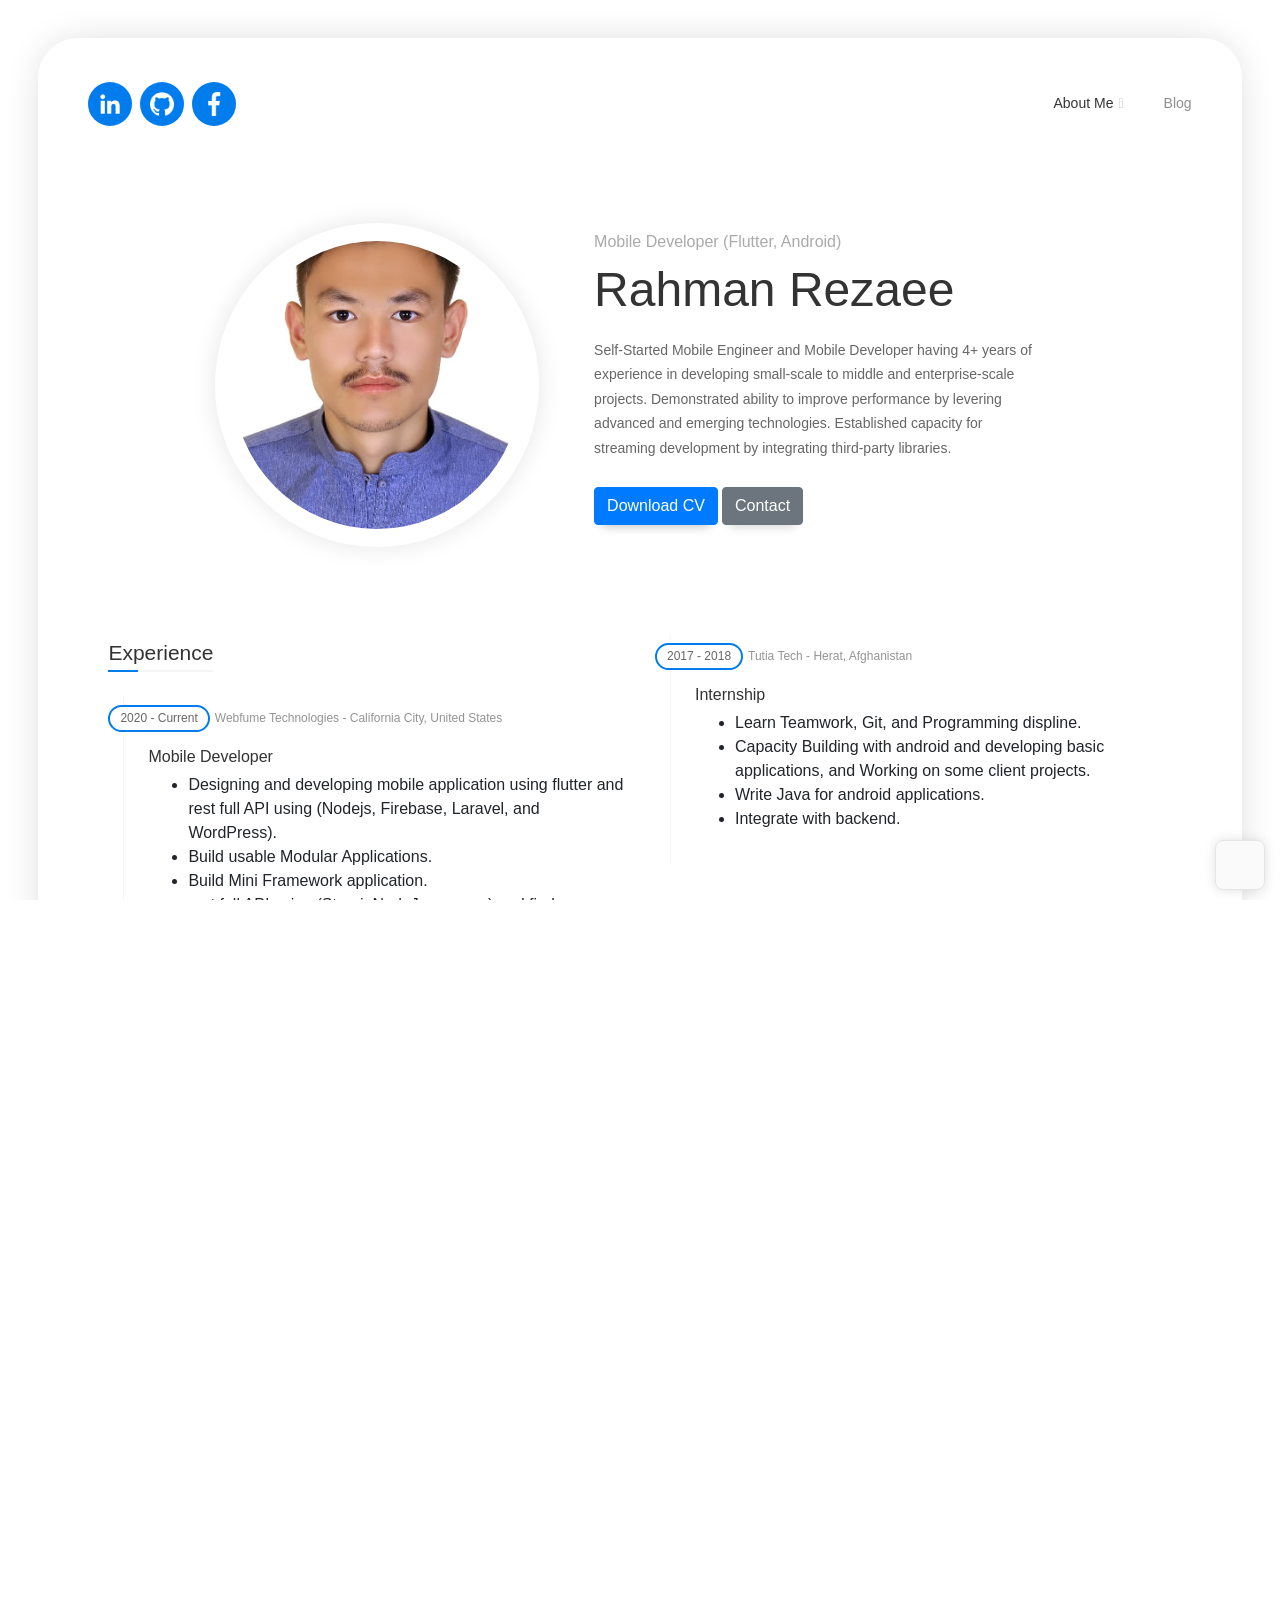
<file: index.html>
<!doctype html><html lang="en"><head><meta charset="utf-8"/><link rel="icon" href="/favicon.ico"/><meta name="viewport" content="width=device-width,initial-scale=1"/><meta name="theme-color" content="#000000"/><meta name="description" content="Rahman Rezaee - Mobile Application Developer"/><link rel="manifest" href="/manifest.json"/><title>Rahman Rezaee | Personal Website</title><script defer="defer" src="/static/js/main.2c53e7de.js"></script><link href="/static/css/main.ddeb73ff.css" rel="stylesheet"></head><body><div id="root"></div><script src="assets/js/jquery-2.1.3.min.js"></script><script src="assets/js/main.js"></script></body></html>
</file>
<file: static/css/main.ddeb73ff.css>
body{-webkit-font-smoothing:antialiased;-moz-osx-font-smoothing:grayscale;font-family:-apple-system,BlinkMacSystemFont,Segoe UI,Roboto,Oxygen,Ubuntu,Cantarell,Fira Sans,Droid Sans,Helvetica Neue,sans-serif}code{font-family:source-code-pro,Menlo,Monaco,Consolas,Courier New,monospace}html{overflow:hidden;position:fixed}body,html{height:100%;min-height:100%;width:100%}body{-webkit-overflow-scrolling:touch;background-attachment:fixed;background-color:#007ced;background-repeat:repeat;background-size:calc(100% + 25px);font-family:poppins,Helvetica,sans-serif;font-size:14px;overflow-x:hidden;overflow-y:auto;position:static}.lm-animated-bg,body{background-position:50%}.lm-animated-bg{background-repeat:no-repeat;background-size:cover;bottom:-18px;height:auto;left:-18px;position:absolute;right:-18px;top:-18px;width:auto;z-index:-1}.page-scroll{-ms-flex-align:center;align-content:stretch;align-items:center;-webkit-backface-visibility:hidden;backface-visibility:hidden;display:flex;flex-direction:column;flex-direction:row;flex-wrap:wrap;height:auto;justify-content:center;min-height:100%;vertical-align:middle;width:100%}.add-prespective{-webkit-perspective:1200px;perspective:1200px}body.ajax-page-visible{overflow:hidden}.transition{transition:all .2s}a{color:#007ced;transition:all .3s ease-in-out}a,a:hover{outline:none}a:hover{color:#ff9800}a:focus,a:hover{text-decoration:none}a:focus{outline:0}h1,h2,h3,h4,h5,h6{color:#333;font-family:poppins,Helvetica,sans-serif;font-style:normal;font-weight:600}h1{font-size:32px}h2{font-size:27px}h3{font-size:21px}h4{font-size:18px}h5{font-size:16px}h6{font-size:14px}body,p{font-family:poppins,Helvetica,sans-serif;font-style:normal;font-weight:400;line-height:1.75em}body,p{color:#666;font-size:14px}p{margin:0 0 10px}p.lead{font-size:18px;margin:25px 0}ol,ul{padding:0 0 0 40px}ol,ol ol,ol ul,ul,ul ol,ul ul{margin:1em 0}dd{margin:0 0 24px}img{-ms-interpolation-mode:bicubic;border:0;height:auto;max-width:100%;vertical-align:bottom}.mobile-visible{display:none;visibility:hidden}.mobile-hidden{display:block;visibility:visible}.form-group{margin:0 0 21.5px;position:relative}.form-control,.form-control:focus{height:42px}.form-control,.form-control:focus,.has-error .form-control,.has-error .form-control:focus,input[type=password],input[type=search],input[type=text]{background:0 0;border:2px solid #bfbfbf;border-radius:5px;box-shadow:none;color:inherit;display:block;font-family:poppins,Helvetica,sans-serif;font-size:1em;margin:0;min-width:100%;outline:none;padding:10px 25px 10px 12px;position:relative;text-align:left;width:100%}.form-control,.form-control:focus,.has-error .form-control,.has-error .form-control:focus,.header-search input.form-control,input[type=password],input[type=search],input[type=text]{-webkit-transform:translateZ(0);transform:translateZ(0)}textarea.form-control,textarea.form-control:focus{height:auto}.form-control+.form-control-border{background:0 0!important;border:2px solid #007ced;border-radius:5px;border-right-width:0;bottom:0;content:"";height:100%;left:0;opacity:0;position:absolute;right:100%;top:0;transition:all .3s ease-in-out;z-index:-1}.form-control:focus+.form-control-border{border-right-width:2px;height:100%;left:0;opacity:1;right:0;z-index:1}.has-error .form-control+.form-control-border{background-color:transparent;border-color:#ff4c4c}.form-control::-moz-placeholder{color:#adadac}.form-control:-ms-input-placeholder{color:#adadac}.form-control::-webkit-input-placeholder{color:#adadac}.form-group .help-block{background:#ff4e4e;color:#fff;display:inline-block;font-size:.93em;line-height:1.75em;margin:-2px 0 0 10px;padding:0 5px;position:absolute;z-index:1}.form-group .help-block:after{border-bottom:10px solid #ff4e4e;border-right:10px solid transparent;bottom:100%;content:" ";height:0;left:5px;position:absolute;width:0}.form-group .help-block:empty{display:none}.form-group-with-icon i{color:#d3d3d3;font-size:16px;position:absolute;right:13px;top:13px}.form-group-with-icon.form-group-focus i{color:#007ced}.form-group.form-group-w-checkbox{margin-bottom:17px;padding-bottom:8px;padding-top:0}.form-group-with-icon.form-group-w-checkbox{margin-bottom:25px;padding-left:52px;padding-top:8px}.form-group .form-control-checkbox+label,.form-group.form-group-focus .form-control-checkbox+label{display:inline;font-size:1em;left:0;opacity:1;position:relative;top:0}.form-group .form-control-checkbox,.form-group.form-group-focus .form-control-checkbox{display:inline-block;height:auto;top:2px;width:auto}.form-group.form-group-w-checkbox .help-block{left:0;margin-left:0;top:100%}.form-group.form-group-with-icon.form-group-w-checkbox .help-block{left:52px}.no-padding{padding:0}.subpage-block{margin-bottom:30px}.text-rotation{display:block}.center{text-align:center}figure{max-width:100%}.hidden{display:none;visibility:hidden}pre{word-wrap:break-word;background-color:#f5f5f5;border:1px solid #ccc;border-radius:4px;color:#333;line-height:1.42857143;margin:0 0 10px;padding:9.5px;word-break:break-all}.btn-primary,.btn-secondary,.wp-block-button .wp-block-button__link,button,input[type=button],input[type=submit]{background-color:#fff;border:2px solid #007ced;border-radius:30px;box-shadow:0 10px 10px -8px rgba(0,0,0,.22);color:#222;display:inline-block;font-family:poppins,Helvetica,sans-serif;font-size:1em;line-height:1.2;margin-bottom:.75em;margin-right:.25em;outline:0;padding:.8em 2.1em;position:relative;text-shadow:none;transition:all .3s ease-in-out}.btn-primary:last-child,.btn-secondary:last-child,.wp-block-button .wp-block-button__link:last-child,button:last-child,input[type=button]:last-child,input[type=submit]:last-child{margin-right:0}.btn-primary:focus,.btn-primary:hover,button:focus,button:hover,input[type=button]:focus,input[type=button]:hover,input[type=submit]:focus,input[type=submit]:hover{background-color:#007ced;border:2px solid #007ced;color:#fff}.btn-secondary{background-color:#fff;border-color:#d5d5d5;box-shadow:0 10px 10px -8px #d5d5d5;color:#666}.btn-secondary:focus,.btn-secondary:hover{background-color:#d5d5d5;border-color:#d5d5d5;color:#333}.mfp-container button{box-shadow:none}.border-top{border-top:2px solid #007ced}.border-bottom{border-bottom:2px solid #007ced}body>footer{bottom:0;left:0;position:fixed;right:0}body>footer .copyrights{color:#9e9e9e;display:block;font-size:12px;margin-bottom:12px;text-align:center}.alignleft{float:left;margin-right:20px}.alignright{float:right;margin-left:20px}.aligncenter{display:block;margin-left:auto;margin-right:auto}.alignfull{margin-left:-120px;margin-right:-120px;min-width:calc(100% + 240px)}.alignwide{margin-left:-60px;margin-right:-60px;min-width:calc(100% + 120px)}.wp-block-image .alignleft{margin-right:30px}.wp-block-image .alignright{margin-left:30px}blockquote.alignleft,figure.wp-caption.alignleft,img.alignleft{margin:7px 24px 7px 0}.wp-caption.alignleft{margin:7px 14px 7px 0}.wp-block-cover,.wp-block-cover-image{margin-bottom:20px}blockquote.alignright,figure.wp-caption.alignright,img.alignright{margin:7px 0 7px 24px}.wp-caption.alignright{margin:7px 0 7px 14px}.wp-caption.aligncenter,blockquote.aligncenter,img.aligncenter{margin-bottom:7px;margin-top:7px}.site-content blockquote.alignleft,.site-content blockquote.alignright{border-bottom:1px solid rgba(0,0,0,.1);border-top:1px solid rgba(0,0,0,.1);padding-top:17px;width:50%}.site-content blockquote.alignleft p,.site-content blockquote.alignright p{margin-bottom:17px}table,td,th{border:1px solid rgba(0,0,0,.1)}table{border-collapse:separate;border-spacing:0;border-width:1px 0 0 1px;margin-bottom:24px;width:100%}caption,td,th{font-weight:400;text-align:left}th{font-weight:700}td,th{border-width:0 1px 1px 0;padding:.5em}.p-10{padding-top:10px}.p-20{padding-top:20px}.p-30{padding-top:30px}.p-40{padding-top:40px}.p-50{padding-top:50px}.p-60{padding-top:60px}.p-70{padding-top:70px}.p-80{padding-top:80px}.p-90{padding-top:90px}.p-100{padding-top:100px}.no-js .preloader,.no-js .preloader-portfolio{display:none}.preloader,.preloader-portfolio{background:#fff;height:100%;left:0;position:fixed;top:0;width:100%;z-index:9999}.preloader-animation{background-color:inherit;color:inherit;left:50%;opacity:1;position:absolute;text-align:center;top:50%;-webkit-transform:translate3d(-50%,-50%,0);transform:translate3d(-50%,-50%,0);transition:opacity .3s}.preloader-spinner{-webkit-animation:sk-scaleout 1s ease-in-out infinite;animation:sk-scaleout 1s ease-in-out infinite;background-color:#007ced;border-radius:100%;height:52px;margin:100px auto;width:52px}@-webkit-keyframes sk-scaleout{0%{-webkit-transform:scale(0)}to{opacity:0;-webkit-transform:scale(1.1)}}@keyframes sk-scaleout{0%{-webkit-transform:scale(0);transform:scale(0)}to{opacity:0;-webkit-transform:scale(1.1);transform:scale(1.1)}}.page-container{-webkit-backface-visibility:hidden;backface-visibility:hidden;background-color:#fff;border-radius:40px;box-shadow:0 0 40px -10px rgba(0,0,0,.2);display:flex;flex:0 0 100%;flex-flow:column;margin:3% auto;max-width:1240px;padding:40px 70px 60px;position:relative}.transform3d{-webkit-transform:translateZ(0);transform:translateZ(0)}.flex-v-align{align-content:stretch;align-items:center;display:-ms-flexbox;display:flex;flex-direction:column;flex-direction:row;flex-wrap:wrap;height:100%;justify-content:center;margin:0;min-height:100%;text-align:center;vertical-align:middle;width:100%}.flex-direction-reverse{flex-direction:row-reverse}.fw-section-fluid{margin:0 -70px;padding:0 45px;width:calc(100% + 140px)}@media only screen and (max-width:991px){.fw-section-fluid{margin:0 -40px;padding:0 25px;width:calc(100% + 80px)}}.animated{-webkit-animation-duration:1s;animation-duration:1s;-webkit-animation-fill-mode:both;animation-fill-mode:both}@-webkit-keyframes fadeInLeft{0%{opacity:0;-webkit-transform:translate3d(-100%,0,0);transform:translate3d(-100%,0,0)}to{opacity:1;-webkit-transform:none;transform:none}}@keyframes fadeInLeft{0%{opacity:0;-webkit-transform:translate3d(-100%,0,0);transform:translate3d(-100%,0,0)}to{opacity:1;-webkit-transform:none;transform:none}}.fadeInLeft{-webkit-animation-name:fadeInLeft;animation-name:fadeInLeft}@-webkit-keyframes fadeOutLeft{0%{opacity:1}to{opacity:0;-webkit-transform:translate3d(-100%,0,0);transform:translate3d(-100%,0,0)}}@keyframes fadeOutLeft{0%{opacity:1}to{opacity:0;-webkit-transform:translate3d(-100%,0,0);transform:translate3d(-100%,0,0)}}.fadeOutLeft{-webkit-animation-name:fadeOutLeft;animation-name:fadeOutLeft}@-webkit-keyframes flipInLeft{0%{opacity:.2;-webkit-transform:translateZ(-1000px) rotateY(-90deg)}}@keyframes flipInLeft{0%{opacity:.2;-webkit-transform:translateZ(-1000px) rotateY(-90deg);transform:translateZ(-1000px) rotateY(-90deg)}}.transition-flip-in-right{-webkit-animation:flipInLeft .5s ease-out both;animation:flipInLeft .5s ease-out both;-webkit-transform-origin:50% 50%;transform-origin:50% 50%}.transition-swap{-webkit-animation-name:swap;animation-name:swap}@-webkit-keyframes swap{0%{opacity:0;-webkit-transform:scale(0) translate(0);transform:scale(0) translate(0);-webkit-transform-origin:0 100%;transform-origin:0 100%}to{opacity:1;-webkit-transform:scale(1) translate(0);transform:scale(1) translate(0);-webkit-transform-origin:100% 100%;transform-origin:100% 100%}}@keyframes swap{0%{opacity:0;-webkit-transform:scale(0) translate(0);transform:scale(0) translate(0);-webkit-transform-origin:0 100%;transform-origin:0 100%}to{opacity:1;-webkit-transform:scale(1) translate(0);transform:scale(1) translate(0);-webkit-transform-origin:100% 100%;transform-origin:100% 100%}}.transition-vanish-in{-webkit-animation-name:vanishIn;animation-name:vanishIn}@-webkit-keyframes vanishIn{0%{-webkit-filter:blur(90px);filter:blur(90px);opacity:0;-webkit-transform:scale(2);transform:scale(2);-webkit-transform-origin:50% 50%;transform-origin:50% 50%}to{-webkit-filter:blur(0);filter:blur(0);opacity:1;-webkit-transform:scale(1);transform:scale(1);-webkit-transform-origin:50% 50%;transform-origin:50% 50%}}@keyframes vanishIn{0%{-webkit-filter:blur(90px);filter:blur(90px);opacity:0;-webkit-transform:scale(2);transform:scale(2);-webkit-transform-origin:50% 50%;transform-origin:50% 50%}to{-webkit-filter:blur(0);filter:blur(0);opacity:1;-webkit-transform:scale(1);transform:scale(1);-webkit-transform-origin:50% 50%;transform-origin:50% 50%}}.transition-puff-in{-webkit-animation-name:puffIn;animation-name:puffIn}@-webkit-keyframes puffIn{0%{-webkit-filter:blur(2px);filter:blur(2px);opacity:0;-webkit-transform:scale(2);transform:scale(2);-webkit-transform-origin:50% 50%;transform-origin:50% 50%}to{-webkit-filter:blur(0);filter:blur(0);opacity:1;-webkit-transform:scale(1);transform:scale(1);-webkit-transform-origin:50% 50%;transform-origin:50% 50%}}@keyframes puffIn{0%{-webkit-filter:blur(2px);filter:blur(2px);opacity:0;-webkit-transform:scale(2);transform:scale(2);-webkit-transform-origin:50% 50%;transform-origin:50% 50%}to{-webkit-filter:blur(0);filter:blur(0);opacity:1;-webkit-transform:scale(1);transform:scale(1);-webkit-transform-origin:50% 50%;transform-origin:50% 50%}}.transition-space-in-right{-webkit-animation-name:spaceInRight;animation-name:spaceInRight}@-webkit-keyframes spaceInRight{0%{opacity:0;-webkit-transform:scale(.2) translate(200%);transform:scale(.2) translate(200%);-webkit-transform-origin:100% 50%;transform-origin:100% 50%}to{opacity:1;-webkit-transform:scale(1) translate(0);transform:scale(1) translate(0);-webkit-transform-origin:100% 50%;transform-origin:100% 50%}}@keyframes spaceInRight{0%{opacity:0;-webkit-transform:scale(.2) translate(200%);transform:scale(.2) translate(200%);-webkit-transform-origin:100% 50%;transform-origin:100% 50%}to{opacity:1;-webkit-transform:scale(1) translate(0);transform:scale(1) translate(0);-webkit-transform-origin:100% 50%;transform-origin:100% 50%}}.transition-twister-in-up{-webkit-animation-name:twisterInUp;animation-name:twisterInUp}@-webkit-keyframes twisterInUp{0%{opacity:0;-webkit-transform:scale(0) rotate(1turn) translateY(100%);transform:scale(0) rotate(1turn) translateY(100%);-webkit-transform-origin:100% 0;transform-origin:100% 0}30%{-webkit-transform:scale(0) rotate(1turn) translateY(100%);transform:scale(0) rotate(1turn) translateY(100%);-webkit-transform-origin:100% 0;transform-origin:100% 0}to{opacity:1;-webkit-transform:scale(1) rotate(0deg) translateY(0);transform:scale(1) rotate(0deg) translateY(0);-webkit-transform-origin:0 0;transform-origin:0 0}}@keyframes twisterInUp{0%{opacity:0;-webkit-transform:scale(0) rotate(1turn) translateY(100%);transform:scale(0) rotate(1turn) translateY(100%);-webkit-transform-origin:100% 0;transform-origin:100% 0}30%{-webkit-transform:scale(0) rotate(1turn) translateY(100%);transform:scale(0) rotate(1turn) translateY(100%);-webkit-transform-origin:100% 0;transform-origin:100% 0}to{opacity:1;-webkit-transform:scale(1) rotate(0deg) translateY(0);transform:scale(1) rotate(0deg) translateY(0);-webkit-transform-origin:0 0;transform-origin:0 0}}.header{display:block;padding-bottom:40px;position:relative;width:100%}@media only screen and (min-width:991px){.header{margin-left:-20px;width:calc(100% + 40px)}}.header.fixed{background-color:#fff;left:0;margin:0 auto;max-width:1240px;padding:20px 50px;position:fixed;right:0;top:0}.text-logo{float:left}.text-logo a{display:block;outline:0}.text-logo a:focus{outline:0}.logo-symbol{align-items:center;background-color:#007ced;border-radius:100px;color:#fff;display:flex!important;float:left;font-size:28px;font-weight:800;height:44px;justify-content:center;line-height:44px;margin-right:8px;margin-top:4px;padding:10px;text-align:center;width:44px}.logo-text{color:#222;float:left;font-size:20px;font-weight:600;line-height:50px}.logo-text span{font-weight:400}.header-image{float:left;margin-right:10px}.site-nav{float:right}.site-main-menu{list-style:none;margin:0;padding:0;position:relative;z-index:99}.site-main-menu li{color:#333;display:inline-block;margin-right:40px;position:relative;text-decoration:none}.site-main-menu li:last-child{margin-right:0}.site-main-menu li a{color:#333;font-size:14px;line-height:50px;opacity:.55;text-decoration:none}.site-main-menu li.current-menu-item>a,.site-main-menu li.current-menu-parent>a,.site-main-menu li:hover>a{opacity:1}@media only screen and (min-width:992px){.site-main-menu li:hover>.sub-menu{opacity:1;top:100%;visibility:visible}.site-main-menu .sub-menu{background-color:#fff;border-radius:8px;box-shadow:0 0 20px 0 rgba(0,0,0,.1);display:block;left:-23px;margin:0;max-width:none;opacity:0;padding:20px 23px;position:absolute;top:100px;transition:all .25s ease-in-out;visibility:hidden;width:auto}.site-main-menu li:last-child>.sub-menu{left:auto;right:0}.sub-menu li{display:block;margin:0 0 12px;padding:0}.sub-menu li:last-child{margin-bottom:0}.sub-menu li a{display:block;line-height:1.6em;opacity:.5;width:-webkit-max-content;width:max-content}.sub-menu li a:hover,.sub-menu li.current-menu-item a{opacity:1}.site-main-menu .menu-item-has-children>a:after{text-rendering:auto;-moz-osx-font-smoothing:grayscale;-webkit-font-smoothing:antialiased;background-color:transparent;content:"\f107";display:inline-block;font-family:font awesome\ 5 free;font-style:normal;font-weight:700;margin-left:5px;opacity:.3}}.page-title{background-color:#fdfdfd;border-bottom:2px solid #f2f2f2;border-top:2px solid #f2f2f2;display:block;margin-bottom:65px;margin-left:-70px;margin-right:-70px;padding:65px 70px;position:relative;text-align:left}.list-view .page-title{margin-bottom:35px}.page-title h1{font-size:44px;font-weight:600;margin:0}.page-title .page-subtitle{display:inline-block;position:absolute;right:70px;top:0}.page-title .page-subtitle h4{color:#aaa;font-size:14px;font-weight:400;margin:1.33em 0}.page-layout{height:100%;min-height:100%;position:relative}.page-header{margin-top:0}.content-page-with-sidebar .page-content{width:100%}.blog-sidebar{background-color:#fcfcfc;box-shadow:none;display:block;float:none;height:100%;opacity:1;padding:0;position:fixed;right:-310px;top:0;transition:all .66s ease-in-out;visibility:visible;width:310px;z-index:101}.hidden-sidebar{opacity:0;visibility:hidden}.blog-sidebar .blog-sidebar-content{height:100%;opacity:0;overflow:auto;padding:15px;transition:all .66s ease-in-out;visibility:hidden}.blog-sidebar.open .blog-sidebar-content{opacity:1;visibility:visible}.blog-sidebar.open{box-shadow:0 0 20px 5px rgba(0,0,0,.08);right:0}.sidebar-toggle{background-color:#fcfcfc;border:2px solid #eee;border-bottom-left-radius:10px;border-right-width:0;border-top-left-radius:10px;cursor:pointer;font-size:19px;height:48px;left:-48px;line-height:46px;text-align:center;top:83px;transition:.5s ease-in-out;width:48px}.sidebar-toggle,.sidebar-toggle span{display:block;position:absolute;-webkit-transform:rotate(0deg);transform:rotate(0deg)}.sidebar-toggle span{background:#666;border-radius:5px;height:3px;left:17px;opacity:1;transition:.25s ease-in-out;width:40%}.sidebar-toggle span:before{background-color:#666;border-radius:5px;content:"";height:3px;left:-4px;position:absolute;width:3px}.sidebar-toggle.open span:before{left:-2px}.sidebar-toggle span:first-child{top:14px;-webkit-transform-origin:left center;transform-origin:left center}.sidebar-toggle span:nth-child(2){top:20px;-webkit-transform-origin:left center;transform-origin:left center}.sidebar-toggle span:nth-child(3){top:26px;-webkit-transform-origin:left center;transform-origin:left center}.sidebar-toggle.open span:first-child{top:15px;-webkit-transform:rotate(45deg);transform:rotate(45deg)}.sidebar-toggle.open span:nth-child(2){opacity:0;width:0}.sidebar-toggle.open span:nth-child(3){top:26px;-webkit-transform:rotate(-45deg);transform:rotate(-45deg)}.list-view .paging-navigation{margin-left:30px;margin-right:30px;padding-left:0;padding-right:0}.block-title h2,h3.comment-reply-title{display:inline-block;font-size:21px;margin:0 0 30px;padding-bottom:7px;position:relative;z-index:1}.block-title h2:after,h3.comment-reply-title:after{background-color:#007ced;bottom:0;content:"";display:block;height:2px;position:absolute;width:30px}.block-title h2:before,h3.comment-reply-title:before{background-color:#f5f5f5;bottom:0;content:"";display:block;height:2px;position:absolute;width:100%}.block-title h3 span{color:#007ced}.custom-page-content .block{margin-bottom:30px}.custom-page-content .page-content{background-color:#fff}.lmpixels-scroll-to-top{background-color:#fafafa;border:1px solid #e5e5e5;border-radius:8px;bottom:10px;box-shadow:0 0 12px 0 rgba(0,0,0,.12);color:#333;cursor:pointer;display:inline-block;font-size:24px;height:50px;line-height:50px;opacity:1;padding:0;position:fixed;right:15px;text-align:center;transition:all .2s ease-in-out;visibility:visible;width:50px;z-index:100}.lmpixels-scroll-to-top:hover{color:#0099e5}.lmpixels-scroll-to-top.hidden-btn{opacity:0;visibility:hidden}.home-content{margin:5% 10%}.home-text{padding-right:10px;text-align:left}.home-text.hp-left{padding-left:25px;padding-right:0}.home-text h1{font-size:48px;line-height:56px;margin-bottom:20px;margin-top:0}.home-text h4{color:#aaa;font-size:16px;font-weight:300;margin-bottom:10px}.home-photo{background-color:#fff;border:18px solid #fff;border-radius:1000px;box-shadow:0 0 25px 0 rgba(0,0,0,.1);display:block;overflow:hidden;padding-bottom:calc(100% - 36px);position:relative;width:100%}.home-photo .hp-inner{background-position:50%;background-repeat:no-repeat;background-size:cover;bottom:-18px;display:block;height:auto;left:-18px;position:absolute;right:-18px;top:-18px;width:auto}.home-buttons{margin-top:27px}@media only screen and (max-width:1100px){.home-content{margin:5% 0}}@media only screen and (max-width:767px){.home-photo{margin:30px auto;padding-bottom:calc(60% - 36px);width:60%}.home-text{padding-right:0}.home-text.hp-left{padding-left:0}.home-buttons,.home-text h1,.home-text h4{text-align:center}}@media only screen and (max-width:648px){.home-photo,.home-photo.hp-left{padding-bottom:calc(70% - 36px);width:70%}}@media only screen and (max-width:500px){.home-photo,.home-photo.hp-left{padding-bottom:calc(90% - 36px);width:90%}.home-text h1{font-size:36px;line-height:42px}.home-text h4{font-size:14px}}.info-list{display:inline-block;list-style:none;margin:0;padding:0}.info-list li{margin:6px 0;text-align:left}.info-list li .title{display:inline-block;font-family:Poppins,Helvetica,sans-serif;font-weight:600;margin-right:15px}.info-list li .title:after{background-color:#007ced;content:"";display:block;height:2px;width:100%}.info-list li .value{display:inline-block}.social-links-block{margin:25px 0 5px}ul.social-links{display:block;list-style:none;margin:0;padding:0;text-align:left}ul.social-links li{display:inline-block;margin:0;padding:0}ul.social-links li a{background-color:transparent;border:1px solid #e0e0e0;color:#9e9e9e;display:inline-block;height:34px;line-height:34px;margin:0 1px 5px;text-align:center;vertical-align:middle;width:34px}ul.social-links li a:hover{color:#212121}ul.social-links li a i{font-size:16px;line-height:32px}ul.social-links li a img{line-height:100%;vertical-align:text-bottom}ul.social-links li:last-child a{margin-right:0}.single-page-content.start-page-template .content-area{position:static}@media (-ms-high-contrast:active),(-ms-high-contrast:none){.start-page .section-inner.vcentered .mask{height:100vh}}.info-block-w-icon{display:table;margin:0;padding:0 10px 30px 0;position:relative;text-align:left;width:100%}.info-block-w-icon .ci-icon{display:table-cell;padding:0 10px 5px 0;position:relative;width:44px}.info-block-w-icon .ci-text{display:table-cell;padding:0 0 0 15px;position:relative;vertical-align:middle}.info-block-w-icon .ci-text h4{margin:7px 0}.info-block-w-icon .ci-text p{font-size:.92em}.info-block-w-icon .ci-text p:last-child{margin-bottom:0}.info-block-w-icon i{color:#007ced;display:table-cell;font-size:33px;position:relative}.info-block-w-icon img{max-width:54px;position:relative}.timeline-item{padding:25px 0 20px 40px;position:relative}.timeline-item:before{bottom:5px;height:100%;width:1px}.timeline-item:after,.timeline-item:before{background-color:#f5f6f9;content:"";display:block;left:15px;position:absolute}.timeline-item:after{bottom:3px;height:1px;width:calc(100% - 15px)}.timeline-item:first-child{padding-top:3px}.timeline-item:last-child:after{display:none}.timeline-item:last-child{margin-bottom:30px}.timeline-item h5.item-period{background-color:#fff;border:2px solid #007ced;border-radius:30px;color:#666;display:inline-block;font-size:12px;font-weight:500;line-height:23px;margin:0 0 5px -40px;padding:0 10px;position:relative}.timeline-item .item-company{color:#666;display:inline-block;font-size:12px;margin-left:5px;opacity:.7}.timeline-item .item-title{font-size:16px;margin:10px 0 7px}.timeline-item p{font-size:.92em}.certificate-item{border:2px solid #e5e5e5;border-radius:8px;display:table;margin-bottom:20px;position:relative;table-layout:fixed;transition:all .2s ease-in-out;width:100%}.certificate-item:hover{-o-box-shadow:0 12px 17px rgba(0,0,0,.12);box-shadow:0 12px 17px rgba(0,0,0,.12);-webkit-transform:translateY(-5px);transform:translateY(-5px)}.certi-logo{background-color:#f5f5f5;border-bottom-left-radius:6px;border-top-left-radius:6px;display:table-cell;height:100%;padding:25px;vertical-align:middle;width:120px}.certi-logo img{display:block;max-width:100%}.certi-content{display:table-cell;padding:20px 25px;vertical-align:middle;width:100%}.certi-title h4{font-size:16px;margin:0 0 5px}.certi-id{color:#777;font-size:.9em}.certi-date{color:#777;font-size:.7em;opacity:.7}.skills-info.skills-first-style{margin-bottom:30px}.skills-info.skills-first-style h4{float:left;font-size:13px;line-height:1.1em;margin:0 0 4px;position:relative}.skills-first-style .skill-container{background-color:transparent;border:2px solid #e5e5e5;border-radius:8px;box-sizing:border-box;height:12px;margin-bottom:15px;position:relative;width:100%}.skills-first-style .skill-value{color:#888;float:right;font-size:11px;line-height:1.1em;margin:0 0 4px;position:relative}.skills-first-style .skill-percentage{background-color:#007ced;border:2px solid #fff;border-radius:9px;height:8px;padding:0}.service-block{margin-bottom:30px;padding:0;text-align:center}.service-block img{margin:0 0 18px;max-height:74px;max-width:100px}.service-icon{background-color:#007ced;border-radius:100px;color:#fff;display:block;font-size:48px;height:80px;line-height:80px;margin:5px auto 0;transition:all .3s ease-in-out;width:80px}.service-icon:hover{-o-box-shadow:0 7px 12px rgba(0,0,0,.15);box-shadow:0 7px 12px rgba(0,0,0,.15);-webkit-transform:translateY(-7px);transform:translateY(-7px)}.testimonial-item{margin-bottom:10px;padding:30px}.testimonial-content{background-color:#fff;border:2px solid #e5e5e5;border-radius:8px;padding:30px 20px 20px 60px;position:relative;transition:all .25s ease-in-out}.testimonial-picture{display:block;height:80px;left:-30px;position:absolute;top:-30px;width:80px}.testimonial-picture img{border-radius:80px;display:inline-block}.testimonial-text p{font-style:italic}.testimonial-author-info{margin-top:15px}.testimonial-author{font-size:.9em;margin:0 0 2px}.testimonial-firm{color:#bbb;font-size:.8em;margin:0}.testimonial-icon{bottom:46px;color:#e5e5e5;display:block;font-size:20px;left:20px;line-height:20px;position:absolute}.testimonial-icon-big{bottom:-24px;color:#f5f5f5;display:block;font-size:44px;line-height:44px;position:absolute;right:-24px;z-index:-1}.client-block{margin-bottom:30px;opacity:.7;padding:5px 0;text-align:center;transition:all .2s ease-in-out}.client-block:hover{opacity:1}.client-block img{margin:0 auto;max-width:80px}.clients.owl-carousel .client-block{margin-bottom:15px;padding:10px 15px 15px}.clients.owl-carousel .owl-item img{display:block;max-width:100px;width:100%}.clients.owl-carousel .owl-dots,.testimonials.owl-carousel .owl-dots{position:relative;text-align:center;width:100%}.clients.owl-carousel .owl-dot,.testimonials.owl-carousel .owl-dot{display:inline-block;margin:3px 0}.clients.owl-carousel .owl-dot span,.testimonials.owl-carousel .owl-dot span{background-color:#d5d5d5;border-radius:3px;display:block;height:3px;margin:4px;transition:all .25s ease-in-out;width:20px}.clients.owl-carousel .owl-dot.active span,.clients.owl-carousel .owl-dot:hover span,.testimonials.owl-carousel .owl-dot.active span,.testimonials.owl-carousel .owl-dot:hover span{background-color:#007ced}.clients.owl-carousel .owl-dot.active span,.testimonials.owl-carousel .owl-dot.active span{background-color:#007ced;width:30px}.lm-info-block{background:#fff;border:2px solid #e5e5e5;border-radius:10px;box-shadow:none;display:block;margin:0 0 15px;overflow:hidden;padding:25px 10px 15px;position:relative;text-align:center;transition:all .2s ease-in-out;width:100%}.lm-info-block:hover{-o-box-shadow:0 12px 17px rgba(0,0,0,.12);box-shadow:0 12px 17px rgba(0,0,0,.12);-webkit-transform:translateY(-5px);transform:translateY(-5px)}.lm-info-block.gray-bg{background-color:#fcfcfc}.lm-info-block h4{font-size:16px;margin:15px}.lm-info-block i{color:#007ced;font-size:33px;height:33px;margin-bottom:6px;position:relative;width:33px}.lm-info-block .lm-info-block{color:#007ced;display:block;font-size:24px;font-weight:400;margin:10px 0}.lm-info-block-value{color:#d5d5d5;display:block;font-size:48px;line-height:52px;margin:15px 0 10px}.lm-info-block-text{display:block}.portfolio-filters{list-style:none;margin:0 0 2em;padding:0;text-align:right}.portfolio-filters li{display:inline-block}.portfolio-filters li a,.portfolio-filters li a:hover,.portfolio-filters li a:not([href]){color:#222;cursor:pointer;font-size:12px;line-height:1.5;opacity:.5;padding:3px 14px;text-decoration:none}.portfolio-filters li a:hover,.portfolio-filters li.active a,.portfolio-filters li.active a:hover{opacity:1}.pf-load-more{margin-top:40px}.portfolio-grid{margin-left:-8px;margin-right:-8px}.portfolio-grid figure{border-radius:12px;float:left;margin:8px;overflow:hidden;position:relative;width:33.33333%}.portfolio-grid.one-column figure{width:100%}.portfolio-grid.two-columns figure{width:calc(50% - 16px)}.portfolio-grid.three-columns figure{width:calc(33.33333% - 16px)}.portfolio-grid.four-columns figure{width:calc(25% - 16px)}.portfolio-grid.five-columns figure{width:calc(20% - 16px)}.portfolio-grid img{width:100%}.portfolio-grid figure a,.portfolio-grid img,.portfolio-rid figure img{display:block;position:relative}.portfolio-grid figure img{transition:all .3s ease-in-out}.portfolio-grid figure:hover img{-webkit-transform:scale(1.2);transform:scale(1.2)}.portfolio-grid figure a{bottom:0;left:0;position:absolute;right:0;top:0;z-index:3}.portfolio-item-img{-webkit-backface-visibility:hidden;-moz-backface-visibility:hidden;border-radius:8px;overflow:hidden;position:relative;-webkit-transform:translateZ(0);-moz-transform:translateZ(0)}.portfolio-grid figure .portfolio-item-img:after{background-color:rgba(0,0,0,.06);bottom:0;content:"";left:0;opacity:0;position:absolute;right:0;top:0;transition:all .3s ease-in-out}.portfolio-grid figure:hover .portfolio-item-img:after{opacity:1}.portfolio-item-desc{margin-top:12px}.portfolio-item-desc h4{margin-bottom:0}.portfolio-item-desc small{color:#888}.portfolio-grid figure i{background-color:#fff;border-radius:5px;bottom:20px;color:#007ced;display:inline-block;font-size:16px;height:30px;line-height:30px;opacity:0;position:absolute;right:20px;text-align:center;transition:all .3s ease-in-out;width:30px}.portfolio-grid.five-columns figure i{bottom:10px;right:10px}.portfolio-grid figure .name{background-color:#fff;border-radius:5px;display:inline-block;font-size:14px;left:20px;line-height:1.2;margin:0;max-width:calc(100% - 67px);padding:4px 10px;position:absolute;top:20px}.portfolio-grid.five-columns figure .name{font-size:13px;left:10px;top:10px}.portfolio-grid figure .category{background-color:#fff;border-radius:5px;bottom:20px;color:#222;display:inline-block;font-size:11px;left:20px;line-height:1.2em;opacity:0;padding:3px 7px;position:absolute;transition:all .3s ease-in-out}.portfolio-grid.five-columns figure .category{bottom:10px;left:10px}.portfolio-grid figure:hover .category,.portfolio-grid figure:hover i{opacity:1}.load-more-btn-container{text-align:center}.blog-masonry{margin:0 -1em .5em}.blog-masonry.one-column .item{padding:0 1em 2em;width:100%}.blog-masonry.two-columns .item{float:left;padding:0 1em 2em;width:50%}.blog-masonry.three-columns .item{float:left;padding:0 1em 2em;width:33.333333%}.blog-card{display:block;padding:0;position:relative}.blog-card .post-image{margin:0;width:100%}.blog-card .media-block{-webkit-backface-visibility:hidden;-moz-backface-visibility:hidden;border-bottom:0;border-radius:10px;overflow:hidden;-webkit-transform:translateZ(0);-moz-transform:translateZ(0)}.blog-card .media-block img{transition:all .3s ease-in-out}.blog-card .media-block:hover img{-webkit-transform:scale(1.1);transform:scale(1.1)}.blog-card .post-without-f-image{background-color:#f5f5f5;padding-bottom:46.875%;width:100%}.blog-card .post-info{padding:10px 0 15px}.blog-card .blog-item-title{margin:5px 0 0}.blog-card .post-meta{margin:0;padding:1em}.blog-card .category{left:12px;position:absolute;top:12px;z-index:3}.blog-card .category a{background:#fff;border-radius:3px;color:#222;font-size:11px;line-height:1.2em;padding:3px 7px;position:relative}.blog-card .post-date{color:#888;display:inline-block;font-size:11px;font-weight:400;line-height:1.1em}.blog-card .media-block{position:relative}.sticky-badge{background-color:#fff;border-radius:3px;color:#888;font-size:12px;height:18px;line-height:18px;padding:0;position:absolute;right:10px;text-align:center;top:10px;width:18px;z-index:3}.blog-card .media-block a .mask{-webkit-font-feature-settings:normal;font-feature-settings:normal;-webkit-font-smoothing:antialiased;-moz-osx-font-smoothing:grayscale;background:#4f565e;background:rgba(0,0,0,.12);bottom:0;display:inline-block;font-family:linearicons-free;font-style:normal;font-variant:normal;font-weight:400;left:0;line-height:1;opacity:0;position:absolute;text-transform:none;top:0;transition:all .2s ease-in-out;visibility:hidden;width:100%}.blog-card .media-block a .mask:after{color:#fff;content:"\e828";font-size:44px;left:50%;line-height:44px;margin:-22px 0 0 -22px;position:absolute;text-align:center;top:50%;width:44px}.blog-card .media-block:hover a .mask{opacity:1;visibility:visible}.blog-card ul.category li a{color:#888;font-size:12px;font-weight:300}.blog-card .post-meta .item,.post-meta .item a{color:#a6a6a6}.post-meta .item{display:inline-block;font-size:13px;margin-right:10px}.post-meta .item:before{padding-right:5px}.g-recaptcha{margin-bottom:20px}.map{height:150px;margin:0 0 50px;width:100%}.controls.two-columns .left-column{float:left;margin-right:3%;width:47%}.controls.two-columns .right-column{float:right;width:50%}.testimonials{width:100%}.clients.owl-carousel .owl-nav,.testimonials.owl-carousel .owl-nav{bottom:5px;position:absolute;right:0;text-align:right}.clients.owl-carousel .owl-nav .owl-prev,.testimonials.owl-carousel .owl-nav .owl-prev{margin-right:3px}.clients.owl-carousel .owl-nav .owl-next,.clients.owl-carousel .owl-nav .owl-prev,.testimonials.owl-carousel .owl-nav .owl-next,.testimonials.owl-carousel .owl-nav .owl-prev{-moz-osx-font-smoothing:grayscale;-webkit-font-smoothing:antialiased;-webkit-font-feature-settings:normal;font-feature-settings:normal;text-rendering:auto;background-color:#fff;border:1px solid #e5e5e5;display:inline-block;font-family:font awesome\ 5 free;font-style:normal;font-variant:normal;font-weight:900;transition-duration:.2s}.clients.owl-carousel .owl-nav .owl-next:hover,.clients.owl-carousel .owl-nav .owl-prev:hover,.testimonials.owl-carousel .owl-nav .owl-next:hover,.testimonials.owl-carousel .owl-nav .owl-prev:hover{background-color:#007ced;border-color:#007ced;color:#fff}.clients.owl-carousel .owl-nav .owl-next:before,.clients.owl-carousel .owl-nav .owl-prev:before,.testimonials.owl-carousel .owl-nav .owl-next:before,.testimonials.owl-carousel .owl-nav .owl-prev:before{cursor:pointer;display:block;font-size:11px;height:22px;line-height:22px;margin:2px;position:relative;text-align:center;width:22px}.clients.owl-carousel .owl-nav .owl-prev:before,.testimonials.owl-carousel .owl-nav .owl-prev:before{content:"\f053"}.clients.owl-carousel .owl-nav .owl-next:before,.testimonials.owl-carousel .owl-nav .owl-next:before{content:"\f054"}.portfolio-page-carousel{overflow:hidden}.portfolio-page-carousel .owl-nav{-webkit-tap-highlight-color:transparent;margin-top:-22px;position:absolute;text-align:center;top:50%;width:100%}.portfolio-page-carousel .owl-nav [class*=owl-]{background:#fff;color:#9e9e9e;cursor:pointer;display:inline-block;height:44px;margin:0;padding:0;transition:all .3s ease-in-out;width:44px}.portfolio-page-carousel .owl-nav [class*=owl-]:before{display:block;font-family:linearicons-free;font-size:30px;line-height:44px}.portfolio-page-carousel .owl-nav .owl-prev{left:0;margin-left:-50px;position:absolute}.portfolio-page-carousel:hover .owl-nav .owl-prev{margin-left:0}.portfolio-page-carousel .owl-nav .owl-next{margin-right:-50px;position:absolute;right:0}.portfolio-page-carousel:hover .owl-nav .owl-next{margin-right:0}.portfolio-page-carousel .owl-nav .owl-prev:before{content:"\e875"}.portfolio-page-carousel .owl-nav .owl-next:before{content:"\e876"}.portfolio-page-carousel .owl-dots{-webkit-tap-highlight-color:transparent;bottom:0;display:inline-block;margin:0 10px 5px;position:absolute;right:0;text-align:center}.portfolio-page-carousel .owl-dots .owl-dot{display:inline-block}.portfolio-page-carousel .owl-dots .owl-dot.active span,.portfolio-page-carousel .owl-dots .owl-dot:hover span{background:#9e9e9e}.portfolio-page-carousel .owl-dots .owl-dot span{-webkit-backface-visibility:visible;background:#f5f5f5;border:2px solid #9e9e9e;border-radius:30px;display:block;height:12px;margin:5px;transition:opacity .2s ease;width:12px}.page-ajax-loaded:empty{display:none!important}.page-portfolio-loaded{background-color:#fff;bottom:0;left:0;overflow:hidden;position:fixed;right:0;top:0;z-index:1003}.page-portfolio-loaded .preloader{background-color:#fff}.page-portfolio-loaded>article,.page-portfolio-loaded>article>div{height:100%}.page-portfolio-loaded>article .entry-content{padding-bottom:0}.page-portfolio-loaded .ajax-page-content{height:100%;overflow-x:hidden;overflow-y:auto}.page-portfolio-loaded .ajax-page-wrapper{margin:0 auto;max-width:1170px;padding:20px 60px 50px}.ajax-page-nav{float:right;margin-bottom:10px;text-align:right}.ajax-page-nav>div.nav-item{display:inline-block;margin:0 3px;position:relative}.ajax-page-nav>div.nav-item a{background-color:#fafafa;border-radius:5px;color:#888;display:inline-block;height:40px;text-align:center;width:40px}.ajax-page-nav>div.nav-item a:hover{background-color:#007ced;color:#fff}.ajax-page-nav>div.nav-item a i{font-size:22px;line-height:40px}.ajax-page-title{padding-bottom:50px;padding-top:50px;text-align:left}.ajax-page-title h1{display:inline-block;margin:0}.portfolio-page-page-content img{max-width:100%}.ajax-page-content .embed-video,.ajax-page-content .single-image,.portfolio-page-image,.portfolio-page-video{margin-bottom:30px;margin-top:30px;position:relative;width:100%}.portfolio-page-carousel,.portfolio-page-image,.portfolio-page-video{margin-bottom:30px;position:relative;width:100%}.ajax-page-wrapper .portfolio-grid{margin-bottom:25px}.project-description{background-color:#fefefe;border:2px solid #eee;border-radius:15px;display:block;margin-left:20px;padding:25px 30px;position:relative}.ajax-page-wrapper .block-title h3{font-size:18px;margin-bottom:15px}.entry-content .ajax-page-content .project-general-info p{font-size:1em;margin:0}.project-general-info{list-style:none;margin:0 0 15px;padding:0}.project-general-info li{margin:0 0 10px}.project-general-info .fa{color:#007ced;margin-right:5px}.project-general-info p{margin:0}.share-buttons{margin:25px 0 0}.share-buttons a{background-color:transparent;border:0;color:#888;display:inline-block;height:28px;margin:0 3px 0 0;padding:0;text-align:center;width:28px}.ajax-page-content .share-buttons a{margin:0 7px 0 0}.share-buttons a:hover{color:#007ced}.share-buttons a:last-child{margin-right:0}.share-buttons a i{font-size:16px;line-height:26px}.tags-block{margin:25px 0 0}.tags{list-style:none;margin:0;padding:0}.tags a,.tags>li{display:inline-block}.tags a{background-color:#fff;border:2px solid #e5e5e5;border-radius:3px;color:#666;font-size:12px;line-height:1.5em;margin:3px 2px 2px;padding:2px 7px}.tags a:first-child{margin-left:0}.mask-gallery-grid{-webkit-font-feature-settings:normal;font-feature-settings:normal;-webkit-font-smoothing:antialiased;-moz-osx-font-smoothing:grayscale;background:#4f565e;background:rgba(79,86,94,.6);border:3px solid transparent;bottom:0;display:inline-block;font-family:font awesome\ 5 free;font-style:normal;font-variant:normal;font-weight:400;left:0;line-height:1;opacity:0;position:absolute;text-transform:none;top:0;transition:all .2s ease-in-out;visibility:hidden;width:100%}.mask-gallery-grid:after{color:#fff;content:"\f00e";font-size:40px;left:50%;line-height:40px;margin:-20px 0 0 -20px;position:absolute;text-align:center;top:50%;width:40px}.portfolio-grid figure:hover .mask-gallery-grid{opacity:1;visibility:visible}.single-page-content .content-area{height:auto;margin:0 auto;min-height:100%;position:relative;width:100%}.list-view .single-page-content .content-area:not(.projects-grid) .page-content{padding:0 0 20px}.single-post .site-content .post-content{background-color:#fff;padding-left:50px;padding-right:50px;position:relative;z-index:1}.list-view .comments-area,.list-view .paging-navigation,.list-view .post-content,.list-view .post-navigation,.single-post .site-content .comments-area,.single-post .site-content .post-navigation,.site-content .entry-header{margin-left:50px;margin-right:50px}.fw-pricing .fw-package{background-color:#fff;border:2px solid #e5e5e5;border-radius:15px;margin-bottom:10px;padding:30px;text-align:center;transition:all .2s ease-in-out}.fw-pricing .fw-package-wrap.highlight-col .fw-package{-o-box-shadow:0 7px 12px rgba(0,0,0,.12);box-shadow:0 7px 12px rgba(0,0,0,.12);-webkit-transform:translateY(-5px);transform:translateY(-5px)}.fw-pricing .fw-package-wrap.highlight-col .fw-package:hover,.fw-pricing .fw-package:hover{-o-box-shadow:0 18px 24px rgba(0,0,0,.15);box-shadow:0 18px 24px rgba(0,0,0,.15);-webkit-transform:translateY(-9px);transform:translateY(-9px)}.fw-pricing .fw-package-wrap.highlight-col .fw-heading-row span{display:inline-block;position:relative}.fw-pricing .fw-package-wrap.highlight-col .fw-heading-row span:after{background-color:#007ced;bottom:-3px;content:"";height:2px;left:0;margin-top:0;position:absolute;right:0}.fw-pricing .fw-pricing-row{padding:30px 0 10px}.fw-pricing .fw-pricing-row span{color:#333;display:block;font-size:42px;line-height:1}.fw-pricing .fw-pricing-row small{color:#aaa;display:block}.fw-pricing .fw-default-row{font-size:14px;padding:5px 0}.fw-pricing .fw-button-row{padding:10px 0 20px}.fw-pricing .fw-price-icon-no:before{color:#e87878;content:"\f068"}.fw-pricing .fw-price-icon-yes:before{color:#ade878;content:"\f058"}.fw-table table{border:1px solid #eee;font-size:.875em;width:100%}.fw-table table tr,.fw-table table tr.heading-row{border-bottom:1px solid #eee}.fw-table table tr:not(.heading-row):last-child{border-bottom:0}.fw-table table td,.fw-table table th{border-right:1px solid #eee;padding:7px 12px}.fw-table table td:last-child{border-right:0}.blog-post-page{height:auto}.blog-post-page .page-wrapper{border-left:15px solid #f5f5f5;position:relative}.blog-post-content{background-color:#fff;margin:-50px 40px 0;padding:30px;position:relative}blockquote p:last-child{margin-bottom:0}blockquote .small,blockquote footer,blockquote small{color:#9e9e9e;margin-top:10px}blockquote.fw-quote-lg,blockquote.fw-quote-lg p{font-size:125%}blockquote.fw-quote-sm,blockquote.fw-quote-sm p{font-size:95%}blockquote.fw-quote-center{text-align:center}blockquote.fw-quote-right{text-align:right}.blog-post-content .block-title{margin:40px 0 10px}.entry-meta{margin:20px 0 30px}.entry-meta,.entry-meta a{color:#9e9e9e}.entry-meta:not(.entry-meta-bottom) a:hover{color:#f4511e}.post-tags a:hover{color:#222}.entry-meta.entry-meta-bottom .date-author{display:inline-block;line-height:28px;margin:5px 0}.post-tags{margin:30px 0;text-align:left}.entry-meta.entry-meta-bottom .date-author>span:after{background-color:#e5e5e5;content:"";display:inline-block;height:14px;line-height:1em;margin:0 6px 0 9px;position:relative;top:2px;width:1px}.entry-meta.entry-meta-bottom .date-author>span:first-child:last-child:after,.entry-meta.entry-meta-bottom .date-author>span:last-child:after{display:none}.site-content .entry-header .entry-meta{font-size:13px}.site-content .entry-meta.entry-meta-bottom{background-color:#fcfcfc;border:2px solid #e5e5e5;border-radius:5px;display:inline-block;margin:40px 0 0;padding:0 10px;width:100%}.entry-meta.entry-meta-bottom .share-buttons{display:inline-block;margin:5px 0}.entry-meta.entry-meta-bottom .share-buttons a:hover{color:#007ced}.entry-meta.entry-meta-bottom .post-info span{display:inline-block;line-height:1em;padding:5px 0}.blog-post-content .post-comment-add{max-width:700px}.blog-post-content .post-comments .media{margin-top:30px}.blog-post-content .post-comments>.media{margin-top:0}.post-comments .media-object{border-radius:50px;max-width:60px}.post-comments .media-footer,.post-comments .media-footer a{color:#9e9e9e;display:inline-block;font-size:12px;line-height:1em}.post-comments .media-footer a:hover{color:#007ced}.blog-post-content .divider{color:#d3d3d3;margin:0 2px;min-width:5px}.post-comments .light-gray{color:#9e9e9e;font-size:12px}.site-content.single-post{padding-left:0;padding-right:0;padding-top:0}.site-content.single-post .post-thumbnail{margin-top:0}.site-content.single-post .comments-area,.site-content.single-post .post-content,.site-content.single-post .post-navigation{position:relative;z-index:1}.list-view .site-content article{border-bottom:1px solid #eee;margin-bottom:40px;padding-bottom:40px;position:relative}@media only screen and (min-width:991px){.list-view .site-content article{border-bottom:0}.list-view .site-content article:after{background-color:#e5e5e5;bottom:0;content:"";display:block;height:1px;left:0;margin:0 auto;position:absolute;right:0;width:calc(100% - 100px);z-index:1}.list-view .site-content article:last-child:after{display:none}}.list-view .site-content article:last-child{border-bottom:0;margin-bottom:20px;padding-bottom:0}.post-content .embed-video,.post-content .single-image{margin:40px 0}blockquote{border-left:2px solid #d8d8d8;font-size:1em;margin:30px auto;padding:15px 20px;width:90%}blockquote,blockquote p{font-style:italic}.wp-block-quote.is-large,.wp-block-quote.is-style-large{margin:20px 0 20px 20px;padding:15px 20px}.wp-block-quote.is-large cite,.wp-block-quote.is-large footer,.wp-block-quote.is-style-large cite,.wp-block-quote.is-style-large footer{font-size:.76em}.post-thumbnail{background:#b2b2b2;display:block;margin:40px -70px;position:relative;width:calc(100% + 140px);z-index:0}a.post-thumbnail:hover{background-color:#999}.full-width .post-thumbnail img{display:block;margin:0 auto}.comment-edit-link:before,.comment-reply-link:before,.comment-reply-login:before{font-family:font awesome\ 5 free;margin-right:3px}.bypostauthor>article .fn:before{-webkit-font-smoothing:antialiased;content:"\f005";display:inline-block;font-family:font awesome\ 5 free;font-size:16px;margin:0 4px 0 -2px;opacity:.5;position:relative;text-decoration:inherit;top:0;vertical-align:baseline}.comments-area{margin:40px auto 0;padding:0}.comment-list{font-size:1em;list-style:none;margin:0 0 50px;padding:0}.comment-list .comment{font-size:1em}.comment-awaiting-moderation,.comment-content,.comment-list .reply{padding-left:75px}.comment-author{display:inline-block;font-size:14px;line-height:1.7142857142}.comment-metadata{border-left:1px solid #d3d3d3;display:inline-block;margin-left:5px;padding-left:10px}.comment-list .reply,.comment-metadata{color:#9e9e9e;font-size:12px;line-height:1.2}.comment-list .reply{margin-top:15px}.comment-list .reply a{color:#9e9e9e}.comment-author .fn{color:#9e9e9e;font-size:15px;font-weight:400}.comment-list .pingback a,.comment-list .trackback a,.comment-metadata a{color:#aaa}.comment-author a:hover,.comment-list .pingback a:hover,.comment-list .trackback a:hover,.comment-metadata a:hover{color:#007ced}.comment-list .pingback,.comment-list .trackback,.comment-list article{border-top:1px solid rgba(0,0,0,.1);margin-bottom:24px;padding-top:24px}.comment-list>.pingback:first-child,.comment-list>.trackback:first-child,.comment-list>li:first-child>article{border-top:0}.comment-meta{padding-left:75px}.comment-author{position:relative}.comment-author .avatar{border-radius:50px;height:60px;left:-75px;min-width:60px;position:absolute;top:0;width:60px}.says{display:none}.comment-edit-link{margin-left:10px}.comment-edit-link:before{content:"\f040"}.comment-reply-link:before,.comment-reply-login:before{content:"\f112";margin-right:2px}.comment-content{word-wrap:break-word;font-size:1em;-webkit-hyphens:auto;-ms-hyphens:auto;hyphens:auto;margin-top:5px}.comment-content ol,.comment-content ul{margin:0 0 24px 22px}.comment-content li>ol,.comment-content li>ul,.comment-content>:last-child{margin-bottom:0}.comment-list .children{list-style:none;margin-left:15px;padding-left:10px}.comment-respond{margin-bottom:24px;padding:0}.comment .comment-respond{margin-top:24px}.comment-respond h3{margin-bottom:24px;margin-top:0}.no-comments{font-size:16px;font-weight:900;line-height:1.5;margin-top:24px}.comment-form label{display:inline-block;margin-left:3px}.comment-form input[type=email],.comment-form input[type=text],.comment-form input[type=url]{width:100%}.form-allowed-tags,.form-allowed-tags code{font-size:12px;line-height:1.5}.required{color:#c0392b}.comment-reply-title small a{color:#888}.comment-reply-title small a:hover{color:#007ced}.comment-navigation{font-size:12px;line-height:2;margin-bottom:48px}.comment-navigation .nav-next,.comment-navigation .nav-previous{display:inline-block}.comment-navigation .nav-previous a{margin-right:10px}#comment-nav-above{margin-bottom:0;margin-top:36px}.entry-header{position:relative;z-index:1}.entry-title{font-size:32px;line-height:1.3;margin:15px 0 20px}.entry-title a{color:inherit}.entry-title a:hover{color:#007ced}.site-content .entry-header{padding:5px 0 0}.entry-meta{clear:both;line-height:1.3333333333}.entry-meta+.cat-links:empty{display:none}.entry-meta a:hover{color:#007ced}.entry-meta.entry-meta-top>span:after{background-color:#e5e5e5;content:"";display:inline-block;height:14px;line-height:1em;margin:0 6px 0 9px;position:relative;top:2px;width:1px}.entry-meta.entry-meta-top>span:first-child:last-child:after,.entry-meta.entry-meta-top>span:last-child:after{display:none}.post-categories{list-style:none;margin:0 0 7px;padding:0}.post-categories,.post-categories li{display:inline-block}.cat-links{display:block;padding:5px 0}.cat-links li a{background-color:#007ced;color:#fff;display:inline-block;font-size:14px;margin:0 6px 6px 0;padding:2px 5px}.cat-links li:first-child a{margin-left:0}.cat-links li a:hover{background-color:#007ced;color:#fff}.byline{display:none}.group-blog .byline,.single .byline{display:inline}.site-content .entry-meta{margin-bottom:12px}.site-content footer.entry-meta{border:1px solid #eee;font-size:15px;margin:25px 0;padding:10px}.entry-meta-bottom .tags{float:left;margin:5px 0}.entry-meta-bottom .entry-share{float:right;margin:0}.entry-meta-bottom .entry-share a:hover{color:#fff}.entry-meta-bottom .entry-share h4{display:inline-block;float:left;margin:2px 10px 0}.entry-content,.entry-summary,.page-content{word-wrap:break-word;-webkit-hyphens:auto;-ms-hyphens:auto;hyphens:auto}.site-content .entry-summary{padding:6px 0 0}.wrapper .entry-content{padding-bottom:30px;padding-top:0}.entry-content h1:first-child,.entry-content h2:first-child,.entry-content h3:first-child,.entry-content h4:first-child,.entry-content h5:first-child,.entry-content h6:first-child,.entry-summary h1:first-child,.entry-summary h2:first-child,.entry-summary h3:first-child,.entry-summary h4:first-child,.entry-summary h5:first-child,.entry-summary h6:first-child,.page-content h1:first-child,.page-content h2:first-child,.page-content h3:first-child,.page-content h4:first-child,.page-content h5:first-child,.page-content h6:first-child{margin-top:0}.comment-content a.button,.comment-content a:hover,.entry-content a.button,.entry-content a:hover,.entry-summary a.button,.entry-summary a:hover,.page-content a.button,.page-content a:hover{text-decoration:none}.comment-content table,.entry-content table{font-size:14px;line-height:1.2857142857}.comment-content th,.entry-content th{font-weight:600;padding:8px}.comment-content td,.entry-content td{padding:8px}.entry-content .edit-link{clear:both;display:block;font-size:12px;font-weight:400;line-height:1.3333333333;margin-top:20px}.entry-content .edit-link a{color:#767676;text-decoration:none}.entry-content .edit-link a:hover{color:#007ced}.entry-content .more-link{display:block;padding-top:15px}.hentry .mejs-container{margin:12px 0 18px}.hentry .mejs-container .mejs-controls,.hentry .mejs-mediaelement{background:#000}.hentry .mejs-controls .mejs-horizontal-volume-slider .mejs-horizontal-volume-current,.hentry .mejs-controls .mejs-time-rail .mejs-time-loaded{background:#fff}.hentry .mejs-controls .mejs-time-rail .mejs-time-current{background:#24890d}.hentry .mejs-controls .mejs-horizontal-volume-slider .mejs-horizontal-volume-total,.hentry .mejs-controls .mejs-time-rail .mejs-time-total{background:hsla(0,0%,100%,.33)}.hentry .mejs-container .mejs-controls .mejs-time{padding-top:9px}.hentry .mejs-controls .mejs-horizontal-volume-slider .mejs-horizontal-volume-current,.hentry .mejs-controls .mejs-horizontal-volume-slider .mejs-horizontal-volume-total,.hentry .mejs-controls .mejs-time-rail span{border-radius:0}.hentry .mejs-overlay-loading{background:0 0}.page-links{clear:both;font-size:12px;font-weight:300;line-height:2;margin:24px 0}.page-links a,.page-links>span{background:#fff;border:1px solid #fff;border-radius:5px;display:inline-block;margin:0 1px 2px 0;text-align:center;width:22px}.page-links a:hover{background:#007ced;border:1px solid #007ced;color:#fff}.page-links>.page-links-title{height:auto;margin:0;padding-right:7px;width:auto}.format-aside .entry-content,.format-aside .entry-summary,.format-link .entry-content,.format-link .entry-summary,.format-quote .entry-content,.format-quote .entry-summary{padding-top:0}.site-content .format-aside .entry-title,.site-content .format-link .entry-title,.site-content .format-quote .entry-title{display:none}.nav-links{word-wrap:break-word;-webkit-hyphens:auto;-ms-hyphens:auto;hyphens:auto}.image-navigation,.post-navigation{margin:40px auto 0;padding:0}.image-navigation .next-image,.image-navigation .previous-image,.post-navigation a{display:inline-block;max-width:46%;padding:9px 0;width:auto}.image-navigation .next-image[rel=next],.image-navigation .previous-image[rel=next],.post-navigation a[rel=next]{float:right;text-align:right}.post-navigation .meta-nav{color:#aaa;display:block;font-size:14px;font-weight:300;line-height:1.5;transition:all .3s ease-in-out}.image-navigation a,.post-navigation a{color:#2d2d2d;display:inline-block;font-size:14px;font-weight:600;line-height:1.7142857142}.image-navigation a:hover,.post-navigation a:hover{color:#007ced}.paging-navigation{margin:50px 0 0}.paging-navigation .loop-pagination{margin:0;text-align:center}.paging-navigation .page-numbers{background-color:#fff;border:2px solid #e5e5e5;border-radius:8px;color:#222;display:inline-block;font-size:14px;line-height:1em;margin-right:5px;padding:7px 12px}.paging-navigation a{color:#222}.paging-navigation .page-numbers.current,.paging-navigation .page-numbers.current:focus,.paging-navigation .page-numbers.current:hover{border:2px solid #007ced;color:#222}.paging-navigation a:focus,.paging-navigation a:hover{background-color:#007ced;color:#fff}.attachment .content-sidebar,.attachment .post-thumbnail{display:none}.attachment .entry-content{padding-top:0}.attachment footer.entry-meta{text-transform:none}.entry-attachment .attachment{margin-bottom:24px}.blog .page-title{color:#aaa;font-size:24px;line-height:1.5;margin:13px 0 0}.author-description,.taxonomy-description{color:#767676;font-size:14px;line-height:1.2857142857;padding-top:18px}.author-description p,.taxonomy-description p{margin-bottom:18px}.author-description p:last-child,.taxonomy-description p:last-child{margin-bottom:0}.author-description a:hover,.taxonomy-description a:hover{text-decoration:none}.gallery{display:inline-block;margin-bottom:20px}.gallery-item{float:left;margin:0 4px 4px 0;overflow:hidden;position:relative}.gallery-columns-1 .gallery-item{max-width:100%}.gallery-columns-2 .gallery-item{max-width:48%;max-width:calc(50% - 4px)}.gallery-columns-3 .gallery-item{max-width:32%;max-width:calc(33.3% - 4px)}.gallery-columns-4 .gallery-item{max-width:23%;max-width:calc(25% - 4px)}.gallery-columns-5 .gallery-item{max-width:19%;max-width:calc(20% - 4px)}.gallery-columns-6 .gallery-item{max-width:15%;max-width:calc(16.7% - 4px)}.gallery-columns-7 .gallery-item{max-width:13%;max-width:calc(14.28% - 4px)}.gallery-columns-8 .gallery-item{max-width:11%;max-width:calc(12.5% - 4px)}.gallery-columns-9 .gallery-item{max-width:9%;max-width:calc(11.1% - 4px)}.gallery-columns-1 .gallery-item:nth-of-type(1n),.gallery-columns-2 .gallery-item:nth-of-type(2n),.gallery-columns-3 .gallery-item:nth-of-type(3n),.gallery-columns-4 .gallery-item:nth-of-type(4n),.gallery-columns-5 .gallery-item:nth-of-type(5n),.gallery-columns-6 .gallery-item:nth-of-type(6n),.gallery-columns-7 .gallery-item:nth-of-type(7n),.gallery-columns-8 .gallery-item:nth-of-type(8n),.gallery-columns-9 .gallery-item:nth-of-type(9n){margin-right:0}.gallery-columns-1 .gallery-item,.gallery-columns-1.gallery-size-medium figure.gallery-item:nth-of-type(1n+1),.gallery-columns-1.gallery-size-thumbnail figure.gallery-item:nth-of-type(1n+1),.gallery-columns-2 .gallery-item:nth-of-type(odd),.gallery-columns-2.gallery-size-thumbnail figure.gallery-item:nth-of-type(odd),.gallery-columns-3 .gallery-item:nth-of-type(3n+1),.gallery-columns-3.gallery-size-thumbnail figure.gallery-item:nth-of-type(3n+1),.gallery-columns-4 .gallery-item:nth-of-type(4n+1),.gallery-columns-5 .gallery-item:nth-of-type(5n+1),.gallery-columns-6 .gallery-item:nth-of-type(6n+1),.gallery-columns-7 .gallery-item:nth-of-type(7n+1),.gallery-columns-8 .gallery-item:nth-of-type(8n+1),.gallery-columns-9 .gallery-item:nth-of-type(9n+1){clear:left}.gallery-caption{background-color:rgba(0,0,0,.7);bottom:0;box-sizing:border-box;color:#fff;font-size:12px;left:0;line-height:1.5;margin:0;max-height:50%;opacity:0;padding:6px 8px;position:absolute;text-align:left;width:100%}.gallery-caption:before{content:"";height:100%;left:0;min-height:49px;position:absolute;top:0;width:100%}.gallery-item:hover .gallery-caption{opacity:1}.gallery-columns-7 .gallery-caption,.gallery-columns-8 .gallery-caption,.gallery-columns-9 .gallery-caption{display:none}.contributor{border-bottom:1px solid rgba(0,0,0,.1);box-sizing:border-box;padding:48px 10px}.contributor:first-of-type{padding-top:24px}.contributor-info{margin:0 auto}.contributor-avatar{border:1px solid rgba(0,0,0,.1);float:left;margin:0 30px 20px 0;padding:2px}.contributor-name{font-size:16px;font-weight:900;line-height:1.5;margin:0}.contributor-bio a:hover{text-decoration:none}.contributor-posts-link{display:inline-block;line-height:normal;padding:10px 30px}.contributor-posts-link:before{content:"\f443"}.blog-sidebar .sidebar-item{background-color:#fff;border:2px solid #eee;border-radius:5px;font-size:.9em;margin-bottom:10px}.blog-sidebar li{font-size:1em}.sidebar-item .menu-item i{display:none}.sidebar .sidebar-item ul{list-style:none;margin:0}.sidebar .sidebar-item ul li{list-style:none}.blog-sidebar select{max-width:100%;width:auto}.sidebar-item>select{margin:14px 20px 19px}.blog-sidebar p{font-size:1em}.blog-sidebar .tagcloud,.blog-sidebar .textwidget,.blog-sidebar ul{display:inline-block;list-style:none;margin:4px 0;max-width:100%;padding:10px 20px 15px}.blog-sidebar ul ul{padding:5px}.blog-sidebar ul li{color:#aaa;margin:5px 0;padding-left:15px;position:relative}.blog-sidebar ul li:before{border:2px solid #007ced;border-radius:8px;content:"";display:inline-block;height:7px;left:0;position:absolute;top:7px;width:7px}.blog-sidebar ul li ul{margin:0;padding:0}.blog-sidebar ul li ul li{margin-bottom:0;margin-top:0}.blog-sidebar .children,.blog-sidebar .sub-menu{width:100%}.blog-sidebar .sub-menu ul{margin-bottom:0;margin-top:0}.blog-sidebar .sub-menu li{margin:0;padding:0 0 0 7px}.blog-sidebar .sub-menu li:before{display:none}.blog-sidebar a{color:#888}.blog-sidebar a:hover{color:inherit}.blog-sidebar .searchform{margin:4px 0}.blog-sidebar .sidebar-item:first-child .searchform{margin-top:0}.blog-sidebar .sidebar-title,.blog-sidebar h6{color:#fff;display:block;margin:15px 0 0;padding:5px 22px 0;position:relative}.blog-sidebar .sidebar-title h4{display:inline-block;font-size:17px;margin:0;position:relative}.blog-sidebar .sidebar-title h4:after{background-color:#007ced;bottom:-4px;content:"";display:block;height:2px;left:0;position:absolute;width:30px}.blog-sidebar .sidebar-title h4:before{background-color:#f5f5f5;bottom:-4px;content:"";display:block;height:2px;left:0;position:absolute;width:100%}.blog-sidebar .post-date{font-size:11px}.blog-sidebar .separator{display:none}.blog-sidebar .sidebar-title .demo-icons,.blog-sidebar .sidebar-title .fa,.blog-sidebar h6 .demo-icons{color:#fff;margin-right:.6em}.blog-sidebar .sidebar-title .rsswidget img{vertical-align:baseline}.calendar_wrap{padding:12px 22px}.calendar_wrap table{border:0;width:100%}.calendar_wrap th{background-color:#e5e5e5;border:0;font-size:11px;text-align:center}.calendar_wrap td{background-color:#fcfcfc;border:0;text-align:center}.calendar_wrap td#today{background-color:#007ced;color:#fff;padding:0 3px}.screen-reader-text{clip:rect(1px,1px,1px,1px);word-wrap:normal!important;height:1px;overflow:hidden;position:absolute!important;width:1px}.search-form{overflow:hidden;position:relative}.search-form label{font-weight:inherit;margin:0;width:100%}.search-form label span{bottom:0;left:0;margin:0;opacity:.35;position:absolute;right:0;text-indent:-3000px;top:0;z-index:0}.search-form label:after{border-left:none;color:#ddd;content:"\f002";font-family:font awesome\ 5 free;font-size:1.2em;height:48px;line-height:48px;position:absolute;right:0;text-align:center;top:0;width:48px}.search-form input[type=search],.search-form input[type=text]{border:none;box-sizing:border-box;color:inherit;height:48px;margin-bottom:0;outline:none;padding:10px 50px 10px 16px;position:relative;width:100%}.blog-sidebar .search-form input[type=search],.blog-sidebar .search-form input[type=text]{background-color:transparent;border:none}.search-form input[type=submit],.search-form input[type=submit]:focus,.search-form input[type=submit]:hover{background:0 0;border:none;border-radius:0;box-shadow:none;cursor:pointer;height:48px;overflow:hidden;position:absolute;right:0;text-indent:-200px;top:0;width:48px;z-index:1000}.search-form input[type=text]:focus+input[type=submit]{margin-right:0}.page-content-none{padding-top:30px;text-align:center}.page-content-none .search-form{margin:30px auto;max-width:270px}.page-content-none .search-form input[type=search]{border:1px solid #e5e5e5}.page-content-none .search-form input[type=search]:focus{border-color:#aaa}.site-footer{background-color:#fdfdfd;border-bottom-left-radius:40px;border-bottom-right-radius:40px;border-top:2px solid #f2f2f2;display:block;margin:60px -70px -60px;padding:15px 45px;position:relative}.footer-social{float:left}.site-footer .footer-social-links{list-style:none;margin:0;padding:0}.site-footer .footer-social-links li{display:inline-block;margin-right:25px}.site-footer .footer-social-links li:last-child{margin-right:0}.site-footer .footer-social-links li a{color:#333;font-size:13px;line-height:21px;opacity:.6;text-decoration:none}.site-footer .footer-social-links li a:hover{opacity:1}.footer-copyrights{float:right}.footer-copyrights p{font-size:13px;line-height:21px;margin:0}.nothing-found{text-align:center}.nothing-found .page-content{margin:10% 0 15%}.nothing-found h1{color:#e5e5e5;font-size:160px;line-height:1.2em;margin:0;text-align:center}.nothing-found p{background-color:#007ced;color:#fff;display:inline-block;font-size:16px;padding:0 10px}@media only screen and (max-width:1320px){.portfolio-grid figure{width:calc(33.33333% - 16px)}.page-container{max-width:94%}}@media only screen and (min-width:991px){.ajax-page-content::-webkit-scrollbar,.blog-sidebar .blog-sidebar-content::-webkit-scrollbar,.header::-webkit-scrollbar,.single-page-content::-webkit-scrollbar,body::-webkit-scrollbar{margin-left:-5px;position:absolute;width:5px}.ajax-page-content::-webkit-scrollbar-track,.blog-sidebar .blog-sidebar-content::-webkit-scrollbar-track,.header::-webkit-scrollbar-track,.single-page-content::-webkit-scrollbar-track,body::-webkit-scrollbar-track{background-color:#fff}.ajax-page-content::-webkit-scrollbar-thumb,.blog-sidebar .blog-sidebar-content::-webkit-scrollbar-thumb,.header::-webkit-scrollbar-thumb,.single-page-content::-webkit-scrollbar-thumb,body::-webkit-scrollbar-thumb{background-color:#d5d5d5}}@media only screen and (max-width:991px){.mobile-visible{display:block;visibility:visible}.mobile-hidden{display:none!important;visibility:hidden!important}.border-block-top-110{display:none}.page-container{border-radius:0;margin:0;max-width:100%;min-height:100%;min-width:100%;padding:52px 40px 60px;width:100%}.page-title{margin-bottom:40px;margin-left:-40px;margin-right:-40px;padding:30px 40px}.header{box-shadow:0 0 10px 0 rgba(0,0,0,.08);left:0;padding:0;position:fixed;top:0;z-index:999}.header-content{background-color:#fff;padding:10px 20px;z-index:999}.header.animate{transition:all .44s ease-in-out}.mobile-menu-hide{box-shadow:none;margin-right:-100%;opacity:0;overflow:hidden;right:0;visibility:hidden;width:0}.site-nav{background-color:#fff;bottom:0;box-shadow:0 0 70px 0 rgba(0,0,0,.08);height:100%;height:calc(100% - 52px);left:auto;max-width:320px;opacity:1;overflow:auto;position:fixed;right:0;top:0;top:52px;transition:all 0s ease-in-out;visibility:visible;width:100%;z-index:-1}.site-nav.animate{transition:all .44s ease-in-out}.site-main-menu li{display:block;margin:0 30px}.site-main-menu li a,.sub-menu{display:block}.sub-menu{list-style:none;margin:0;opacity:1;padding:0;position:relative;visibility:visible}.sub-menu li{margin:0 0 0 20px}.logo-symbol{height:32px;margin-top:0;width:32px}.logo-symbol,.logo-text{font-size:18px;line-height:32px}.logo-text,.menu-toggle{display:inline-block}.menu-toggle{color:#333;float:right;font-size:21px;line-height:32px}.mobile-header{background-color:#fff;border-bottom:1px solid #f5f5f5;display:inline-block;height:50px;left:0;max-width:100%;position:fixed;right:0;width:100%;z-index:1002}.mobile-logo-container{margin:0 20px;text-align:left}.mobile-header-image{display:inline-block;float:left}.mobile-header-image img{margin:8px 8px 8px 0;max-height:34px}.mobile-site-title{color:#222;display:inline-block;float:left;font-family:Poppins,Helvetica,sans-serif;font-size:18px;font-weight:600;line-height:50px;margin:0}.mobile-site-title a,.mobile-site-title a:focus,.mobile-site-title a:hover{color:#222}.single-page-content{margin-left:0;padding-left:0}.list-view .single-page-content .content-area:not(.projects-grid),.page-content,.single-fw-portfolio .single-page-content .content-area,.single-page-content .content-area .page-content,.single-post .single-page-content .content-area{padding:0}.ajax-page-wrapper{padding-left:20px;padding-right:20px}.lm-pricing .lm-package{margin:0 auto 25px;max-width:400px}.lm-pricing .lm-package-wrap:last-child .lm-package:last-child{margin-bottom:0}.blog-masonry.three-columns .item{width:50%}.single-page-content .content-area{display:block}.site-content.single-post .post-thumbnail{margin-top:0}.content-page-with-sidebar .page-content{display:block;width:100%}.blog-sidebar{height:calc(100% - 50px);min-height:calc(100% - 50px);right:-275px;top:50px;width:275px}.post-thumbnail{margin-bottom:30px;margin-top:30px}.alignfull{margin-left:-70px;margin-right:-70px;min-width:calc(100% + 140px)}.alignwide{margin-left:-12px;margin-right:-12px;min-width:calc(100% + 24px)}.page-title h1{font-size:36px;margin:0}.page-title .page-subtitle{position:relative;right:auto}.page-title .page-subtitle h4{margin:5px 0}.single-post .site-content .post-content{padding-left:30px;padding-right:30px}.single-post .site-content .comments-area,.single-post .site-content .post-navigation{margin-left:30px;margin-right:30px}.sidebar-toggle{background-color:#fcfcfc;border-bottom-left-radius:8px;border-top-left-radius:8px;display:block;font-size:19px;height:40px;left:-40px;line-height:38px;position:absolute;text-align:center;width:40px}.sidebar-toggle span{left:14px}.sidebar-toggle span:first-child{top:10px}.sidebar-toggle span:nth-child(2){top:16px}.sidebar-toggle span:nth-child(3){top:22px}.sidebar-toggle.open span:first-child{top:12px}.sidebar-toggle.open span:nth-child(3){top:21px}.project-description{margin-left:0}.post-content .single-image{margin:30px 0}}@media only screen and (max-width:768px){.portfolio-grid figure{width:calc(50% - 16px)}.info-list{margin-top:20px}.blog-post-content{margin:30px 0 0;padding:0}.blog-masonry.three-columns .item,.blog-masonry.two-columns .item{width:100%}.portfolio-grid figure,.portfolio-grid.three-columns figure{width:calc(50% - 16px)}.portfolio-grid.five-columns figure,.portfolio-grid.four-columns figure{width:calc(33.33333% - 16px)}.page-portfolio-loaded .ajax-page-wrapper{padding-left:30px;padding-right:30px}.portfolio-page-carousel .owl-nav .owl-prev{margin-left:0}.portfolio-page-carousel .owl-nav .owl-next{margin-right:0}.portfolio-page-carousel .owl-nav .owl-next,.portfolio-page-carousel .owl-nav .owl-prev{background-color:hsla(0,0%,100%,.55)}.fw-container{padding-left:15px;padding-right:15px;width:auto}.nothing-found h1{font-size:88px}.entry-meta-bottom .tags,.entry-meta.entry-meta-bottom .share-buttons{display:block;float:none}.entry-meta.entry-meta-bottom .date-author+.share-buttons{margin-top:10px}.list-view .comments-area,.list-view .post-content,.list-view .post-navigation,.single-post .site-content .comments-area,.single-post .site-content .post-content,.single-post .site-content .post-navigation,.site-content .entry-header{margin-left:0;margin-right:0;margin-top:0;padding-left:0;padding-right:0}.list-view .paging-navigation{margin-left:10px;margin-right:10px;padding-left:0;padding-right:0}.single-post .site-content .post-content{margin-top:0;padding-left:0;padding-right:0;position:relative;z-index:1}.fw-table{-ms-overflow-style:-ms-autohiding-scrollbar;overflow-y:hidden;width:100%}.comment-metadata{border:0;display:block;margin:0 0 5px;padding:0}.alignfull{margin-left:-40px;margin-right:-40px;min-width:calc(100% + 80px)}.footer-copyrights,.footer-social{display:block;float:none;margin:12px 0;text-align:center}}@media only screen and (max-width:480px){.portfolio-grid figure,.portfolio-grid.five-columns figure,.portfolio-grid.four-columns figure,.portfolio-grid.three-columns figure,.portfolio-grid.two-columns figure{margin-left:0;margin-right:0;width:100%}.portfolio-grid{margin-left:0;margin-right:0}.nothing-found h2{font-size:60px}.entry-title{font-size:27px}.controls.two-columns .left-column{float:none;margin-right:0;width:100%}.controls.two-columns .right-column{float:none;width:100%}.comment-list .children{margin-left:7px;padding-left:5px}}.home-content.third-style{margin:0}.home-content.third-style .start-page-full-width{margin-left:-70px;width:calc(100% + 140px)}.home-content.third-style .start-page-full-width .row{margin-left:0;margin-right:0}.home-content.third-style .start-page-full-width .inner-content{height:100%;min-height:100%}.home-content.third-style .start-page-full-width .hp-text-block{background-color:#fcfcfc;height:100%;min-height:100px;padding:70px 15%;position:relative}.home-content.third-style .start-page-full-width .inner-content .fill-block{background-position:50%;background-repeat:no-repeat;background-size:cover;height:100%;min-height:300px;position:relative;width:100%}.home-content.third-style .hp-main-title{font-size:48px;line-height:1.2em;margin-bottom:15px;margin-top:5px}.home-content.third-style .hp-buttons{margin-top:30px}.home-content.third-style .start-page-full-width .hp-text-block .sp-subtitle{color:#888;font-weight:300}.home-content.third-style .start-page-full-width div[class^=col-]{padding:0!important}.home-content.third-style .start-page .vcentered{align-content:stretch;align-items:center;display:-ms-flexbox;display:flex;flex-direction:column;flex-direction:row;flex-wrap:wrap;height:100%;justify-content:center;text-align:center;vertical-align:middle;width:100%}.home-content.third-style .start-page .vcentered .row{width:100%}.home-content.third-style .start-page .title-block{position:relative;text-align:center}.home-content.third-style .start-page .title-block h2{color:#fff;font-size:70px;margin:0;text-align:center}.home-content.third-style .start-page .title-block .sp-subtitle{color:#fff;font-family:Oswald,Helvetica,sans-serif;font-size:21px;font-weight:300;margin:5px 0;text-align:center}.home-content.third-style .start-page-content .social-links{margin:20px auto 0;position:relative;text-align:center}.home-content.third-style .start-page-content .social-links a{background-color:#fff;border-radius:24px;box-shadow:0 3px 8px 0 rgba(0,0,0,.1);color:#9e9e9e;display:inline-block;height:36px;margin:0 1px;text-align:center;width:36px}.home-content.third-style .start-page-content .social-links a:hover{box-shadow:0 6px 18px 0 rgba(0,0,0,.2)}.home-content.third-style .start-page-content .social-links a i{font-size:16px;line-height:36px}.home-content.third-style .start-page-content .page-content{background-color:#fff;padding-top:45px}.home-content.third-style .start-page-content .block-title h3{margin-bottom:10px}.home-content.third-style .start-page-content .page-content .download-resume{margin-top:15px}@media screen and (min-width:768px){.home-content.third-style .inner-text-block .hp-text-block{box-shadow:0 0 25px 0 rgba(0,0,0,.11)}.home-content.third-style .inner-text-block:not(.text-reverse){margin-left:-70px;padding:50px 70px 50px 0;position:relative;z-index:1}.home-content.third-style .inner-text-block.text-reverse{margin-right:-70px;padding:50px 0 50px 70px;position:relative;z-index:1}}

/*!
 * Bootstrap v4.4.1 (https://getbootstrap.com/)
 * Copyright 2011-2019 The Bootstrap Authors
 * Copyright 2011-2019 Twitter, Inc.
 * Licensed under MIT (https://github.com/twbs/bootstrap/blob/master/LICENSE)
 */:root{--blue:#007bff;--indigo:#6610f2;--purple:#6f42c1;--pink:#e83e8c;--red:#dc3545;--orange:#fd7e14;--yellow:#ffc107;--green:#28a745;--teal:#20c997;--cyan:#17a2b8;--white:#fff;--gray:#6c757d;--gray-dark:#343a40;--primary:#007bff;--secondary:#6c757d;--success:#28a745;--info:#17a2b8;--warning:#ffc107;--danger:#dc3545;--light:#f8f9fa;--dark:#343a40;--breakpoint-xs:0;--breakpoint-sm:576px;--breakpoint-md:768px;--breakpoint-lg:992px;--breakpoint-xl:1200px;--font-family-sans-serif:-apple-system,BlinkMacSystemFont,"Segoe UI",Roboto,"Helvetica Neue",Arial,"Noto Sans",sans-serif,"Apple Color Emoji","Segoe UI Emoji","Segoe UI Symbol","Noto Color Emoji";--font-family-monospace:SFMono-Regular,Menlo,Monaco,Consolas,"Liberation Mono","Courier New",monospace}*,:after,:before{box-sizing:border-box}html{-webkit-text-size-adjust:100%;-webkit-tap-highlight-color:transparent;font-family:sans-serif;line-height:1.15}article,aside,figcaption,figure,footer,header,hgroup,main,nav,section{display:block}body{background-color:#fff;color:#212529;font-family:-apple-system,BlinkMacSystemFont,Segoe UI,Roboto,Helvetica Neue,Arial,Noto Sans,sans-serif,Apple Color Emoji,Segoe UI Emoji,Segoe UI Symbol,Noto Color Emoji;font-size:1rem;font-weight:400;line-height:1.5;margin:0;text-align:left}[tabindex="-1"]:focus:not(:focus-visible){outline:0!important}hr{box-sizing:content-box;height:0;overflow:visible}h1,h2,h3,h4,h5,h6{margin-bottom:.5rem;margin-top:0}p{margin-bottom:1rem;margin-top:0}abbr[data-original-title],abbr[title]{border-bottom:0;cursor:help;text-decoration:underline;-webkit-text-decoration:underline dotted;text-decoration:underline dotted;-webkit-text-decoration-skip-ink:none;text-decoration-skip-ink:none}address{font-style:normal;line-height:inherit}address,dl,ol,ul{margin-bottom:1rem}dl,ol,ul{margin-top:0}ol ol,ol ul,ul ol,ul ul{margin-bottom:0}dt{font-weight:700}dd{margin-bottom:.5rem;margin-left:0}blockquote{margin:0 0 1rem}b,strong{font-weight:bolder}small{font-size:80%}sub,sup{font-size:75%;line-height:0;position:relative;vertical-align:baseline}sub{bottom:-.25em}sup{top:-.5em}a{background-color:transparent;color:#007bff;text-decoration:none}a:hover{color:#0056b3;text-decoration:underline}a:not([href]),a:not([href]):hover{color:inherit;text-decoration:none}code,kbd,pre,samp{font-family:SFMono-Regular,Menlo,Monaco,Consolas,Liberation Mono,Courier New,monospace;font-size:1em}pre{margin-bottom:1rem;margin-top:0;overflow:auto}figure{margin:0 0 1rem}img{border-style:none}img,svg{vertical-align:middle}svg{overflow:hidden}table{border-collapse:collapse}caption{caption-side:bottom;color:#6c757d;padding-bottom:.75rem;padding-top:.75rem;text-align:left}th{text-align:inherit}label{display:inline-block;margin-bottom:.5rem}button{border-radius:0}button:focus{outline:1px dotted;outline:5px auto -webkit-focus-ring-color}button,input,optgroup,select,textarea{font-family:inherit;font-size:inherit;line-height:inherit;margin:0}button,input{overflow:visible}button,select{text-transform:none}select{word-wrap:normal}[type=button],[type=reset],[type=submit],button{-webkit-appearance:button}[type=button]:not(:disabled),[type=reset]:not(:disabled),[type=submit]:not(:disabled),button:not(:disabled){cursor:pointer}[type=button]::-moz-focus-inner,[type=reset]::-moz-focus-inner,[type=submit]::-moz-focus-inner,button::-moz-focus-inner{border-style:none;padding:0}input[type=checkbox],input[type=radio]{box-sizing:border-box;padding:0}input[type=date],input[type=datetime-local],input[type=month],input[type=time]{-webkit-appearance:listbox}textarea{overflow:auto;resize:vertical}fieldset{border:0;margin:0;min-width:0;padding:0}legend{color:inherit;display:block;font-size:1.5rem;line-height:inherit;margin-bottom:.5rem;max-width:100%;padding:0;white-space:normal;width:100%}progress{vertical-align:baseline}[type=number]::-webkit-inner-spin-button,[type=number]::-webkit-outer-spin-button{height:auto}[type=search]{-webkit-appearance:none;outline-offset:-2px}[type=search]::-webkit-search-decoration{-webkit-appearance:none}::-webkit-file-upload-button{-webkit-appearance:button;font:inherit}output{display:inline-block}summary{cursor:pointer;display:list-item}template{display:none}[hidden]{display:none!important}.h1,.h2,.h3,.h4,.h5,.h6,h1,h2,h3,h4,h5,h6{font-weight:500;line-height:1.2;margin-bottom:.5rem}.h1,h1{font-size:2.5rem}.h2,h2{font-size:2rem}.h3,h3{font-size:1.75rem}.h4,h4{font-size:1.5rem}.h5,h5{font-size:1.25rem}.h6,h6{font-size:1rem}.lead{font-size:1.25rem;font-weight:300}.display-1{font-size:6rem}.display-1,.display-2{font-weight:300;line-height:1.2}.display-2{font-size:5.5rem}.display-3{font-size:4.5rem}.display-3,.display-4{font-weight:300;line-height:1.2}.display-4{font-size:3.5rem}hr{border:0;border-top:1px solid rgba(0,0,0,.1);margin-bottom:1rem;margin-top:1rem}.small,small{font-size:80%;font-weight:400}.mark,mark{background-color:#fcf8e3;padding:.2em}.list-inline,.list-unstyled{list-style:none;padding-left:0}.list-inline-item{display:inline-block}.list-inline-item:not(:last-child){margin-right:.5rem}.initialism{font-size:90%;text-transform:uppercase}.blockquote{font-size:1.25rem;margin-bottom:1rem}.blockquote-footer{color:#6c757d;display:block;font-size:80%}.blockquote-footer:before{content:"\2014\00A0"}.img-fluid,.img-thumbnail{height:auto;max-width:100%}.img-thumbnail{background-color:#fff;border:1px solid #dee2e6;border-radius:.25rem;padding:.25rem}.figure{display:inline-block}.figure-img{line-height:1;margin-bottom:.5rem}.figure-caption{color:#6c757d;font-size:90%}code{word-wrap:break-word;color:#e83e8c;font-size:87.5%}a>code{color:inherit}kbd{background-color:#212529;border-radius:.2rem;color:#fff;font-size:87.5%;padding:.2rem .4rem}kbd kbd{font-size:100%;font-weight:700;padding:0}pre{color:#212529;display:block;font-size:87.5%}pre code{color:inherit;font-size:inherit;word-break:normal}.pre-scrollable{max-height:340px;overflow-y:scroll}.container{margin-left:auto;margin-right:auto;padding-left:15px;padding-right:15px;width:100%}@media (min-width:576px){.container{max-width:540px}}@media (min-width:768px){.container{max-width:720px}}@media (min-width:992px){.container{max-width:960px}}@media (min-width:1200px){.container{max-width:1140px}}.container-fluid,.container-lg,.container-md,.container-sm,.container-xl{margin-left:auto;margin-right:auto;padding-left:15px;padding-right:15px;width:100%}@media (min-width:576px){.container,.container-sm{max-width:540px}}@media (min-width:768px){.container,.container-md,.container-sm{max-width:720px}}@media (min-width:992px){.container,.container-lg,.container-md,.container-sm{max-width:960px}}@media (min-width:1200px){.container,.container-lg,.container-md,.container-sm,.container-xl{max-width:1140px}}.row{display:flex;flex-wrap:wrap;margin-left:-15px;margin-right:-15px}.no-gutters{margin-left:0;margin-right:0}.no-gutters>.col,.no-gutters>[class*=col-]{padding-left:0;padding-right:0}.col,.col-1,.col-10,.col-11,.col-12,.col-2,.col-3,.col-4,.col-5,.col-6,.col-7,.col-8,.col-9,.col-auto,.col-lg,.col-lg-1,.col-lg-10,.col-lg-11,.col-lg-12,.col-lg-2,.col-lg-3,.col-lg-4,.col-lg-5,.col-lg-6,.col-lg-7,.col-lg-8,.col-lg-9,.col-lg-auto,.col-md,.col-md-1,.col-md-10,.col-md-11,.col-md-12,.col-md-2,.col-md-3,.col-md-4,.col-md-5,.col-md-6,.col-md-7,.col-md-8,.col-md-9,.col-md-auto,.col-sm,.col-sm-1,.col-sm-10,.col-sm-11,.col-sm-12,.col-sm-2,.col-sm-3,.col-sm-4,.col-sm-5,.col-sm-6,.col-sm-7,.col-sm-8,.col-sm-9,.col-sm-auto,.col-xl,.col-xl-1,.col-xl-10,.col-xl-11,.col-xl-12,.col-xl-2,.col-xl-3,.col-xl-4,.col-xl-5,.col-xl-6,.col-xl-7,.col-xl-8,.col-xl-9,.col-xl-auto{padding-left:15px;padding-right:15px;position:relative;width:100%}.col{flex-basis:0;flex-grow:1;max-width:100%}.row-cols-1>*{flex:0 0 100%;max-width:100%}.row-cols-2>*{flex:0 0 50%;max-width:50%}.row-cols-3>*{flex:0 0 33.333333%;max-width:33.333333%}.row-cols-4>*{flex:0 0 25%;max-width:25%}.row-cols-5>*{flex:0 0 20%;max-width:20%}.row-cols-6>*{flex:0 0 16.666667%;max-width:16.666667%}.col-auto{flex:0 0 auto;max-width:100%;width:auto}.col-1{flex:0 0 8.333333%;max-width:8.333333%}.col-2{flex:0 0 16.666667%;max-width:16.666667%}.col-3{flex:0 0 25%;max-width:25%}.col-4{flex:0 0 33.333333%;max-width:33.333333%}.col-5{flex:0 0 41.666667%;max-width:41.666667%}.col-6{flex:0 0 50%;max-width:50%}.col-7{flex:0 0 58.333333%;max-width:58.333333%}.col-8{flex:0 0 66.666667%;max-width:66.666667%}.col-9{flex:0 0 75%;max-width:75%}.col-10{flex:0 0 83.333333%;max-width:83.333333%}.col-11{flex:0 0 91.666667%;max-width:91.666667%}.col-12{flex:0 0 100%;max-width:100%}.order-first{order:-1}.order-last{order:13}.order-0{order:0}.order-1{order:1}.order-2{order:2}.order-3{order:3}.order-4{order:4}.order-5{order:5}.order-6{order:6}.order-7{order:7}.order-8{order:8}.order-9{order:9}.order-10{order:10}.order-11{order:11}.order-12{order:12}.offset-1{margin-left:8.333333%}.offset-2{margin-left:16.666667%}.offset-3{margin-left:25%}.offset-4{margin-left:33.333333%}.offset-5{margin-left:41.666667%}.offset-6{margin-left:50%}.offset-7{margin-left:58.333333%}.offset-8{margin-left:66.666667%}.offset-9{margin-left:75%}.offset-10{margin-left:83.333333%}.offset-11{margin-left:91.666667%}@media (min-width:576px){.col-sm{flex-basis:0;flex-grow:1;max-width:100%}.row-cols-sm-1>*{flex:0 0 100%;max-width:100%}.row-cols-sm-2>*{flex:0 0 50%;max-width:50%}.row-cols-sm-3>*{flex:0 0 33.333333%;max-width:33.333333%}.row-cols-sm-4>*{flex:0 0 25%;max-width:25%}.row-cols-sm-5>*{flex:0 0 20%;max-width:20%}.row-cols-sm-6>*{flex:0 0 16.666667%;max-width:16.666667%}.col-sm-auto{flex:0 0 auto;max-width:100%;width:auto}.col-sm-1{flex:0 0 8.333333%;max-width:8.333333%}.col-sm-2{flex:0 0 16.666667%;max-width:16.666667%}.col-sm-3{flex:0 0 25%;max-width:25%}.col-sm-4{flex:0 0 33.333333%;max-width:33.333333%}.col-sm-5{flex:0 0 41.666667%;max-width:41.666667%}.col-sm-6{flex:0 0 50%;max-width:50%}.col-sm-7{flex:0 0 58.333333%;max-width:58.333333%}.col-sm-8{flex:0 0 66.666667%;max-width:66.666667%}.col-sm-9{flex:0 0 75%;max-width:75%}.col-sm-10{flex:0 0 83.333333%;max-width:83.333333%}.col-sm-11{flex:0 0 91.666667%;max-width:91.666667%}.col-sm-12{flex:0 0 100%;max-width:100%}.order-sm-first{order:-1}.order-sm-last{order:13}.order-sm-0{order:0}.order-sm-1{order:1}.order-sm-2{order:2}.order-sm-3{order:3}.order-sm-4{order:4}.order-sm-5{order:5}.order-sm-6{order:6}.order-sm-7{order:7}.order-sm-8{order:8}.order-sm-9{order:9}.order-sm-10{order:10}.order-sm-11{order:11}.order-sm-12{order:12}.offset-sm-0{margin-left:0}.offset-sm-1{margin-left:8.333333%}.offset-sm-2{margin-left:16.666667%}.offset-sm-3{margin-left:25%}.offset-sm-4{margin-left:33.333333%}.offset-sm-5{margin-left:41.666667%}.offset-sm-6{margin-left:50%}.offset-sm-7{margin-left:58.333333%}.offset-sm-8{margin-left:66.666667%}.offset-sm-9{margin-left:75%}.offset-sm-10{margin-left:83.333333%}.offset-sm-11{margin-left:91.666667%}}@media (min-width:768px){.col-md{flex-basis:0;flex-grow:1;max-width:100%}.row-cols-md-1>*{flex:0 0 100%;max-width:100%}.row-cols-md-2>*{flex:0 0 50%;max-width:50%}.row-cols-md-3>*{flex:0 0 33.333333%;max-width:33.333333%}.row-cols-md-4>*{flex:0 0 25%;max-width:25%}.row-cols-md-5>*{flex:0 0 20%;max-width:20%}.row-cols-md-6>*{flex:0 0 16.666667%;max-width:16.666667%}.col-md-auto{flex:0 0 auto;max-width:100%;width:auto}.col-md-1{flex:0 0 8.333333%;max-width:8.333333%}.col-md-2{flex:0 0 16.666667%;max-width:16.666667%}.col-md-3{flex:0 0 25%;max-width:25%}.col-md-4{flex:0 0 33.333333%;max-width:33.333333%}.col-md-5{flex:0 0 41.666667%;max-width:41.666667%}.col-md-6{flex:0 0 50%;max-width:50%}.col-md-7{flex:0 0 58.333333%;max-width:58.333333%}.col-md-8{flex:0 0 66.666667%;max-width:66.666667%}.col-md-9{flex:0 0 75%;max-width:75%}.col-md-10{flex:0 0 83.333333%;max-width:83.333333%}.col-md-11{flex:0 0 91.666667%;max-width:91.666667%}.col-md-12{flex:0 0 100%;max-width:100%}.order-md-first{order:-1}.order-md-last{order:13}.order-md-0{order:0}.order-md-1{order:1}.order-md-2{order:2}.order-md-3{order:3}.order-md-4{order:4}.order-md-5{order:5}.order-md-6{order:6}.order-md-7{order:7}.order-md-8{order:8}.order-md-9{order:9}.order-md-10{order:10}.order-md-11{order:11}.order-md-12{order:12}.offset-md-0{margin-left:0}.offset-md-1{margin-left:8.333333%}.offset-md-2{margin-left:16.666667%}.offset-md-3{margin-left:25%}.offset-md-4{margin-left:33.333333%}.offset-md-5{margin-left:41.666667%}.offset-md-6{margin-left:50%}.offset-md-7{margin-left:58.333333%}.offset-md-8{margin-left:66.666667%}.offset-md-9{margin-left:75%}.offset-md-10{margin-left:83.333333%}.offset-md-11{margin-left:91.666667%}}@media (min-width:992px){.col-lg{flex-basis:0;flex-grow:1;max-width:100%}.row-cols-lg-1>*{flex:0 0 100%;max-width:100%}.row-cols-lg-2>*{flex:0 0 50%;max-width:50%}.row-cols-lg-3>*{flex:0 0 33.333333%;max-width:33.333333%}.row-cols-lg-4>*{flex:0 0 25%;max-width:25%}.row-cols-lg-5>*{flex:0 0 20%;max-width:20%}.row-cols-lg-6>*{flex:0 0 16.666667%;max-width:16.666667%}.col-lg-auto{flex:0 0 auto;max-width:100%;width:auto}.col-lg-1{flex:0 0 8.333333%;max-width:8.333333%}.col-lg-2{flex:0 0 16.666667%;max-width:16.666667%}.col-lg-3{flex:0 0 25%;max-width:25%}.col-lg-4{flex:0 0 33.333333%;max-width:33.333333%}.col-lg-5{flex:0 0 41.666667%;max-width:41.666667%}.col-lg-6{flex:0 0 50%;max-width:50%}.col-lg-7{flex:0 0 58.333333%;max-width:58.333333%}.col-lg-8{flex:0 0 66.666667%;max-width:66.666667%}.col-lg-9{flex:0 0 75%;max-width:75%}.col-lg-10{flex:0 0 83.333333%;max-width:83.333333%}.col-lg-11{flex:0 0 91.666667%;max-width:91.666667%}.col-lg-12{flex:0 0 100%;max-width:100%}.order-lg-first{order:-1}.order-lg-last{order:13}.order-lg-0{order:0}.order-lg-1{order:1}.order-lg-2{order:2}.order-lg-3{order:3}.order-lg-4{order:4}.order-lg-5{order:5}.order-lg-6{order:6}.order-lg-7{order:7}.order-lg-8{order:8}.order-lg-9{order:9}.order-lg-10{order:10}.order-lg-11{order:11}.order-lg-12{order:12}.offset-lg-0{margin-left:0}.offset-lg-1{margin-left:8.333333%}.offset-lg-2{margin-left:16.666667%}.offset-lg-3{margin-left:25%}.offset-lg-4{margin-left:33.333333%}.offset-lg-5{margin-left:41.666667%}.offset-lg-6{margin-left:50%}.offset-lg-7{margin-left:58.333333%}.offset-lg-8{margin-left:66.666667%}.offset-lg-9{margin-left:75%}.offset-lg-10{margin-left:83.333333%}.offset-lg-11{margin-left:91.666667%}}@media (min-width:1200px){.col-xl{flex-basis:0;flex-grow:1;max-width:100%}.row-cols-xl-1>*{flex:0 0 100%;max-width:100%}.row-cols-xl-2>*{flex:0 0 50%;max-width:50%}.row-cols-xl-3>*{flex:0 0 33.333333%;max-width:33.333333%}.row-cols-xl-4>*{flex:0 0 25%;max-width:25%}.row-cols-xl-5>*{flex:0 0 20%;max-width:20%}.row-cols-xl-6>*{flex:0 0 16.666667%;max-width:16.666667%}.col-xl-auto{flex:0 0 auto;max-width:100%;width:auto}.col-xl-1{flex:0 0 8.333333%;max-width:8.333333%}.col-xl-2{flex:0 0 16.666667%;max-width:16.666667%}.col-xl-3{flex:0 0 25%;max-width:25%}.col-xl-4{flex:0 0 33.333333%;max-width:33.333333%}.col-xl-5{flex:0 0 41.666667%;max-width:41.666667%}.col-xl-6{flex:0 0 50%;max-width:50%}.col-xl-7{flex:0 0 58.333333%;max-width:58.333333%}.col-xl-8{flex:0 0 66.666667%;max-width:66.666667%}.col-xl-9{flex:0 0 75%;max-width:75%}.col-xl-10{flex:0 0 83.333333%;max-width:83.333333%}.col-xl-11{flex:0 0 91.666667%;max-width:91.666667%}.col-xl-12{flex:0 0 100%;max-width:100%}.order-xl-first{order:-1}.order-xl-last{order:13}.order-xl-0{order:0}.order-xl-1{order:1}.order-xl-2{order:2}.order-xl-3{order:3}.order-xl-4{order:4}.order-xl-5{order:5}.order-xl-6{order:6}.order-xl-7{order:7}.order-xl-8{order:8}.order-xl-9{order:9}.order-xl-10{order:10}.order-xl-11{order:11}.order-xl-12{order:12}.offset-xl-0{margin-left:0}.offset-xl-1{margin-left:8.333333%}.offset-xl-2{margin-left:16.666667%}.offset-xl-3{margin-left:25%}.offset-xl-4{margin-left:33.333333%}.offset-xl-5{margin-left:41.666667%}.offset-xl-6{margin-left:50%}.offset-xl-7{margin-left:58.333333%}.offset-xl-8{margin-left:66.666667%}.offset-xl-9{margin-left:75%}.offset-xl-10{margin-left:83.333333%}.offset-xl-11{margin-left:91.666667%}}.table{color:#212529;margin-bottom:1rem;width:100%}.table td,.table th{border-top:1px solid #dee2e6;padding:.75rem;vertical-align:top}.table thead th{border-bottom:2px solid #dee2e6;vertical-align:bottom}.table tbody+tbody{border-top:2px solid #dee2e6}.table-sm td,.table-sm th{padding:.3rem}.table-bordered,.table-bordered td,.table-bordered th{border:1px solid #dee2e6}.table-bordered thead td,.table-bordered thead th{border-bottom-width:2px}.table-borderless tbody+tbody,.table-borderless td,.table-borderless th,.table-borderless thead th{border:0}.table-striped tbody tr:nth-of-type(odd){background-color:rgba(0,0,0,.05)}.table-hover tbody tr:hover{background-color:rgba(0,0,0,.075);color:#212529}.table-primary,.table-primary>td,.table-primary>th{background-color:#b8daff}.table-primary tbody+tbody,.table-primary td,.table-primary th,.table-primary thead th{border-color:#7abaff}.table-hover .table-primary:hover,.table-hover .table-primary:hover>td,.table-hover .table-primary:hover>th{background-color:#9fcdff}.table-secondary,.table-secondary>td,.table-secondary>th{background-color:#d6d8db}.table-secondary tbody+tbody,.table-secondary td,.table-secondary th,.table-secondary thead th{border-color:#b3b7bb}.table-hover .table-secondary:hover,.table-hover .table-secondary:hover>td,.table-hover .table-secondary:hover>th{background-color:#c8cbcf}.table-success,.table-success>td,.table-success>th{background-color:#c3e6cb}.table-success tbody+tbody,.table-success td,.table-success th,.table-success thead th{border-color:#8fd19e}.table-hover .table-success:hover,.table-hover .table-success:hover>td,.table-hover .table-success:hover>th{background-color:#b1dfbb}.table-info,.table-info>td,.table-info>th{background-color:#bee5eb}.table-info tbody+tbody,.table-info td,.table-info th,.table-info thead th{border-color:#86cfda}.table-hover .table-info:hover,.table-hover .table-info:hover>td,.table-hover .table-info:hover>th{background-color:#abdde5}.table-warning,.table-warning>td,.table-warning>th{background-color:#ffeeba}.table-warning tbody+tbody,.table-warning td,.table-warning th,.table-warning thead th{border-color:#ffdf7e}.table-hover .table-warning:hover,.table-hover .table-warning:hover>td,.table-hover .table-warning:hover>th{background-color:#ffe8a1}.table-danger,.table-danger>td,.table-danger>th{background-color:#f5c6cb}.table-danger tbody+tbody,.table-danger td,.table-danger th,.table-danger thead th{border-color:#ed969e}.table-hover .table-danger:hover,.table-hover .table-danger:hover>td,.table-hover .table-danger:hover>th{background-color:#f1b0b7}.table-light,.table-light>td,.table-light>th{background-color:#fdfdfe}.table-light tbody+tbody,.table-light td,.table-light th,.table-light thead th{border-color:#fbfcfc}.table-hover .table-light:hover,.table-hover .table-light:hover>td,.table-hover .table-light:hover>th{background-color:#ececf6}.table-dark,.table-dark>td,.table-dark>th{background-color:#c6c8ca}.table-dark tbody+tbody,.table-dark td,.table-dark th,.table-dark thead th{border-color:#95999c}.table-hover .table-dark:hover,.table-hover .table-dark:hover>td,.table-hover .table-dark:hover>th{background-color:#b9bbbe}.table-active,.table-active>td,.table-active>th,.table-hover .table-active:hover,.table-hover .table-active:hover>td,.table-hover .table-active:hover>th{background-color:rgba(0,0,0,.075)}.table .thead-dark th{background-color:#343a40;border-color:#454d55;color:#fff}.table .thead-light th{background-color:#e9ecef;border-color:#dee2e6;color:#495057}.table-dark{background-color:#343a40;color:#fff}.table-dark td,.table-dark th,.table-dark thead th{border-color:#454d55}.table-dark.table-bordered{border:0}.table-dark.table-striped tbody tr:nth-of-type(odd){background-color:hsla(0,0%,100%,.05)}.table-dark.table-hover tbody tr:hover{background-color:hsla(0,0%,100%,.075);color:#fff}@media (max-width:575.98px){.table-responsive-sm{-webkit-overflow-scrolling:touch;display:block;overflow-x:auto;width:100%}.table-responsive-sm>.table-bordered{border:0}}@media (max-width:767.98px){.table-responsive-md{-webkit-overflow-scrolling:touch;display:block;overflow-x:auto;width:100%}.table-responsive-md>.table-bordered{border:0}}@media (max-width:991.98px){.table-responsive-lg{-webkit-overflow-scrolling:touch;display:block;overflow-x:auto;width:100%}.table-responsive-lg>.table-bordered{border:0}}@media (max-width:1199.98px){.table-responsive-xl{-webkit-overflow-scrolling:touch;display:block;overflow-x:auto;width:100%}.table-responsive-xl>.table-bordered{border:0}}.table-responsive{-webkit-overflow-scrolling:touch;display:block;overflow-x:auto;width:100%}.table-responsive>.table-bordered{border:0}.form-control{background-clip:padding-box;background-color:#fff;border:1px solid #ced4da;border-radius:.25rem;color:#495057;display:block;font-size:1rem;font-weight:400;height:calc(1.5em + .75rem + 2px);line-height:1.5;padding:.375rem .75rem;transition:border-color .15s ease-in-out,box-shadow .15s ease-in-out;width:100%}@media (prefers-reduced-motion:reduce){.form-control{transition:none}}.form-control::-ms-expand{background-color:transparent;border:0}.form-control:-moz-focusring{color:transparent;text-shadow:0 0 0 #495057}.form-control:focus{background-color:#fff;border-color:#80bdff;box-shadow:0 0 0 .2rem rgba(0,123,255,.25);color:#495057;outline:0}.form-control::-webkit-input-placeholder{color:#6c757d;opacity:1}.form-control:-ms-input-placeholder{color:#6c757d;opacity:1}.form-control::placeholder{color:#6c757d;opacity:1}.form-control:disabled,.form-control[readonly]{background-color:#e9ecef;opacity:1}select.form-control:focus::-ms-value{background-color:#fff;color:#495057}.form-control-file,.form-control-range{display:block;width:100%}.col-form-label{font-size:inherit;line-height:1.5;margin-bottom:0;padding-bottom:calc(.375rem + 1px);padding-top:calc(.375rem + 1px)}.col-form-label-lg{font-size:1.25rem;line-height:1.5;padding-bottom:calc(.5rem + 1px);padding-top:calc(.5rem + 1px)}.col-form-label-sm{font-size:.875rem;line-height:1.5;padding-bottom:calc(.25rem + 1px);padding-top:calc(.25rem + 1px)}.form-control-plaintext{background-color:transparent;border:solid transparent;border-width:1px 0;color:#212529;display:block;font-size:1rem;line-height:1.5;margin-bottom:0;padding:.375rem 0;width:100%}.form-control-plaintext.form-control-lg,.form-control-plaintext.form-control-sm{padding-left:0;padding-right:0}.form-control-sm{border-radius:.2rem;font-size:.875rem;height:calc(1.5em + .5rem + 2px);line-height:1.5;padding:.25rem .5rem}.form-control-lg{border-radius:.3rem;font-size:1.25rem;height:calc(1.5em + 1rem + 2px);line-height:1.5;padding:.5rem 1rem}select.form-control[multiple],select.form-control[size],textarea.form-control{height:auto}.form-group{margin-bottom:1rem}.form-text{display:block;margin-top:.25rem}.form-row{display:flex;flex-wrap:wrap;margin-left:-5px;margin-right:-5px}.form-row>.col,.form-row>[class*=col-]{padding-left:5px;padding-right:5px}.form-check{display:block;padding-left:1.25rem;position:relative}.form-check-input{margin-left:-1.25rem;margin-top:.3rem;position:absolute}.form-check-input:disabled~.form-check-label,.form-check-input[disabled]~.form-check-label{color:#6c757d}.form-check-label{margin-bottom:0}.form-check-inline{align-items:center;display:inline-flex;margin-right:.75rem;padding-left:0}.form-check-inline .form-check-input{margin-left:0;margin-right:.3125rem;margin-top:0;position:static}.valid-feedback{color:#28a745;display:none;font-size:80%;margin-top:.25rem;width:100%}.valid-tooltip{background-color:rgba(40,167,69,.9);border-radius:.25rem;color:#fff;display:none;font-size:.875rem;line-height:1.5;margin-top:.1rem;max-width:100%;padding:.25rem .5rem;position:absolute;top:100%;z-index:5}.is-valid~.valid-feedback,.is-valid~.valid-tooltip,.was-validated :valid~.valid-feedback,.was-validated :valid~.valid-tooltip{display:block}.form-control.is-valid,.was-validated .form-control:valid{background-image:url("data:image/svg+xml;charset=utf-8,%3Csvg xmlns='http://www.w3.org/2000/svg' width='8' height='8'%3E%3Cpath fill='%2328a745' d='M2.3 6.73.6 4.53c-.4-1.04.46-1.4 1.1-.8l1.1 1.4 3.4-3.8c.6-.63 1.6-.27 1.2.7l-4 4.6c-.43.5-.8.4-1.1.1z'/%3E%3C/svg%3E");background-position:right calc(.375em + .1875rem) center;background-repeat:no-repeat;background-size:calc(.75em + .375rem) calc(.75em + .375rem);border-color:#28a745;padding-right:calc(1.5em + .75rem)}.form-control.is-valid:focus,.was-validated .form-control:valid:focus{border-color:#28a745;box-shadow:0 0 0 .2rem rgba(40,167,69,.25)}.was-validated textarea.form-control:valid,textarea.form-control.is-valid{background-position:top calc(.375em + .1875rem) right calc(.375em + .1875rem);padding-right:calc(1.5em + .75rem)}.custom-select.is-valid,.was-validated .custom-select:valid{background:url("data:image/svg+xml;charset=utf-8,%3Csvg xmlns='http://www.w3.org/2000/svg' width='4' height='5'%3E%3Cpath fill='%23343a40' d='M2 0 0 2h4zm0 5L0 3h4z'/%3E%3C/svg%3E") no-repeat right .75rem center/8px 10px,url("data:image/svg+xml;charset=utf-8,%3Csvg xmlns='http://www.w3.org/2000/svg' width='8' height='8'%3E%3Cpath fill='%2328a745' d='M2.3 6.73.6 4.53c-.4-1.04.46-1.4 1.1-.8l1.1 1.4 3.4-3.8c.6-.63 1.6-.27 1.2.7l-4 4.6c-.43.5-.8.4-1.1.1z'/%3E%3C/svg%3E") #fff no-repeat center right 1.75rem/calc(.75em + .375rem) calc(.75em + .375rem);border-color:#28a745;padding-right:calc(.75em + 2.3125rem)}.custom-select.is-valid:focus,.was-validated .custom-select:valid:focus{border-color:#28a745;box-shadow:0 0 0 .2rem rgba(40,167,69,.25)}.form-check-input.is-valid~.form-check-label,.was-validated .form-check-input:valid~.form-check-label{color:#28a745}.form-check-input.is-valid~.valid-feedback,.form-check-input.is-valid~.valid-tooltip,.was-validated .form-check-input:valid~.valid-feedback,.was-validated .form-check-input:valid~.valid-tooltip{display:block}.custom-control-input.is-valid~.custom-control-label,.was-validated .custom-control-input:valid~.custom-control-label{color:#28a745}.custom-control-input.is-valid~.custom-control-label:before,.was-validated .custom-control-input:valid~.custom-control-label:before{border-color:#28a745}.custom-control-input.is-valid:checked~.custom-control-label:before,.was-validated .custom-control-input:valid:checked~.custom-control-label:before{background-color:#34ce57;border-color:#34ce57}.custom-control-input.is-valid:focus~.custom-control-label:before,.was-validated .custom-control-input:valid:focus~.custom-control-label:before{box-shadow:0 0 0 .2rem rgba(40,167,69,.25)}.custom-control-input.is-valid:focus:not(:checked)~.custom-control-label:before,.was-validated .custom-control-input:valid:focus:not(:checked)~.custom-control-label:before{border-color:#28a745}.custom-file-input.is-valid~.custom-file-label,.was-validated .custom-file-input:valid~.custom-file-label{border-color:#28a745}.custom-file-input.is-valid:focus~.custom-file-label,.was-validated .custom-file-input:valid:focus~.custom-file-label{border-color:#28a745;box-shadow:0 0 0 .2rem rgba(40,167,69,.25)}.invalid-feedback{color:#dc3545;display:none;font-size:80%;margin-top:.25rem;width:100%}.invalid-tooltip{background-color:rgba(220,53,69,.9);border-radius:.25rem;color:#fff;display:none;font-size:.875rem;line-height:1.5;margin-top:.1rem;max-width:100%;padding:.25rem .5rem;position:absolute;top:100%;z-index:5}.is-invalid~.invalid-feedback,.is-invalid~.invalid-tooltip,.was-validated :invalid~.invalid-feedback,.was-validated :invalid~.invalid-tooltip{display:block}.form-control.is-invalid,.was-validated .form-control:invalid{background-image:url("data:image/svg+xml;charset=utf-8,%3Csvg xmlns='http://www.w3.org/2000/svg' width='12' height='12' fill='none' stroke='%23dc3545'%3E%3Ccircle cx='6' cy='6' r='4.5'/%3E%3Cpath stroke-linejoin='round' d='M5.8 3.6h.4L6 6.5z'/%3E%3Ccircle cx='6' cy='8.2' r='.6' fill='%23dc3545' stroke='none'/%3E%3C/svg%3E");background-position:right calc(.375em + .1875rem) center;background-repeat:no-repeat;background-size:calc(.75em + .375rem) calc(.75em + .375rem);border-color:#dc3545;padding-right:calc(1.5em + .75rem)}.form-control.is-invalid:focus,.was-validated .form-control:invalid:focus{border-color:#dc3545;box-shadow:0 0 0 .2rem rgba(220,53,69,.25)}.was-validated textarea.form-control:invalid,textarea.form-control.is-invalid{background-position:top calc(.375em + .1875rem) right calc(.375em + .1875rem);padding-right:calc(1.5em + .75rem)}.custom-select.is-invalid,.was-validated .custom-select:invalid{background:url("data:image/svg+xml;charset=utf-8,%3Csvg xmlns='http://www.w3.org/2000/svg' width='4' height='5'%3E%3Cpath fill='%23343a40' d='M2 0 0 2h4zm0 5L0 3h4z'/%3E%3C/svg%3E") no-repeat right .75rem center/8px 10px,url("data:image/svg+xml;charset=utf-8,%3Csvg xmlns='http://www.w3.org/2000/svg' width='12' height='12' fill='none' stroke='%23dc3545'%3E%3Ccircle cx='6' cy='6' r='4.5'/%3E%3Cpath stroke-linejoin='round' d='M5.8 3.6h.4L6 6.5z'/%3E%3Ccircle cx='6' cy='8.2' r='.6' fill='%23dc3545' stroke='none'/%3E%3C/svg%3E") #fff no-repeat center right 1.75rem/calc(.75em + .375rem) calc(.75em + .375rem);border-color:#dc3545;padding-right:calc(.75em + 2.3125rem)}.custom-select.is-invalid:focus,.was-validated .custom-select:invalid:focus{border-color:#dc3545;box-shadow:0 0 0 .2rem rgba(220,53,69,.25)}.form-check-input.is-invalid~.form-check-label,.was-validated .form-check-input:invalid~.form-check-label{color:#dc3545}.form-check-input.is-invalid~.invalid-feedback,.form-check-input.is-invalid~.invalid-tooltip,.was-validated .form-check-input:invalid~.invalid-feedback,.was-validated .form-check-input:invalid~.invalid-tooltip{display:block}.custom-control-input.is-invalid~.custom-control-label,.was-validated .custom-control-input:invalid~.custom-control-label{color:#dc3545}.custom-control-input.is-invalid~.custom-control-label:before,.was-validated .custom-control-input:invalid~.custom-control-label:before{border-color:#dc3545}.custom-control-input.is-invalid:checked~.custom-control-label:before,.was-validated .custom-control-input:invalid:checked~.custom-control-label:before{background-color:#e4606d;border-color:#e4606d}.custom-control-input.is-invalid:focus~.custom-control-label:before,.was-validated .custom-control-input:invalid:focus~.custom-control-label:before{box-shadow:0 0 0 .2rem rgba(220,53,69,.25)}.custom-control-input.is-invalid:focus:not(:checked)~.custom-control-label:before,.was-validated .custom-control-input:invalid:focus:not(:checked)~.custom-control-label:before{border-color:#dc3545}.custom-file-input.is-invalid~.custom-file-label,.was-validated .custom-file-input:invalid~.custom-file-label{border-color:#dc3545}.custom-file-input.is-invalid:focus~.custom-file-label,.was-validated .custom-file-input:invalid:focus~.custom-file-label{border-color:#dc3545;box-shadow:0 0 0 .2rem rgba(220,53,69,.25)}.form-inline{align-items:center;display:flex;flex-flow:row wrap}.form-inline .form-check{width:100%}@media (min-width:576px){.form-inline label{justify-content:center}.form-inline .form-group,.form-inline label{align-items:center;display:flex;margin-bottom:0}.form-inline .form-group{flex:0 0 auto;flex-flow:row wrap}.form-inline .form-control{display:inline-block;vertical-align:middle;width:auto}.form-inline .form-control-plaintext{display:inline-block}.form-inline .custom-select,.form-inline .input-group{width:auto}.form-inline .form-check{align-items:center;display:flex;justify-content:center;padding-left:0;width:auto}.form-inline .form-check-input{flex-shrink:0;margin-left:0;margin-right:.25rem;margin-top:0;position:relative}.form-inline .custom-control{align-items:center;justify-content:center}.form-inline .custom-control-label{margin-bottom:0}}.btn{background-color:transparent;border:1px solid transparent;border-radius:.25rem;color:#212529;cursor:pointer;display:inline-block;font-size:1rem;font-weight:400;line-height:1.5;padding:.375rem .75rem;text-align:center;transition:color .15s ease-in-out,background-color .15s ease-in-out,border-color .15s ease-in-out,box-shadow .15s ease-in-out;-webkit-user-select:none;-ms-user-select:none;user-select:none;vertical-align:middle}@media (prefers-reduced-motion:reduce){.btn{transition:none}}.btn:hover{color:#212529;text-decoration:none}.btn.focus,.btn:focus{box-shadow:0 0 0 .2rem rgba(0,123,255,.25);outline:0}.btn.disabled,.btn:disabled{opacity:.65}a.btn.disabled,fieldset:disabled a.btn{pointer-events:none}.btn-primary{background-color:#007bff;border-color:#007bff;color:#fff}.btn-primary.focus,.btn-primary:focus,.btn-primary:hover{background-color:#0069d9;border-color:#0062cc;color:#fff}.btn-primary.focus,.btn-primary:focus{box-shadow:0 0 0 .2rem rgba(38,143,255,.5)}.btn-primary.disabled,.btn-primary:disabled{background-color:#007bff;border-color:#007bff;color:#fff}.btn-primary:not(:disabled):not(.disabled).active,.btn-primary:not(:disabled):not(.disabled):active,.show>.btn-primary.dropdown-toggle{background-color:#0062cc;border-color:#005cbf;color:#fff}.btn-primary:not(:disabled):not(.disabled).active:focus,.btn-primary:not(:disabled):not(.disabled):active:focus,.show>.btn-primary.dropdown-toggle:focus{box-shadow:0 0 0 .2rem rgba(38,143,255,.5)}.btn-secondary{background-color:#6c757d;border-color:#6c757d;color:#fff}.btn-secondary.focus,.btn-secondary:focus,.btn-secondary:hover{background-color:#5a6268;border-color:#545b62;color:#fff}.btn-secondary.focus,.btn-secondary:focus{box-shadow:0 0 0 .2rem hsla(208,6%,54%,.5)}.btn-secondary.disabled,.btn-secondary:disabled{background-color:#6c757d;border-color:#6c757d;color:#fff}.btn-secondary:not(:disabled):not(.disabled).active,.btn-secondary:not(:disabled):not(.disabled):active,.show>.btn-secondary.dropdown-toggle{background-color:#545b62;border-color:#4e555b;color:#fff}.btn-secondary:not(:disabled):not(.disabled).active:focus,.btn-secondary:not(:disabled):not(.disabled):active:focus,.show>.btn-secondary.dropdown-toggle:focus{box-shadow:0 0 0 .2rem hsla(208,6%,54%,.5)}.btn-success{background-color:#28a745;border-color:#28a745;color:#fff}.btn-success.focus,.btn-success:focus,.btn-success:hover{background-color:#218838;border-color:#1e7e34;color:#fff}.btn-success.focus,.btn-success:focus{box-shadow:0 0 0 .2rem rgba(72,180,97,.5)}.btn-success.disabled,.btn-success:disabled{background-color:#28a745;border-color:#28a745;color:#fff}.btn-success:not(:disabled):not(.disabled).active,.btn-success:not(:disabled):not(.disabled):active,.show>.btn-success.dropdown-toggle{background-color:#1e7e34;border-color:#1c7430;color:#fff}.btn-success:not(:disabled):not(.disabled).active:focus,.btn-success:not(:disabled):not(.disabled):active:focus,.show>.btn-success.dropdown-toggle:focus{box-shadow:0 0 0 .2rem rgba(72,180,97,.5)}.btn-info{background-color:#17a2b8;border-color:#17a2b8;color:#fff}.btn-info.focus,.btn-info:focus,.btn-info:hover{background-color:#138496;border-color:#117a8b;color:#fff}.btn-info.focus,.btn-info:focus{box-shadow:0 0 0 .2rem rgba(58,176,195,.5)}.btn-info.disabled,.btn-info:disabled{background-color:#17a2b8;border-color:#17a2b8;color:#fff}.btn-info:not(:disabled):not(.disabled).active,.btn-info:not(:disabled):not(.disabled):active,.show>.btn-info.dropdown-toggle{background-color:#117a8b;border-color:#10707f;color:#fff}.btn-info:not(:disabled):not(.disabled).active:focus,.btn-info:not(:disabled):not(.disabled):active:focus,.show>.btn-info.dropdown-toggle:focus{box-shadow:0 0 0 .2rem rgba(58,176,195,.5)}.btn-warning{background-color:#ffc107;border-color:#ffc107;color:#212529}.btn-warning.focus,.btn-warning:focus,.btn-warning:hover{background-color:#e0a800;border-color:#d39e00;color:#212529}.btn-warning.focus,.btn-warning:focus{box-shadow:0 0 0 .2rem rgba(222,170,12,.5)}.btn-warning.disabled,.btn-warning:disabled{background-color:#ffc107;border-color:#ffc107;color:#212529}.btn-warning:not(:disabled):not(.disabled).active,.btn-warning:not(:disabled):not(.disabled):active,.show>.btn-warning.dropdown-toggle{background-color:#d39e00;border-color:#c69500;color:#212529}.btn-warning:not(:disabled):not(.disabled).active:focus,.btn-warning:not(:disabled):not(.disabled):active:focus,.show>.btn-warning.dropdown-toggle:focus{box-shadow:0 0 0 .2rem rgba(222,170,12,.5)}.btn-danger{background-color:#dc3545;border-color:#dc3545;color:#fff}.btn-danger.focus,.btn-danger:focus,.btn-danger:hover{background-color:#c82333;border-color:#bd2130;color:#fff}.btn-danger.focus,.btn-danger:focus{box-shadow:0 0 0 .2rem rgba(225,83,97,.5)}.btn-danger.disabled,.btn-danger:disabled{background-color:#dc3545;border-color:#dc3545;color:#fff}.btn-danger:not(:disabled):not(.disabled).active,.btn-danger:not(:disabled):not(.disabled):active,.show>.btn-danger.dropdown-toggle{background-color:#bd2130;border-color:#b21f2d;color:#fff}.btn-danger:not(:disabled):not(.disabled).active:focus,.btn-danger:not(:disabled):not(.disabled):active:focus,.show>.btn-danger.dropdown-toggle:focus{box-shadow:0 0 0 .2rem rgba(225,83,97,.5)}.btn-light{background-color:#f8f9fa;border-color:#f8f9fa;color:#212529}.btn-light.focus,.btn-light:focus,.btn-light:hover{background-color:#e2e6ea;border-color:#dae0e5;color:#212529}.btn-light.focus,.btn-light:focus{box-shadow:0 0 0 .2rem hsla(220,4%,85%,.5)}.btn-light.disabled,.btn-light:disabled{background-color:#f8f9fa;border-color:#f8f9fa;color:#212529}.btn-light:not(:disabled):not(.disabled).active,.btn-light:not(:disabled):not(.disabled):active,.show>.btn-light.dropdown-toggle{background-color:#dae0e5;border-color:#d3d9df;color:#212529}.btn-light:not(:disabled):not(.disabled).active:focus,.btn-light:not(:disabled):not(.disabled):active:focus,.show>.btn-light.dropdown-toggle:focus{box-shadow:0 0 0 .2rem hsla(220,4%,85%,.5)}.btn-dark{background-color:#343a40;border-color:#343a40;color:#fff}.btn-dark.focus,.btn-dark:focus,.btn-dark:hover{background-color:#23272b;border-color:#1d2124;color:#fff}.btn-dark.focus,.btn-dark:focus{box-shadow:0 0 0 .2rem rgba(82,88,93,.5)}.btn-dark.disabled,.btn-dark:disabled{background-color:#343a40;border-color:#343a40;color:#fff}.btn-dark:not(:disabled):not(.disabled).active,.btn-dark:not(:disabled):not(.disabled):active,.show>.btn-dark.dropdown-toggle{background-color:#1d2124;border-color:#171a1d;color:#fff}.btn-dark:not(:disabled):not(.disabled).active:focus,.btn-dark:not(:disabled):not(.disabled):active:focus,.show>.btn-dark.dropdown-toggle:focus{box-shadow:0 0 0 .2rem rgba(82,88,93,.5)}.btn-outline-primary{border-color:#007bff;color:#007bff}.btn-outline-primary:hover{background-color:#007bff;border-color:#007bff;color:#fff}.btn-outline-primary.focus,.btn-outline-primary:focus{box-shadow:0 0 0 .2rem rgba(0,123,255,.5)}.btn-outline-primary.disabled,.btn-outline-primary:disabled{background-color:transparent;color:#007bff}.btn-outline-primary:not(:disabled):not(.disabled).active,.btn-outline-primary:not(:disabled):not(.disabled):active,.show>.btn-outline-primary.dropdown-toggle{background-color:#007bff;border-color:#007bff;color:#fff}.btn-outline-primary:not(:disabled):not(.disabled).active:focus,.btn-outline-primary:not(:disabled):not(.disabled):active:focus,.show>.btn-outline-primary.dropdown-toggle:focus{box-shadow:0 0 0 .2rem rgba(0,123,255,.5)}.btn-outline-secondary{border-color:#6c757d;color:#6c757d}.btn-outline-secondary:hover{background-color:#6c757d;border-color:#6c757d;color:#fff}.btn-outline-secondary.focus,.btn-outline-secondary:focus{box-shadow:0 0 0 .2rem hsla(208,7%,46%,.5)}.btn-outline-secondary.disabled,.btn-outline-secondary:disabled{background-color:transparent;color:#6c757d}.btn-outline-secondary:not(:disabled):not(.disabled).active,.btn-outline-secondary:not(:disabled):not(.disabled):active,.show>.btn-outline-secondary.dropdown-toggle{background-color:#6c757d;border-color:#6c757d;color:#fff}.btn-outline-secondary:not(:disabled):not(.disabled).active:focus,.btn-outline-secondary:not(:disabled):not(.disabled):active:focus,.show>.btn-outline-secondary.dropdown-toggle:focus{box-shadow:0 0 0 .2rem hsla(208,7%,46%,.5)}.btn-outline-success{border-color:#28a745;color:#28a745}.btn-outline-success:hover{background-color:#28a745;border-color:#28a745;color:#fff}.btn-outline-success.focus,.btn-outline-success:focus{box-shadow:0 0 0 .2rem rgba(40,167,69,.5)}.btn-outline-success.disabled,.btn-outline-success:disabled{background-color:transparent;color:#28a745}.btn-outline-success:not(:disabled):not(.disabled).active,.btn-outline-success:not(:disabled):not(.disabled):active,.show>.btn-outline-success.dropdown-toggle{background-color:#28a745;border-color:#28a745;color:#fff}.btn-outline-success:not(:disabled):not(.disabled).active:focus,.btn-outline-success:not(:disabled):not(.disabled):active:focus,.show>.btn-outline-success.dropdown-toggle:focus{box-shadow:0 0 0 .2rem rgba(40,167,69,.5)}.btn-outline-info{border-color:#17a2b8;color:#17a2b8}.btn-outline-info:hover{background-color:#17a2b8;border-color:#17a2b8;color:#fff}.btn-outline-info.focus,.btn-outline-info:focus{box-shadow:0 0 0 .2rem rgba(23,162,184,.5)}.btn-outline-info.disabled,.btn-outline-info:disabled{background-color:transparent;color:#17a2b8}.btn-outline-info:not(:disabled):not(.disabled).active,.btn-outline-info:not(:disabled):not(.disabled):active,.show>.btn-outline-info.dropdown-toggle{background-color:#17a2b8;border-color:#17a2b8;color:#fff}.btn-outline-info:not(:disabled):not(.disabled).active:focus,.btn-outline-info:not(:disabled):not(.disabled):active:focus,.show>.btn-outline-info.dropdown-toggle:focus{box-shadow:0 0 0 .2rem rgba(23,162,184,.5)}.btn-outline-warning{border-color:#ffc107;color:#ffc107}.btn-outline-warning:hover{background-color:#ffc107;border-color:#ffc107;color:#212529}.btn-outline-warning.focus,.btn-outline-warning:focus{box-shadow:0 0 0 .2rem rgba(255,193,7,.5)}.btn-outline-warning.disabled,.btn-outline-warning:disabled{background-color:transparent;color:#ffc107}.btn-outline-warning:not(:disabled):not(.disabled).active,.btn-outline-warning:not(:disabled):not(.disabled):active,.show>.btn-outline-warning.dropdown-toggle{background-color:#ffc107;border-color:#ffc107;color:#212529}.btn-outline-warning:not(:disabled):not(.disabled).active:focus,.btn-outline-warning:not(:disabled):not(.disabled):active:focus,.show>.btn-outline-warning.dropdown-toggle:focus{box-shadow:0 0 0 .2rem rgba(255,193,7,.5)}.btn-outline-danger{border-color:#dc3545;color:#dc3545}.btn-outline-danger:hover{background-color:#dc3545;border-color:#dc3545;color:#fff}.btn-outline-danger.focus,.btn-outline-danger:focus{box-shadow:0 0 0 .2rem rgba(220,53,69,.5)}.btn-outline-danger.disabled,.btn-outline-danger:disabled{background-color:transparent;color:#dc3545}.btn-outline-danger:not(:disabled):not(.disabled).active,.btn-outline-danger:not(:disabled):not(.disabled):active,.show>.btn-outline-danger.dropdown-toggle{background-color:#dc3545;border-color:#dc3545;color:#fff}.btn-outline-danger:not(:disabled):not(.disabled).active:focus,.btn-outline-danger:not(:disabled):not(.disabled):active:focus,.show>.btn-outline-danger.dropdown-toggle:focus{box-shadow:0 0 0 .2rem rgba(220,53,69,.5)}.btn-outline-light{border-color:#f8f9fa;color:#f8f9fa}.btn-outline-light:hover{background-color:#f8f9fa;border-color:#f8f9fa;color:#212529}.btn-outline-light.focus,.btn-outline-light:focus{box-shadow:0 0 0 .2rem rgba(248,249,250,.5)}.btn-outline-light.disabled,.btn-outline-light:disabled{background-color:transparent;color:#f8f9fa}.btn-outline-light:not(:disabled):not(.disabled).active,.btn-outline-light:not(:disabled):not(.disabled):active,.show>.btn-outline-light.dropdown-toggle{background-color:#f8f9fa;border-color:#f8f9fa;color:#212529}.btn-outline-light:not(:disabled):not(.disabled).active:focus,.btn-outline-light:not(:disabled):not(.disabled):active:focus,.show>.btn-outline-light.dropdown-toggle:focus{box-shadow:0 0 0 .2rem rgba(248,249,250,.5)}.btn-outline-dark{border-color:#343a40;color:#343a40}.btn-outline-dark:hover{background-color:#343a40;border-color:#343a40;color:#fff}.btn-outline-dark.focus,.btn-outline-dark:focus{box-shadow:0 0 0 .2rem rgba(52,58,64,.5)}.btn-outline-dark.disabled,.btn-outline-dark:disabled{background-color:transparent;color:#343a40}.btn-outline-dark:not(:disabled):not(.disabled).active,.btn-outline-dark:not(:disabled):not(.disabled):active,.show>.btn-outline-dark.dropdown-toggle{background-color:#343a40;border-color:#343a40;color:#fff}.btn-outline-dark:not(:disabled):not(.disabled).active:focus,.btn-outline-dark:not(:disabled):not(.disabled):active:focus,.show>.btn-outline-dark.dropdown-toggle:focus{box-shadow:0 0 0 .2rem rgba(52,58,64,.5)}.btn-link{color:#007bff;font-weight:400;text-decoration:none}.btn-link:hover{color:#0056b3;text-decoration:underline}.btn-link.focus,.btn-link:focus{box-shadow:none;text-decoration:underline}.btn-link.disabled,.btn-link:disabled{color:#6c757d;pointer-events:none}.btn-group-lg>.btn,.btn-lg{border-radius:.3rem;font-size:1.25rem;line-height:1.5;padding:.5rem 1rem}.btn-group-sm>.btn,.btn-sm{border-radius:.2rem;font-size:.875rem;line-height:1.5;padding:.25rem .5rem}.btn-block{display:block;width:100%}.btn-block+.btn-block{margin-top:.5rem}input[type=button].btn-block,input[type=reset].btn-block,input[type=submit].btn-block{width:100%}.fade{transition:opacity .15s linear}@media (prefers-reduced-motion:reduce){.fade{transition:none}}.fade:not(.show){opacity:0}.collapse:not(.show){display:none}.collapsing{height:0;overflow:hidden;position:relative;transition:height .35s ease}@media (prefers-reduced-motion:reduce){.collapsing{transition:none}}.dropdown,.dropleft,.dropright,.dropup{position:relative}.dropdown-toggle{white-space:nowrap}.dropdown-toggle:after{border-bottom:0;border-left:.3em solid transparent;border-right:.3em solid transparent;border-top:.3em solid;content:"";display:inline-block;margin-left:.255em;vertical-align:.255em}.dropdown-toggle:empty:after{margin-left:0}.dropdown-menu{background-clip:padding-box;background-color:#fff;border:1px solid rgba(0,0,0,.15);border-radius:.25rem;color:#212529;display:none;float:left;font-size:1rem;left:0;list-style:none;margin:.125rem 0 0;min-width:10rem;padding:.5rem 0;position:absolute;text-align:left;top:100%;z-index:1000}.dropdown-menu-left{left:0;right:auto}.dropdown-menu-right{left:auto;right:0}@media (min-width:576px){.dropdown-menu-sm-left{left:0;right:auto}.dropdown-menu-sm-right{left:auto;right:0}}@media (min-width:768px){.dropdown-menu-md-left{left:0;right:auto}.dropdown-menu-md-right{left:auto;right:0}}@media (min-width:992px){.dropdown-menu-lg-left{left:0;right:auto}.dropdown-menu-lg-right{left:auto;right:0}}@media (min-width:1200px){.dropdown-menu-xl-left{left:0;right:auto}.dropdown-menu-xl-right{left:auto;right:0}}.dropup .dropdown-menu{bottom:100%;margin-bottom:.125rem;margin-top:0;top:auto}.dropup .dropdown-toggle:after{border-bottom:.3em solid;border-left:.3em solid transparent;border-right:.3em solid transparent;border-top:0;content:"";display:inline-block;margin-left:.255em;vertical-align:.255em}.dropup .dropdown-toggle:empty:after{margin-left:0}.dropright .dropdown-menu{left:100%;margin-left:.125rem;margin-top:0;right:auto;top:0}.dropright .dropdown-toggle:after{border-bottom:.3em solid transparent;border-left:.3em solid;border-right:0;border-top:.3em solid transparent;content:"";display:inline-block;margin-left:.255em;vertical-align:.255em}.dropright .dropdown-toggle:empty:after{margin-left:0}.dropright .dropdown-toggle:after{vertical-align:0}.dropleft .dropdown-menu{left:auto;margin-right:.125rem;margin-top:0;right:100%;top:0}.dropleft .dropdown-toggle:after{content:"";display:inline-block;display:none;margin-left:.255em;vertical-align:.255em}.dropleft .dropdown-toggle:before{border-bottom:.3em solid transparent;border-right:.3em solid;border-top:.3em solid transparent;content:"";display:inline-block;margin-right:.255em;vertical-align:.255em}.dropleft .dropdown-toggle:empty:after{margin-left:0}.dropleft .dropdown-toggle:before{vertical-align:0}.dropdown-menu[x-placement^=bottom],.dropdown-menu[x-placement^=left],.dropdown-menu[x-placement^=right],.dropdown-menu[x-placement^=top]{bottom:auto;right:auto}.dropdown-divider{border-top:1px solid #e9ecef;height:0;margin:.5rem 0;overflow:hidden}.dropdown-item{background-color:transparent;border:0;clear:both;color:#212529;display:block;font-weight:400;padding:.25rem 1.5rem;text-align:inherit;white-space:nowrap;width:100%}.dropdown-item:focus,.dropdown-item:hover{background-color:#f8f9fa;color:#16181b;text-decoration:none}.dropdown-item.active,.dropdown-item:active{background-color:#007bff;color:#fff;text-decoration:none}.dropdown-item.disabled,.dropdown-item:disabled{background-color:transparent;color:#6c757d;pointer-events:none}.dropdown-menu.show{display:block}.dropdown-header{color:#6c757d;display:block;font-size:.875rem;margin-bottom:0;padding:.5rem 1.5rem;white-space:nowrap}.dropdown-item-text{color:#212529;display:block;padding:.25rem 1.5rem}.btn-group,.btn-group-vertical{display:inline-flex;position:relative;vertical-align:middle}.btn-group-vertical>.btn,.btn-group>.btn{flex:1 1 auto;position:relative}.btn-group-vertical>.btn.active,.btn-group-vertical>.btn:active,.btn-group-vertical>.btn:focus,.btn-group-vertical>.btn:hover,.btn-group>.btn.active,.btn-group>.btn:active,.btn-group>.btn:focus,.btn-group>.btn:hover{z-index:1}.btn-toolbar{display:flex;flex-wrap:wrap;justify-content:flex-start}.btn-toolbar .input-group{width:auto}.btn-group>.btn-group:not(:first-child),.btn-group>.btn:not(:first-child){margin-left:-1px}.btn-group>.btn-group:not(:last-child)>.btn,.btn-group>.btn:not(:last-child):not(.dropdown-toggle){border-bottom-right-radius:0;border-top-right-radius:0}.btn-group>.btn-group:not(:first-child)>.btn,.btn-group>.btn:not(:first-child){border-bottom-left-radius:0;border-top-left-radius:0}.dropdown-toggle-split{padding-left:.5625rem;padding-right:.5625rem}.dropdown-toggle-split:after,.dropright .dropdown-toggle-split:after,.dropup .dropdown-toggle-split:after{margin-left:0}.dropleft .dropdown-toggle-split:before{margin-right:0}.btn-group-sm>.btn+.dropdown-toggle-split,.btn-sm+.dropdown-toggle-split{padding-left:.375rem;padding-right:.375rem}.btn-group-lg>.btn+.dropdown-toggle-split,.btn-lg+.dropdown-toggle-split{padding-left:.75rem;padding-right:.75rem}.btn-group-vertical{align-items:flex-start;flex-direction:column;justify-content:center}.btn-group-vertical>.btn,.btn-group-vertical>.btn-group{width:100%}.btn-group-vertical>.btn-group:not(:first-child),.btn-group-vertical>.btn:not(:first-child){margin-top:-1px}.btn-group-vertical>.btn-group:not(:last-child)>.btn,.btn-group-vertical>.btn:not(:last-child):not(.dropdown-toggle){border-bottom-left-radius:0;border-bottom-right-radius:0}.btn-group-vertical>.btn-group:not(:first-child)>.btn,.btn-group-vertical>.btn:not(:first-child){border-top-left-radius:0;border-top-right-radius:0}.btn-group-toggle>.btn,.btn-group-toggle>.btn-group>.btn{margin-bottom:0}.btn-group-toggle>.btn input[type=checkbox],.btn-group-toggle>.btn input[type=radio],.btn-group-toggle>.btn-group>.btn input[type=checkbox],.btn-group-toggle>.btn-group>.btn input[type=radio]{clip:rect(0,0,0,0);pointer-events:none;position:absolute}.input-group{align-items:stretch;display:flex;flex-wrap:wrap;position:relative;width:100%}.input-group>.custom-file,.input-group>.custom-select,.input-group>.form-control,.input-group>.form-control-plaintext{flex:1 1;margin-bottom:0;min-width:0;position:relative}.input-group>.custom-file+.custom-file,.input-group>.custom-file+.custom-select,.input-group>.custom-file+.form-control,.input-group>.custom-select+.custom-file,.input-group>.custom-select+.custom-select,.input-group>.custom-select+.form-control,.input-group>.form-control+.custom-file,.input-group>.form-control+.custom-select,.input-group>.form-control+.form-control,.input-group>.form-control-plaintext+.custom-file,.input-group>.form-control-plaintext+.custom-select,.input-group>.form-control-plaintext+.form-control{margin-left:-1px}.input-group>.custom-file .custom-file-input:focus~.custom-file-label,.input-group>.custom-select:focus,.input-group>.form-control:focus{z-index:3}.input-group>.custom-file .custom-file-input:focus{z-index:4}.input-group>.custom-select:not(:last-child),.input-group>.form-control:not(:last-child){border-bottom-right-radius:0;border-top-right-radius:0}.input-group>.custom-select:not(:first-child),.input-group>.form-control:not(:first-child){border-bottom-left-radius:0;border-top-left-radius:0}.input-group>.custom-file{align-items:center;display:flex}.input-group>.custom-file:not(:last-child) .custom-file-label,.input-group>.custom-file:not(:last-child) .custom-file-label:after{border-bottom-right-radius:0;border-top-right-radius:0}.input-group>.custom-file:not(:first-child) .custom-file-label{border-bottom-left-radius:0;border-top-left-radius:0}.input-group-append,.input-group-prepend{display:flex}.input-group-append .btn,.input-group-prepend .btn{position:relative;z-index:2}.input-group-append .btn:focus,.input-group-prepend .btn:focus{z-index:3}.input-group-append .btn+.btn,.input-group-append .btn+.input-group-text,.input-group-append .input-group-text+.btn,.input-group-append .input-group-text+.input-group-text,.input-group-prepend .btn+.btn,.input-group-prepend .btn+.input-group-text,.input-group-prepend .input-group-text+.btn,.input-group-prepend .input-group-text+.input-group-text{margin-left:-1px}.input-group-prepend{margin-right:-1px}.input-group-append{margin-left:-1px}.input-group-text{align-items:center;background-color:#e9ecef;border:1px solid #ced4da;border-radius:.25rem;color:#495057;display:flex;font-size:1rem;font-weight:400;line-height:1.5;margin-bottom:0;padding:.375rem .75rem;text-align:center;white-space:nowrap}.input-group-text input[type=checkbox],.input-group-text input[type=radio]{margin-top:0}.input-group-lg>.custom-select,.input-group-lg>.form-control:not(textarea){height:calc(1.5em + 1rem + 2px)}.input-group-lg>.custom-select,.input-group-lg>.form-control,.input-group-lg>.input-group-append>.btn,.input-group-lg>.input-group-append>.input-group-text,.input-group-lg>.input-group-prepend>.btn,.input-group-lg>.input-group-prepend>.input-group-text{border-radius:.3rem;font-size:1.25rem;line-height:1.5;padding:.5rem 1rem}.input-group-sm>.custom-select,.input-group-sm>.form-control:not(textarea){height:calc(1.5em + .5rem + 2px)}.input-group-sm>.custom-select,.input-group-sm>.form-control,.input-group-sm>.input-group-append>.btn,.input-group-sm>.input-group-append>.input-group-text,.input-group-sm>.input-group-prepend>.btn,.input-group-sm>.input-group-prepend>.input-group-text{border-radius:.2rem;font-size:.875rem;line-height:1.5;padding:.25rem .5rem}.input-group-lg>.custom-select,.input-group-sm>.custom-select{padding-right:1.75rem}.input-group>.input-group-append:last-child>.btn:not(:last-child):not(.dropdown-toggle),.input-group>.input-group-append:last-child>.input-group-text:not(:last-child),.input-group>.input-group-append:not(:last-child)>.btn,.input-group>.input-group-append:not(:last-child)>.input-group-text,.input-group>.input-group-prepend>.btn,.input-group>.input-group-prepend>.input-group-text{border-bottom-right-radius:0;border-top-right-radius:0}.input-group>.input-group-append>.btn,.input-group>.input-group-append>.input-group-text,.input-group>.input-group-prepend:first-child>.btn:not(:first-child),.input-group>.input-group-prepend:first-child>.input-group-text:not(:first-child),.input-group>.input-group-prepend:not(:first-child)>.btn,.input-group>.input-group-prepend:not(:first-child)>.input-group-text{border-bottom-left-radius:0;border-top-left-radius:0}.custom-control{display:block;min-height:1.5rem;padding-left:1.5rem;position:relative}.custom-control-inline{display:inline-flex;margin-right:1rem}.custom-control-input{height:1.25rem;left:0;opacity:0;position:absolute;width:1rem;z-index:-1}.custom-control-input:checked~.custom-control-label:before{background-color:#007bff;border-color:#007bff;color:#fff}.custom-control-input:focus~.custom-control-label:before{box-shadow:0 0 0 .2rem rgba(0,123,255,.25)}.custom-control-input:focus:not(:checked)~.custom-control-label:before{border-color:#80bdff}.custom-control-input:not(:disabled):active~.custom-control-label:before{background-color:#b3d7ff;border-color:#b3d7ff;color:#fff}.custom-control-input:disabled~.custom-control-label,.custom-control-input[disabled]~.custom-control-label{color:#6c757d}.custom-control-input:disabled~.custom-control-label:before,.custom-control-input[disabled]~.custom-control-label:before{background-color:#e9ecef}.custom-control-label{margin-bottom:0;position:relative;vertical-align:top}.custom-control-label:before{background-color:#fff;border:1px solid #adb5bd;pointer-events:none}.custom-control-label:after,.custom-control-label:before{content:"";display:block;height:1rem;left:-1.5rem;position:absolute;top:.25rem;width:1rem}.custom-control-label:after{background:no-repeat 50%/50% 50%}.custom-checkbox .custom-control-label:before{border-radius:.25rem}.custom-checkbox .custom-control-input:checked~.custom-control-label:after{background-image:url("data:image/svg+xml;charset=utf-8,%3Csvg xmlns='http://www.w3.org/2000/svg' width='8' height='8'%3E%3Cpath fill='%23fff' d='m6.564.75-3.59 3.612-1.538-1.55L0 4.26l2.974 2.99L8 2.193z'/%3E%3C/svg%3E")}.custom-checkbox .custom-control-input:indeterminate~.custom-control-label:before{background-color:#007bff;border-color:#007bff}.custom-checkbox .custom-control-input:indeterminate~.custom-control-label:after{background-image:url("data:image/svg+xml;charset=utf-8,%3Csvg xmlns='http://www.w3.org/2000/svg' width='4' height='4'%3E%3Cpath stroke='%23fff' d='M0 2h4'/%3E%3C/svg%3E")}.custom-checkbox .custom-control-input:disabled:checked~.custom-control-label:before{background-color:rgba(0,123,255,.5)}.custom-checkbox .custom-control-input:disabled:indeterminate~.custom-control-label:before{background-color:rgba(0,123,255,.5)}.custom-radio .custom-control-label:before{border-radius:50%}.custom-radio .custom-control-input:checked~.custom-control-label:after{background-image:url("data:image/svg+xml;charset=utf-8,%3Csvg xmlns='http://www.w3.org/2000/svg' width='12' height='12' viewBox='-4 -4 8 8'%3E%3Ccircle r='3' fill='%23fff'/%3E%3C/svg%3E")}.custom-radio .custom-control-input:disabled:checked~.custom-control-label:before{background-color:rgba(0,123,255,.5)}.custom-switch{padding-left:2.25rem}.custom-switch .custom-control-label:before{border-radius:.5rem;left:-2.25rem;pointer-events:all;width:1.75rem}.custom-switch .custom-control-label:after{background-color:#adb5bd;border-radius:.5rem;height:calc(1rem - 4px);left:calc(-2.25rem + 2px);top:calc(.25rem + 2px);transition:background-color .15s ease-in-out,border-color .15s ease-in-out,box-shadow .15s ease-in-out,-webkit-transform .15s ease-in-out;transition:transform .15s ease-in-out,background-color .15s ease-in-out,border-color .15s ease-in-out,box-shadow .15s ease-in-out;transition:transform .15s ease-in-out,background-color .15s ease-in-out,border-color .15s ease-in-out,box-shadow .15s ease-in-out,-webkit-transform .15s ease-in-out;width:calc(1rem - 4px)}@media (prefers-reduced-motion:reduce){.custom-switch .custom-control-label:after{transition:none}}.custom-switch .custom-control-input:checked~.custom-control-label:after{background-color:#fff;-webkit-transform:translateX(.75rem);transform:translateX(.75rem)}.custom-switch .custom-control-input:disabled:checked~.custom-control-label:before{background-color:rgba(0,123,255,.5)}.custom-select{-webkit-appearance:none;appearance:none;background:#fff url("data:image/svg+xml;charset=utf-8,%3Csvg xmlns='http://www.w3.org/2000/svg' width='4' height='5'%3E%3Cpath fill='%23343a40' d='M2 0 0 2h4zm0 5L0 3h4z'/%3E%3C/svg%3E") no-repeat right .75rem center/8px 10px;border:1px solid #ced4da;border-radius:.25rem;color:#495057;display:inline-block;font-size:1rem;font-weight:400;height:calc(1.5em + .75rem + 2px);line-height:1.5;padding:.375rem 1.75rem .375rem .75rem;vertical-align:middle;width:100%}.custom-select:focus{border-color:#80bdff;box-shadow:0 0 0 .2rem rgba(0,123,255,.25);outline:0}.custom-select:focus::-ms-value{background-color:#fff;color:#495057}.custom-select[multiple],.custom-select[size]:not([size="1"]){background-image:none;height:auto;padding-right:.75rem}.custom-select:disabled{background-color:#e9ecef;color:#6c757d}.custom-select::-ms-expand{display:none}.custom-select:-moz-focusring{color:transparent;text-shadow:0 0 0 #495057}.custom-select-sm{font-size:.875rem;height:calc(1.5em + .5rem + 2px);padding-bottom:.25rem;padding-left:.5rem;padding-top:.25rem}.custom-select-lg{font-size:1.25rem;height:calc(1.5em + 1rem + 2px);padding-bottom:.5rem;padding-left:1rem;padding-top:.5rem}.custom-file{display:inline-block;margin-bottom:0}.custom-file,.custom-file-input{height:calc(1.5em + .75rem + 2px);position:relative;width:100%}.custom-file-input{margin:0;opacity:0;z-index:2}.custom-file-input:focus~.custom-file-label{border-color:#80bdff;box-shadow:0 0 0 .2rem rgba(0,123,255,.25)}.custom-file-input:disabled~.custom-file-label,.custom-file-input[disabled]~.custom-file-label{background-color:#e9ecef}.custom-file-input:lang(en)~.custom-file-label:after{content:"Browse"}.custom-file-input~.custom-file-label[data-browse]:after{content:attr(data-browse)}.custom-file-label{background-color:#fff;border:1px solid #ced4da;border-radius:.25rem;font-weight:400;height:calc(1.5em + .75rem + 2px);left:0;z-index:1}.custom-file-label,.custom-file-label:after{color:#495057;line-height:1.5;padding:.375rem .75rem;position:absolute;right:0;top:0}.custom-file-label:after{background-color:#e9ecef;border-left:inherit;border-radius:0 .25rem .25rem 0;bottom:0;content:"Browse";display:block;height:calc(1.5em + .75rem);z-index:3}.custom-range{-webkit-appearance:none;appearance:none;background-color:transparent;height:1.4rem;padding:0;width:100%}.custom-range:focus{outline:0}.custom-range:focus::-webkit-slider-thumb{box-shadow:0 0 0 1px #fff,0 0 0 .2rem rgba(0,123,255,.25)}.custom-range:focus::-moz-range-thumb{box-shadow:0 0 0 1px #fff,0 0 0 .2rem rgba(0,123,255,.25)}.custom-range:focus::-ms-thumb{box-shadow:0 0 0 1px #fff,0 0 0 .2rem rgba(0,123,255,.25)}.custom-range::-moz-focus-outer{border:0}.custom-range::-webkit-slider-thumb{-webkit-appearance:none;appearance:none;background-color:#007bff;border:0;border-radius:1rem;height:1rem;margin-top:-.25rem;-webkit-transition:background-color .15s ease-in-out,border-color .15s ease-in-out,box-shadow .15s ease-in-out;transition:background-color .15s ease-in-out,border-color .15s ease-in-out,box-shadow .15s ease-in-out;width:1rem}@media (prefers-reduced-motion:reduce){.custom-range::-webkit-slider-thumb{-webkit-transition:none;transition:none}}.custom-range::-webkit-slider-thumb:active{background-color:#b3d7ff}.custom-range::-webkit-slider-runnable-track{background-color:#dee2e6;border-color:transparent;border-radius:1rem;color:transparent;cursor:pointer;height:.5rem;width:100%}.custom-range::-moz-range-thumb{appearance:none;background-color:#007bff;border:0;border-radius:1rem;height:1rem;-moz-transition:background-color .15s ease-in-out,border-color .15s ease-in-out,box-shadow .15s ease-in-out;transition:background-color .15s ease-in-out,border-color .15s ease-in-out,box-shadow .15s ease-in-out;width:1rem}@media (prefers-reduced-motion:reduce){.custom-range::-moz-range-thumb{-moz-transition:none;transition:none}}.custom-range::-moz-range-thumb:active{background-color:#b3d7ff}.custom-range::-moz-range-track{background-color:#dee2e6;border-color:transparent;border-radius:1rem;color:transparent;cursor:pointer;height:.5rem;width:100%}.custom-range::-ms-thumb{appearance:none;background-color:#007bff;border:0;border-radius:1rem;height:1rem;margin-left:.2rem;margin-right:.2rem;margin-top:0;-ms-transition:background-color .15s ease-in-out,border-color .15s ease-in-out,box-shadow .15s ease-in-out;transition:background-color .15s ease-in-out,border-color .15s ease-in-out,box-shadow .15s ease-in-out;width:1rem}@media (prefers-reduced-motion:reduce){.custom-range::-ms-thumb{-ms-transition:none;transition:none}}.custom-range::-ms-thumb:active{background-color:#b3d7ff}.custom-range::-ms-track{background-color:transparent;border-color:transparent;border-width:.5rem;color:transparent;cursor:pointer;height:.5rem;width:100%}.custom-range::-ms-fill-lower,.custom-range::-ms-fill-upper{background-color:#dee2e6;border-radius:1rem}.custom-range::-ms-fill-upper{margin-right:15px}.custom-range:disabled::-webkit-slider-thumb{background-color:#adb5bd}.custom-range:disabled::-webkit-slider-runnable-track{cursor:default}.custom-range:disabled::-moz-range-thumb{background-color:#adb5bd}.custom-range:disabled::-moz-range-track{cursor:default}.custom-range:disabled::-ms-thumb{background-color:#adb5bd}.custom-control-label:before,.custom-file-label,.custom-select{transition:background-color .15s ease-in-out,border-color .15s ease-in-out,box-shadow .15s ease-in-out}@media (prefers-reduced-motion:reduce){.custom-control-label:before,.custom-file-label,.custom-select{transition:none}}.nav{display:flex;flex-wrap:wrap;list-style:none;margin-bottom:0;padding-left:0}.nav-link{display:block;padding:.5rem 1rem}.nav-link:focus,.nav-link:hover{text-decoration:none}.nav-link.disabled{color:#6c757d;cursor:default;pointer-events:none}.nav-tabs{border-bottom:1px solid #dee2e6}.nav-tabs .nav-item{margin-bottom:-1px}.nav-tabs .nav-link{border:1px solid transparent;border-top-left-radius:.25rem;border-top-right-radius:.25rem}.nav-tabs .nav-link:focus,.nav-tabs .nav-link:hover{border-color:#e9ecef #e9ecef #dee2e6}.nav-tabs .nav-link.disabled{background-color:transparent;border-color:transparent;color:#6c757d}.nav-tabs .nav-item.show .nav-link,.nav-tabs .nav-link.active{background-color:#fff;border-color:#dee2e6 #dee2e6 #fff;color:#495057}.nav-tabs .dropdown-menu{border-top-left-radius:0;border-top-right-radius:0;margin-top:-1px}.nav-pills .nav-link{border-radius:.25rem}.nav-pills .nav-link.active,.nav-pills .show>.nav-link{background-color:#007bff;color:#fff}.nav-fill .nav-item{flex:1 1 auto;text-align:center}.nav-justified .nav-item{flex-basis:0;flex-grow:1;text-align:center}.tab-content>.tab-pane{display:none}.tab-content>.active{display:block}.navbar{padding:.5rem 1rem;position:relative}.navbar,.navbar .container,.navbar .container-fluid,.navbar .container-lg,.navbar .container-md,.navbar .container-sm,.navbar .container-xl{align-items:center;display:flex;flex-wrap:wrap;justify-content:space-between}.navbar-brand{display:inline-block;font-size:1.25rem;line-height:inherit;margin-right:1rem;padding-bottom:.3125rem;padding-top:.3125rem;white-space:nowrap}.navbar-brand:focus,.navbar-brand:hover{text-decoration:none}.navbar-nav{display:flex;flex-direction:column;list-style:none;margin-bottom:0;padding-left:0}.navbar-nav .nav-link{padding-left:0;padding-right:0}.navbar-nav .dropdown-menu{float:none;position:static}.navbar-text{display:inline-block;padding-bottom:.5rem;padding-top:.5rem}.navbar-collapse{align-items:center;flex-basis:100%;flex-grow:1}.navbar-toggler{background-color:transparent;border:1px solid transparent;border-radius:.25rem;font-size:1.25rem;line-height:1;padding:.25rem .75rem}.navbar-toggler:focus,.navbar-toggler:hover{text-decoration:none}.navbar-toggler-icon{background:no-repeat 50%;background-size:100% 100%;content:"";display:inline-block;height:1.5em;vertical-align:middle;width:1.5em}@media (max-width:575.98px){.navbar-expand-sm>.container,.navbar-expand-sm>.container-fluid,.navbar-expand-sm>.container-lg,.navbar-expand-sm>.container-md,.navbar-expand-sm>.container-sm,.navbar-expand-sm>.container-xl{padding-left:0;padding-right:0}}@media (min-width:576px){.navbar-expand-sm{flex-flow:row nowrap;justify-content:flex-start}.navbar-expand-sm .navbar-nav{flex-direction:row}.navbar-expand-sm .navbar-nav .dropdown-menu{position:absolute}.navbar-expand-sm .navbar-nav .nav-link{padding-left:.5rem;padding-right:.5rem}.navbar-expand-sm>.container,.navbar-expand-sm>.container-fluid,.navbar-expand-sm>.container-lg,.navbar-expand-sm>.container-md,.navbar-expand-sm>.container-sm,.navbar-expand-sm>.container-xl{flex-wrap:nowrap}.navbar-expand-sm .navbar-collapse{display:flex!important;flex-basis:auto}.navbar-expand-sm .navbar-toggler{display:none}}@media (max-width:767.98px){.navbar-expand-md>.container,.navbar-expand-md>.container-fluid,.navbar-expand-md>.container-lg,.navbar-expand-md>.container-md,.navbar-expand-md>.container-sm,.navbar-expand-md>.container-xl{padding-left:0;padding-right:0}}@media (min-width:768px){.navbar-expand-md{flex-flow:row nowrap;justify-content:flex-start}.navbar-expand-md .navbar-nav{flex-direction:row}.navbar-expand-md .navbar-nav .dropdown-menu{position:absolute}.navbar-expand-md .navbar-nav .nav-link{padding-left:.5rem;padding-right:.5rem}.navbar-expand-md>.container,.navbar-expand-md>.container-fluid,.navbar-expand-md>.container-lg,.navbar-expand-md>.container-md,.navbar-expand-md>.container-sm,.navbar-expand-md>.container-xl{flex-wrap:nowrap}.navbar-expand-md .navbar-collapse{display:flex!important;flex-basis:auto}.navbar-expand-md .navbar-toggler{display:none}}@media (max-width:991.98px){.navbar-expand-lg>.container,.navbar-expand-lg>.container-fluid,.navbar-expand-lg>.container-lg,.navbar-expand-lg>.container-md,.navbar-expand-lg>.container-sm,.navbar-expand-lg>.container-xl{padding-left:0;padding-right:0}}@media (min-width:992px){.navbar-expand-lg{flex-flow:row nowrap;justify-content:flex-start}.navbar-expand-lg .navbar-nav{flex-direction:row}.navbar-expand-lg .navbar-nav .dropdown-menu{position:absolute}.navbar-expand-lg .navbar-nav .nav-link{padding-left:.5rem;padding-right:.5rem}.navbar-expand-lg>.container,.navbar-expand-lg>.container-fluid,.navbar-expand-lg>.container-lg,.navbar-expand-lg>.container-md,.navbar-expand-lg>.container-sm,.navbar-expand-lg>.container-xl{flex-wrap:nowrap}.navbar-expand-lg .navbar-collapse{display:flex!important;flex-basis:auto}.navbar-expand-lg .navbar-toggler{display:none}}@media (max-width:1199.98px){.navbar-expand-xl>.container,.navbar-expand-xl>.container-fluid,.navbar-expand-xl>.container-lg,.navbar-expand-xl>.container-md,.navbar-expand-xl>.container-sm,.navbar-expand-xl>.container-xl{padding-left:0;padding-right:0}}@media (min-width:1200px){.navbar-expand-xl{flex-flow:row nowrap;justify-content:flex-start}.navbar-expand-xl .navbar-nav{flex-direction:row}.navbar-expand-xl .navbar-nav .dropdown-menu{position:absolute}.navbar-expand-xl .navbar-nav .nav-link{padding-left:.5rem;padding-right:.5rem}.navbar-expand-xl>.container,.navbar-expand-xl>.container-fluid,.navbar-expand-xl>.container-lg,.navbar-expand-xl>.container-md,.navbar-expand-xl>.container-sm,.navbar-expand-xl>.container-xl{flex-wrap:nowrap}.navbar-expand-xl .navbar-collapse{display:flex!important;flex-basis:auto}.navbar-expand-xl .navbar-toggler{display:none}}.navbar-expand{flex-flow:row nowrap;justify-content:flex-start}.navbar-expand>.container,.navbar-expand>.container-fluid,.navbar-expand>.container-lg,.navbar-expand>.container-md,.navbar-expand>.container-sm,.navbar-expand>.container-xl{padding-left:0;padding-right:0}.navbar-expand .navbar-nav{flex-direction:row}.navbar-expand .navbar-nav .dropdown-menu{position:absolute}.navbar-expand .navbar-nav .nav-link{padding-left:.5rem;padding-right:.5rem}.navbar-expand>.container,.navbar-expand>.container-fluid,.navbar-expand>.container-lg,.navbar-expand>.container-md,.navbar-expand>.container-sm,.navbar-expand>.container-xl{flex-wrap:nowrap}.navbar-expand .navbar-collapse{display:flex!important;flex-basis:auto}.navbar-expand .navbar-toggler{display:none}.navbar-light .navbar-brand,.navbar-light .navbar-brand:focus,.navbar-light .navbar-brand:hover{color:rgba(0,0,0,.9)}.navbar-light .navbar-nav .nav-link{color:rgba(0,0,0,.5)}.navbar-light .navbar-nav .nav-link:focus,.navbar-light .navbar-nav .nav-link:hover{color:rgba(0,0,0,.7)}.navbar-light .navbar-nav .nav-link.disabled{color:rgba(0,0,0,.3)}.navbar-light .navbar-nav .active>.nav-link,.navbar-light .navbar-nav .nav-link.active,.navbar-light .navbar-nav .nav-link.show,.navbar-light .navbar-nav .show>.nav-link{color:rgba(0,0,0,.9)}.navbar-light .navbar-toggler{border-color:rgba(0,0,0,.1);color:rgba(0,0,0,.5)}.navbar-light .navbar-toggler-icon{background-image:url("data:image/svg+xml;charset=utf-8,%3Csvg xmlns='http://www.w3.org/2000/svg' width='30' height='30'%3E%3Cpath stroke='rgba(0, 0, 0, 0.5)' stroke-linecap='round' stroke-miterlimit='10' stroke-width='2' d='M4 7h22M4 15h22M4 23h22'/%3E%3C/svg%3E")}.navbar-light .navbar-text{color:rgba(0,0,0,.5)}.navbar-light .navbar-text a,.navbar-light .navbar-text a:focus,.navbar-light .navbar-text a:hover{color:rgba(0,0,0,.9)}.navbar-dark .navbar-brand,.navbar-dark .navbar-brand:focus,.navbar-dark .navbar-brand:hover{color:#fff}.navbar-dark .navbar-nav .nav-link{color:hsla(0,0%,100%,.5)}.navbar-dark .navbar-nav .nav-link:focus,.navbar-dark .navbar-nav .nav-link:hover{color:hsla(0,0%,100%,.75)}.navbar-dark .navbar-nav .nav-link.disabled{color:hsla(0,0%,100%,.25)}.navbar-dark .navbar-nav .active>.nav-link,.navbar-dark .navbar-nav .nav-link.active,.navbar-dark .navbar-nav .nav-link.show,.navbar-dark .navbar-nav .show>.nav-link{color:#fff}.navbar-dark .navbar-toggler{border-color:hsla(0,0%,100%,.1);color:hsla(0,0%,100%,.5)}.navbar-dark .navbar-toggler-icon{background-image:url("data:image/svg+xml;charset=utf-8,%3Csvg xmlns='http://www.w3.org/2000/svg' width='30' height='30'%3E%3Cpath stroke='rgba(255, 255, 255, 0.5)' stroke-linecap='round' stroke-miterlimit='10' stroke-width='2' d='M4 7h22M4 15h22M4 23h22'/%3E%3C/svg%3E")}.navbar-dark .navbar-text{color:hsla(0,0%,100%,.5)}.navbar-dark .navbar-text a,.navbar-dark .navbar-text a:focus,.navbar-dark .navbar-text a:hover{color:#fff}.card{word-wrap:break-word;background-clip:border-box;background-color:#fff;border:1px solid rgba(0,0,0,.125);border-radius:.25rem;display:flex;flex-direction:column;min-width:0;position:relative}.card>hr{margin-left:0;margin-right:0}.card>.list-group:first-child .list-group-item:first-child{border-top-left-radius:.25rem;border-top-right-radius:.25rem}.card>.list-group:last-child .list-group-item:last-child{border-bottom-left-radius:.25rem;border-bottom-right-radius:.25rem}.card-body{flex:1 1 auto;min-height:1px;padding:1.25rem}.card-title{margin-bottom:.75rem}.card-subtitle{margin-top:-.375rem}.card-subtitle,.card-text:last-child{margin-bottom:0}.card-link:hover{text-decoration:none}.card-link+.card-link{margin-left:1.25rem}.card-header{background-color:rgba(0,0,0,.03);border-bottom:1px solid rgba(0,0,0,.125);margin-bottom:0;padding:.75rem 1.25rem}.card-header:first-child{border-radius:calc(.25rem - 1px) calc(.25rem - 1px) 0 0}.card-header+.list-group .list-group-item:first-child{border-top:0}.card-footer{background-color:rgba(0,0,0,.03);border-top:1px solid rgba(0,0,0,.125);padding:.75rem 1.25rem}.card-footer:last-child{border-radius:0 0 calc(.25rem - 1px) calc(.25rem - 1px)}.card-header-tabs{border-bottom:0;margin-bottom:-.75rem}.card-header-pills,.card-header-tabs{margin-left:-.625rem;margin-right:-.625rem}.card-img-overlay{bottom:0;left:0;padding:1.25rem;position:absolute;right:0;top:0}.card-img,.card-img-bottom,.card-img-top{flex-shrink:0;width:100%}.card-img,.card-img-top{border-top-left-radius:calc(.25rem - 1px);border-top-right-radius:calc(.25rem - 1px)}.card-img,.card-img-bottom{border-bottom-left-radius:calc(.25rem - 1px);border-bottom-right-radius:calc(.25rem - 1px)}.card-deck .card{margin-bottom:15px}@media (min-width:576px){.card-deck{display:flex;flex-flow:row wrap;margin-left:-15px;margin-right:-15px}.card-deck .card{flex:1 0;margin-bottom:0;margin-left:15px;margin-right:15px}}.card-group>.card{margin-bottom:15px}@media (min-width:576px){.card-group{display:flex;flex-flow:row wrap}.card-group>.card{flex:1 0;margin-bottom:0}.card-group>.card+.card{border-left:0;margin-left:0}.card-group>.card:not(:last-child){border-bottom-right-radius:0;border-top-right-radius:0}.card-group>.card:not(:last-child) .card-header,.card-group>.card:not(:last-child) .card-img-top{border-top-right-radius:0}.card-group>.card:not(:last-child) .card-footer,.card-group>.card:not(:last-child) .card-img-bottom{border-bottom-right-radius:0}.card-group>.card:not(:first-child){border-bottom-left-radius:0;border-top-left-radius:0}.card-group>.card:not(:first-child) .card-header,.card-group>.card:not(:first-child) .card-img-top{border-top-left-radius:0}.card-group>.card:not(:first-child) .card-footer,.card-group>.card:not(:first-child) .card-img-bottom{border-bottom-left-radius:0}}.card-columns .card{margin-bottom:.75rem}@media (min-width:576px){.card-columns{-webkit-column-count:3;column-count:3;-webkit-column-gap:1.25rem;column-gap:1.25rem;orphans:1;widows:1}.card-columns .card{display:inline-block;width:100%}}.accordion>.card{overflow:hidden}.accordion>.card:not(:last-of-type){border-bottom:0;border-bottom-left-radius:0;border-bottom-right-radius:0}.accordion>.card:not(:first-of-type){border-top-left-radius:0;border-top-right-radius:0}.accordion>.card>.card-header{border-radius:0;margin-bottom:-1px}.breadcrumb{background-color:#e9ecef;border-radius:.25rem;display:flex;flex-wrap:wrap;list-style:none;margin-bottom:1rem;padding:.75rem 1rem}.breadcrumb-item+.breadcrumb-item{padding-left:.5rem}.breadcrumb-item+.breadcrumb-item:before{color:#6c757d;content:"/";display:inline-block;padding-right:.5rem}.breadcrumb-item+.breadcrumb-item:hover:before{text-decoration:underline;text-decoration:none}.breadcrumb-item.active{color:#6c757d}.pagination{border-radius:.25rem;display:flex;list-style:none;padding-left:0}.page-link{background-color:#fff;border:1px solid #dee2e6;color:#007bff;display:block;line-height:1.25;margin-left:-1px;padding:.5rem .75rem;position:relative}.page-link:hover{background-color:#e9ecef;border-color:#dee2e6;color:#0056b3;text-decoration:none;z-index:2}.page-link:focus{box-shadow:0 0 0 .2rem rgba(0,123,255,.25);outline:0;z-index:3}.page-item:first-child .page-link{border-bottom-left-radius:.25rem;border-top-left-radius:.25rem;margin-left:0}.page-item:last-child .page-link{border-bottom-right-radius:.25rem;border-top-right-radius:.25rem}.page-item.active .page-link{background-color:#007bff;border-color:#007bff;color:#fff;z-index:3}.page-item.disabled .page-link{background-color:#fff;border-color:#dee2e6;color:#6c757d;cursor:auto;pointer-events:none}.pagination-lg .page-link{font-size:1.25rem;line-height:1.5;padding:.75rem 1.5rem}.pagination-lg .page-item:first-child .page-link{border-bottom-left-radius:.3rem;border-top-left-radius:.3rem}.pagination-lg .page-item:last-child .page-link{border-bottom-right-radius:.3rem;border-top-right-radius:.3rem}.pagination-sm .page-link{font-size:.875rem;line-height:1.5;padding:.25rem .5rem}.pagination-sm .page-item:first-child .page-link{border-bottom-left-radius:.2rem;border-top-left-radius:.2rem}.pagination-sm .page-item:last-child .page-link{border-bottom-right-radius:.2rem;border-top-right-radius:.2rem}.badge{border-radius:.25rem;display:inline-block;font-size:75%;font-weight:700;line-height:1;padding:.25em .4em;text-align:center;transition:color .15s ease-in-out,background-color .15s ease-in-out,border-color .15s ease-in-out,box-shadow .15s ease-in-out;vertical-align:baseline;white-space:nowrap}@media (prefers-reduced-motion:reduce){.badge{transition:none}}a.badge:focus,a.badge:hover{text-decoration:none}.badge:empty{display:none}.btn .badge{position:relative;top:-1px}.badge-pill{border-radius:10rem;padding-left:.6em;padding-right:.6em}.badge-primary{background-color:#007bff;color:#fff}a.badge-primary:focus,a.badge-primary:hover{background-color:#0062cc;color:#fff}a.badge-primary.focus,a.badge-primary:focus{box-shadow:0 0 0 .2rem rgba(0,123,255,.5);outline:0}.badge-secondary{background-color:#6c757d;color:#fff}a.badge-secondary:focus,a.badge-secondary:hover{background-color:#545b62;color:#fff}a.badge-secondary.focus,a.badge-secondary:focus{box-shadow:0 0 0 .2rem hsla(208,7%,46%,.5);outline:0}.badge-success{background-color:#28a745;color:#fff}a.badge-success:focus,a.badge-success:hover{background-color:#1e7e34;color:#fff}a.badge-success.focus,a.badge-success:focus{box-shadow:0 0 0 .2rem rgba(40,167,69,.5);outline:0}.badge-info{background-color:#17a2b8;color:#fff}a.badge-info:focus,a.badge-info:hover{background-color:#117a8b;color:#fff}a.badge-info.focus,a.badge-info:focus{box-shadow:0 0 0 .2rem rgba(23,162,184,.5);outline:0}.badge-warning{background-color:#ffc107;color:#212529}a.badge-warning:focus,a.badge-warning:hover{background-color:#d39e00;color:#212529}a.badge-warning.focus,a.badge-warning:focus{box-shadow:0 0 0 .2rem rgba(255,193,7,.5);outline:0}.badge-danger{background-color:#dc3545;color:#fff}a.badge-danger:focus,a.badge-danger:hover{background-color:#bd2130;color:#fff}a.badge-danger.focus,a.badge-danger:focus{box-shadow:0 0 0 .2rem rgba(220,53,69,.5);outline:0}.badge-light{background-color:#f8f9fa;color:#212529}a.badge-light:focus,a.badge-light:hover{background-color:#dae0e5;color:#212529}a.badge-light.focus,a.badge-light:focus{box-shadow:0 0 0 .2rem rgba(248,249,250,.5);outline:0}.badge-dark{background-color:#343a40;color:#fff}a.badge-dark:focus,a.badge-dark:hover{background-color:#1d2124;color:#fff}a.badge-dark.focus,a.badge-dark:focus{box-shadow:0 0 0 .2rem rgba(52,58,64,.5);outline:0}.jumbotron{background-color:#e9ecef;border-radius:.3rem;margin-bottom:2rem;padding:2rem 1rem}@media (min-width:576px){.jumbotron{padding:4rem 2rem}}.jumbotron-fluid{border-radius:0;padding-left:0;padding-right:0}.alert{border:1px solid transparent;border-radius:.25rem;margin-bottom:1rem;padding:.75rem 1.25rem;position:relative}.alert-heading{color:inherit}.alert-link{font-weight:700}.alert-dismissible{padding-right:4rem}.alert-dismissible .close{color:inherit;padding:.75rem 1.25rem;position:absolute;right:0;top:0}.alert-primary{background-color:#cce5ff;border-color:#b8daff;color:#004085}.alert-primary hr{border-top-color:#9fcdff}.alert-primary .alert-link{color:#002752}.alert-secondary{background-color:#e2e3e5;border-color:#d6d8db;color:#383d41}.alert-secondary hr{border-top-color:#c8cbcf}.alert-secondary .alert-link{color:#202326}.alert-success{background-color:#d4edda;border-color:#c3e6cb;color:#155724}.alert-success hr{border-top-color:#b1dfbb}.alert-success .alert-link{color:#0b2e13}.alert-info{background-color:#d1ecf1;border-color:#bee5eb;color:#0c5460}.alert-info hr{border-top-color:#abdde5}.alert-info .alert-link{color:#062c33}.alert-warning{background-color:#fff3cd;border-color:#ffeeba;color:#856404}.alert-warning hr{border-top-color:#ffe8a1}.alert-warning .alert-link{color:#533f03}.alert-danger{background-color:#f8d7da;border-color:#f5c6cb;color:#721c24}.alert-danger hr{border-top-color:#f1b0b7}.alert-danger .alert-link{color:#491217}.alert-light{background-color:#fefefe;border-color:#fdfdfe;color:#818182}.alert-light hr{border-top-color:#ececf6}.alert-light .alert-link{color:#686868}.alert-dark{background-color:#d6d8d9;border-color:#c6c8ca;color:#1b1e21}.alert-dark hr{border-top-color:#b9bbbe}.alert-dark .alert-link{color:#040505}@-webkit-keyframes progress-bar-stripes{0%{background-position:1rem 0}to{background-position:0 0}}@keyframes progress-bar-stripes{0%{background-position:1rem 0}to{background-position:0 0}}.progress{background-color:#e9ecef;border-radius:.25rem;font-size:.75rem;height:1rem}.progress,.progress-bar{display:flex;overflow:hidden}.progress-bar{background-color:#007bff;color:#fff;flex-direction:column;justify-content:center;text-align:center;transition:width .6s ease;white-space:nowrap}@media (prefers-reduced-motion:reduce){.progress-bar{transition:none}}.progress-bar-striped{background-image:linear-gradient(45deg,hsla(0,0%,100%,.15) 25%,transparent 0,transparent 50%,hsla(0,0%,100%,.15) 0,hsla(0,0%,100%,.15) 75%,transparent 0,transparent);background-size:1rem 1rem}.progress-bar-animated{-webkit-animation:progress-bar-stripes 1s linear infinite;animation:progress-bar-stripes 1s linear infinite}@media (prefers-reduced-motion:reduce){.progress-bar-animated{-webkit-animation:none;animation:none}}.media{align-items:flex-start;display:flex}.media-body{flex:1 1}.list-group{display:flex;flex-direction:column;margin-bottom:0;padding-left:0}.list-group-item-action{color:#495057;text-align:inherit;width:100%}.list-group-item-action:focus,.list-group-item-action:hover{background-color:#f8f9fa;color:#495057;text-decoration:none;z-index:1}.list-group-item-action:active{background-color:#e9ecef;color:#212529}.list-group-item{background-color:#fff;border:1px solid rgba(0,0,0,.125);display:block;padding:.75rem 1.25rem;position:relative}.list-group-item:first-child{border-top-left-radius:.25rem;border-top-right-radius:.25rem}.list-group-item:last-child{border-bottom-left-radius:.25rem;border-bottom-right-radius:.25rem}.list-group-item.disabled,.list-group-item:disabled{background-color:#fff;color:#6c757d;pointer-events:none}.list-group-item.active{background-color:#007bff;border-color:#007bff;color:#fff;z-index:2}.list-group-item+.list-group-item{border-top-width:0}.list-group-item+.list-group-item.active{border-top-width:1px;margin-top:-1px}.list-group-horizontal{flex-direction:row}.list-group-horizontal .list-group-item:first-child{border-bottom-left-radius:.25rem;border-top-right-radius:0}.list-group-horizontal .list-group-item:last-child{border-bottom-left-radius:0;border-top-right-radius:.25rem}.list-group-horizontal .list-group-item.active{margin-top:0}.list-group-horizontal .list-group-item+.list-group-item{border-left-width:0;border-top-width:1px}.list-group-horizontal .list-group-item+.list-group-item.active{border-left-width:1px;margin-left:-1px}@media (min-width:576px){.list-group-horizontal-sm{flex-direction:row}.list-group-horizontal-sm .list-group-item:first-child{border-bottom-left-radius:.25rem;border-top-right-radius:0}.list-group-horizontal-sm .list-group-item:last-child{border-bottom-left-radius:0;border-top-right-radius:.25rem}.list-group-horizontal-sm .list-group-item.active{margin-top:0}.list-group-horizontal-sm .list-group-item+.list-group-item{border-left-width:0;border-top-width:1px}.list-group-horizontal-sm .list-group-item+.list-group-item.active{border-left-width:1px;margin-left:-1px}}@media (min-width:768px){.list-group-horizontal-md{flex-direction:row}.list-group-horizontal-md .list-group-item:first-child{border-bottom-left-radius:.25rem;border-top-right-radius:0}.list-group-horizontal-md .list-group-item:last-child{border-bottom-left-radius:0;border-top-right-radius:.25rem}.list-group-horizontal-md .list-group-item.active{margin-top:0}.list-group-horizontal-md .list-group-item+.list-group-item{border-left-width:0;border-top-width:1px}.list-group-horizontal-md .list-group-item+.list-group-item.active{border-left-width:1px;margin-left:-1px}}@media (min-width:992px){.list-group-horizontal-lg{flex-direction:row}.list-group-horizontal-lg .list-group-item:first-child{border-bottom-left-radius:.25rem;border-top-right-radius:0}.list-group-horizontal-lg .list-group-item:last-child{border-bottom-left-radius:0;border-top-right-radius:.25rem}.list-group-horizontal-lg .list-group-item.active{margin-top:0}.list-group-horizontal-lg .list-group-item+.list-group-item{border-left-width:0;border-top-width:1px}.list-group-horizontal-lg .list-group-item+.list-group-item.active{border-left-width:1px;margin-left:-1px}}@media (min-width:1200px){.list-group-horizontal-xl{flex-direction:row}.list-group-horizontal-xl .list-group-item:first-child{border-bottom-left-radius:.25rem;border-top-right-radius:0}.list-group-horizontal-xl .list-group-item:last-child{border-bottom-left-radius:0;border-top-right-radius:.25rem}.list-group-horizontal-xl .list-group-item.active{margin-top:0}.list-group-horizontal-xl .list-group-item+.list-group-item{border-left-width:0;border-top-width:1px}.list-group-horizontal-xl .list-group-item+.list-group-item.active{border-left-width:1px;margin-left:-1px}}.list-group-flush .list-group-item{border-left-width:0;border-radius:0;border-right-width:0}.list-group-flush .list-group-item:first-child{border-top-width:0}.list-group-flush:last-child .list-group-item:last-child{border-bottom-width:0}.list-group-item-primary{background-color:#b8daff;color:#004085}.list-group-item-primary.list-group-item-action:focus,.list-group-item-primary.list-group-item-action:hover{background-color:#9fcdff;color:#004085}.list-group-item-primary.list-group-item-action.active{background-color:#004085;border-color:#004085;color:#fff}.list-group-item-secondary{background-color:#d6d8db;color:#383d41}.list-group-item-secondary.list-group-item-action:focus,.list-group-item-secondary.list-group-item-action:hover{background-color:#c8cbcf;color:#383d41}.list-group-item-secondary.list-group-item-action.active{background-color:#383d41;border-color:#383d41;color:#fff}.list-group-item-success{background-color:#c3e6cb;color:#155724}.list-group-item-success.list-group-item-action:focus,.list-group-item-success.list-group-item-action:hover{background-color:#b1dfbb;color:#155724}.list-group-item-success.list-group-item-action.active{background-color:#155724;border-color:#155724;color:#fff}.list-group-item-info{background-color:#bee5eb;color:#0c5460}.list-group-item-info.list-group-item-action:focus,.list-group-item-info.list-group-item-action:hover{background-color:#abdde5;color:#0c5460}.list-group-item-info.list-group-item-action.active{background-color:#0c5460;border-color:#0c5460;color:#fff}.list-group-item-warning{background-color:#ffeeba;color:#856404}.list-group-item-warning.list-group-item-action:focus,.list-group-item-warning.list-group-item-action:hover{background-color:#ffe8a1;color:#856404}.list-group-item-warning.list-group-item-action.active{background-color:#856404;border-color:#856404;color:#fff}.list-group-item-danger{background-color:#f5c6cb;color:#721c24}.list-group-item-danger.list-group-item-action:focus,.list-group-item-danger.list-group-item-action:hover{background-color:#f1b0b7;color:#721c24}.list-group-item-danger.list-group-item-action.active{background-color:#721c24;border-color:#721c24;color:#fff}.list-group-item-light{background-color:#fdfdfe;color:#818182}.list-group-item-light.list-group-item-action:focus,.list-group-item-light.list-group-item-action:hover{background-color:#ececf6;color:#818182}.list-group-item-light.list-group-item-action.active{background-color:#818182;border-color:#818182;color:#fff}.list-group-item-dark{background-color:#c6c8ca;color:#1b1e21}.list-group-item-dark.list-group-item-action:focus,.list-group-item-dark.list-group-item-action:hover{background-color:#b9bbbe;color:#1b1e21}.list-group-item-dark.list-group-item-action.active{background-color:#1b1e21;border-color:#1b1e21;color:#fff}.close{color:#000;float:right;font-size:1.5rem;font-weight:700;line-height:1;opacity:.5;text-shadow:0 1px 0 #fff}.close:hover{color:#000;text-decoration:none}.close:not(:disabled):not(.disabled):focus,.close:not(:disabled):not(.disabled):hover{opacity:.75}button.close{-webkit-appearance:none;appearance:none;background-color:transparent;border:0;padding:0}a.close.disabled{pointer-events:none}.toast{-webkit-backdrop-filter:blur(10px);backdrop-filter:blur(10px);background-clip:padding-box;background-color:hsla(0,0%,100%,.85);border:1px solid rgba(0,0,0,.1);border-radius:.25rem;box-shadow:0 .25rem .75rem rgba(0,0,0,.1);font-size:.875rem;max-width:350px;opacity:0;overflow:hidden}.toast:not(:last-child){margin-bottom:.75rem}.toast.showing{opacity:1}.toast.show{display:block;opacity:1}.toast.hide{display:none}.toast-header{align-items:center;background-clip:padding-box;background-color:hsla(0,0%,100%,.85);border-bottom:1px solid rgba(0,0,0,.05);color:#6c757d;display:flex;padding:.25rem .75rem}.toast-body{padding:.75rem}.modal-open{overflow:hidden}.modal-open .modal{overflow-x:hidden;overflow-y:auto}.modal{display:none;height:100%;left:0;outline:0;overflow:hidden;position:fixed;top:0;width:100%;z-index:1050}.modal-dialog{margin:.5rem;pointer-events:none;position:relative;width:auto}.modal.fade .modal-dialog{-webkit-transform:translateY(-50px);transform:translateY(-50px);transition:-webkit-transform .3s ease-out;transition:transform .3s ease-out;transition:transform .3s ease-out,-webkit-transform .3s ease-out}@media (prefers-reduced-motion:reduce){.modal.fade .modal-dialog{transition:none}}.modal.show .modal-dialog{-webkit-transform:none;transform:none}.modal.modal-static .modal-dialog{-webkit-transform:scale(1.02);transform:scale(1.02)}.modal-dialog-scrollable{display:flex;max-height:calc(100% - 1rem)}.modal-dialog-scrollable .modal-content{max-height:calc(100vh - 1rem);overflow:hidden}.modal-dialog-scrollable .modal-footer,.modal-dialog-scrollable .modal-header{flex-shrink:0}.modal-dialog-scrollable .modal-body{overflow-y:auto}.modal-dialog-centered{align-items:center;display:flex;min-height:calc(100% - 1rem)}.modal-dialog-centered:before{content:"";display:block;height:calc(100vh - 1rem)}.modal-dialog-centered.modal-dialog-scrollable{flex-direction:column;height:100%;justify-content:center}.modal-dialog-centered.modal-dialog-scrollable .modal-content{max-height:none}.modal-dialog-centered.modal-dialog-scrollable:before{content:none}.modal-content{background-clip:padding-box;background-color:#fff;border:1px solid rgba(0,0,0,.2);border-radius:.3rem;display:flex;flex-direction:column;outline:0;pointer-events:auto;position:relative;width:100%}.modal-backdrop{background-color:#000;height:100vh;left:0;position:fixed;top:0;width:100vw;z-index:1040}.modal-backdrop.fade{opacity:0}.modal-backdrop.show{opacity:.5}.modal-header{align-items:flex-start;border-bottom:1px solid #dee2e6;border-top-left-radius:calc(.3rem - 1px);border-top-right-radius:calc(.3rem - 1px);display:flex;justify-content:space-between;padding:1rem}.modal-header .close{margin:-1rem -1rem -1rem auto;padding:1rem}.modal-title{line-height:1.5;margin-bottom:0}.modal-body{flex:1 1 auto;padding:1rem;position:relative}.modal-footer{align-items:center;border-bottom-left-radius:calc(.3rem - 1px);border-bottom-right-radius:calc(.3rem - 1px);border-top:1px solid #dee2e6;display:flex;flex-wrap:wrap;justify-content:flex-end;padding:.75rem}.modal-footer>*{margin:.25rem}.modal-scrollbar-measure{height:50px;overflow:scroll;position:absolute;top:-9999px;width:50px}@media (min-width:576px){.modal-dialog{margin:1.75rem auto;max-width:500px}.modal-dialog-scrollable{max-height:calc(100% - 3.5rem)}.modal-dialog-scrollable .modal-content{max-height:calc(100vh - 3.5rem)}.modal-dialog-centered{min-height:calc(100% - 3.5rem)}.modal-dialog-centered:before{height:calc(100vh - 3.5rem)}.modal-sm{max-width:300px}}@media (min-width:992px){.modal-lg,.modal-xl{max-width:800px}}@media (min-width:1200px){.modal-xl{max-width:1140px}}.tooltip{word-wrap:break-word;display:block;font-family:-apple-system,BlinkMacSystemFont,Segoe UI,Roboto,Helvetica Neue,Arial,Noto Sans,sans-serif,Apple Color Emoji,Segoe UI Emoji,Segoe UI Symbol,Noto Color Emoji;font-size:.875rem;font-style:normal;font-weight:400;letter-spacing:normal;line-break:auto;line-height:1.5;margin:0;opacity:0;position:absolute;text-align:left;text-align:start;text-decoration:none;text-shadow:none;text-transform:none;white-space:normal;word-break:normal;word-spacing:normal;z-index:1070}.tooltip.show{opacity:.9}.tooltip .arrow{display:block;height:.4rem;position:absolute;width:.8rem}.tooltip .arrow:before{border-color:transparent;border-style:solid;content:"";position:absolute}.bs-tooltip-auto[x-placement^=top],.bs-tooltip-top{padding:.4rem 0}.bs-tooltip-auto[x-placement^=top] .arrow,.bs-tooltip-top .arrow{bottom:0}.bs-tooltip-auto[x-placement^=top] .arrow:before,.bs-tooltip-top .arrow:before{border-top-color:#000;border-width:.4rem .4rem 0;top:0}.bs-tooltip-auto[x-placement^=right],.bs-tooltip-right{padding:0 .4rem}.bs-tooltip-auto[x-placement^=right] .arrow,.bs-tooltip-right .arrow{height:.8rem;left:0;width:.4rem}.bs-tooltip-auto[x-placement^=right] .arrow:before,.bs-tooltip-right .arrow:before{border-right-color:#000;border-width:.4rem .4rem .4rem 0;right:0}.bs-tooltip-auto[x-placement^=bottom],.bs-tooltip-bottom{padding:.4rem 0}.bs-tooltip-auto[x-placement^=bottom] .arrow,.bs-tooltip-bottom .arrow{top:0}.bs-tooltip-auto[x-placement^=bottom] .arrow:before,.bs-tooltip-bottom .arrow:before{border-bottom-color:#000;border-width:0 .4rem .4rem;bottom:0}.bs-tooltip-auto[x-placement^=left],.bs-tooltip-left{padding:0 .4rem}.bs-tooltip-auto[x-placement^=left] .arrow,.bs-tooltip-left .arrow{height:.8rem;right:0;width:.4rem}.bs-tooltip-auto[x-placement^=left] .arrow:before,.bs-tooltip-left .arrow:before{border-left-color:#000;border-width:.4rem 0 .4rem .4rem;left:0}.tooltip-inner{background-color:#000;border-radius:.25rem;color:#fff;max-width:200px;padding:.25rem .5rem;text-align:center}.popover{word-wrap:break-word;background-clip:padding-box;background-color:#fff;border:1px solid rgba(0,0,0,.2);border-radius:.3rem;font-family:-apple-system,BlinkMacSystemFont,Segoe UI,Roboto,Helvetica Neue,Arial,Noto Sans,sans-serif,Apple Color Emoji,Segoe UI Emoji,Segoe UI Symbol,Noto Color Emoji;font-size:.875rem;font-style:normal;font-weight:400;left:0;letter-spacing:normal;line-break:auto;line-height:1.5;max-width:276px;text-align:left;text-align:start;text-decoration:none;text-shadow:none;text-transform:none;top:0;white-space:normal;word-break:normal;word-spacing:normal;z-index:1060}.popover,.popover .arrow{display:block;position:absolute}.popover .arrow{height:.5rem;margin:0 .3rem;width:1rem}.popover .arrow:after,.popover .arrow:before{border-color:transparent;border-style:solid;content:"";display:block;position:absolute}.bs-popover-auto[x-placement^=top],.bs-popover-top{margin-bottom:.5rem}.bs-popover-auto[x-placement^=top]>.arrow,.bs-popover-top>.arrow{bottom:calc(-.5rem - 1px)}.bs-popover-auto[x-placement^=top]>.arrow:before,.bs-popover-top>.arrow:before{border-top-color:rgba(0,0,0,.25);border-width:.5rem .5rem 0;bottom:0}.bs-popover-auto[x-placement^=top]>.arrow:after,.bs-popover-top>.arrow:after{border-top-color:#fff;border-width:.5rem .5rem 0;bottom:1px}.bs-popover-auto[x-placement^=right],.bs-popover-right{margin-left:.5rem}.bs-popover-auto[x-placement^=right]>.arrow,.bs-popover-right>.arrow{height:1rem;left:calc(-.5rem - 1px);margin:.3rem 0;width:.5rem}.bs-popover-auto[x-placement^=right]>.arrow:before,.bs-popover-right>.arrow:before{border-right-color:rgba(0,0,0,.25);border-width:.5rem .5rem .5rem 0;left:0}.bs-popover-auto[x-placement^=right]>.arrow:after,.bs-popover-right>.arrow:after{border-right-color:#fff;border-width:.5rem .5rem .5rem 0;left:1px}.bs-popover-auto[x-placement^=bottom],.bs-popover-bottom{margin-top:.5rem}.bs-popover-auto[x-placement^=bottom]>.arrow,.bs-popover-bottom>.arrow{top:calc(-.5rem - 1px)}.bs-popover-auto[x-placement^=bottom]>.arrow:before,.bs-popover-bottom>.arrow:before{border-bottom-color:rgba(0,0,0,.25);border-width:0 .5rem .5rem;top:0}.bs-popover-auto[x-placement^=bottom]>.arrow:after,.bs-popover-bottom>.arrow:after{border-bottom-color:#fff;border-width:0 .5rem .5rem;top:1px}.bs-popover-auto[x-placement^=bottom] .popover-header:before,.bs-popover-bottom .popover-header:before{border-bottom:1px solid #f7f7f7;content:"";display:block;left:50%;margin-left:-.5rem;position:absolute;top:0;width:1rem}.bs-popover-auto[x-placement^=left],.bs-popover-left{margin-right:.5rem}.bs-popover-auto[x-placement^=left]>.arrow,.bs-popover-left>.arrow{height:1rem;margin:.3rem 0;right:calc(-.5rem - 1px);width:.5rem}.bs-popover-auto[x-placement^=left]>.arrow:before,.bs-popover-left>.arrow:before{border-left-color:rgba(0,0,0,.25);border-width:.5rem 0 .5rem .5rem;right:0}.bs-popover-auto[x-placement^=left]>.arrow:after,.bs-popover-left>.arrow:after{border-left-color:#fff;border-width:.5rem 0 .5rem .5rem;right:1px}.popover-header{background-color:#f7f7f7;border-bottom:1px solid #ebebeb;border-top-left-radius:calc(.3rem - 1px);border-top-right-radius:calc(.3rem - 1px);font-size:1rem;margin-bottom:0;padding:.5rem .75rem}.popover-header:empty{display:none}.popover-body{color:#212529;padding:.5rem .75rem}.carousel{position:relative}.carousel.pointer-event{touch-action:pan-y}.carousel-inner{overflow:hidden;position:relative;width:100%}.carousel-inner:after{clear:both;content:"";display:block}.carousel-item{-webkit-backface-visibility:hidden;backface-visibility:hidden;display:none;float:left;margin-right:-100%;position:relative;transition:-webkit-transform .6s ease-in-out;transition:transform .6s ease-in-out;transition:transform .6s ease-in-out,-webkit-transform .6s ease-in-out;width:100%}@media (prefers-reduced-motion:reduce){.carousel-item{transition:none}}.carousel-item-next,.carousel-item-prev,.carousel-item.active{display:block}.active.carousel-item-right,.carousel-item-next:not(.carousel-item-left){-webkit-transform:translateX(100%);transform:translateX(100%)}.active.carousel-item-left,.carousel-item-prev:not(.carousel-item-right){-webkit-transform:translateX(-100%);transform:translateX(-100%)}.carousel-fade .carousel-item{opacity:0;-webkit-transform:none;transform:none;transition-property:opacity}.carousel-fade .carousel-item-next.carousel-item-left,.carousel-fade .carousel-item-prev.carousel-item-right,.carousel-fade .carousel-item.active{opacity:1;z-index:1}.carousel-fade .active.carousel-item-left,.carousel-fade .active.carousel-item-right{opacity:0;transition:opacity 0s .6s;z-index:0}@media (prefers-reduced-motion:reduce){.carousel-fade .active.carousel-item-left,.carousel-fade .active.carousel-item-right{transition:none}}.carousel-control-next,.carousel-control-prev{align-items:center;bottom:0;color:#fff;display:flex;justify-content:center;opacity:.5;position:absolute;text-align:center;top:0;transition:opacity .15s ease;width:15%;z-index:1}@media (prefers-reduced-motion:reduce){.carousel-control-next,.carousel-control-prev{transition:none}}.carousel-control-next:focus,.carousel-control-next:hover,.carousel-control-prev:focus,.carousel-control-prev:hover{color:#fff;opacity:.9;outline:0;text-decoration:none}.carousel-control-prev{left:0}.carousel-control-next{right:0}.carousel-control-next-icon,.carousel-control-prev-icon{background:no-repeat 50%/100% 100%;display:inline-block;height:20px;width:20px}.carousel-control-prev-icon{background-image:url("data:image/svg+xml;charset=utf-8,%3Csvg xmlns='http://www.w3.org/2000/svg' fill='%23fff' width='8' height='8'%3E%3Cpath d='m5.25 0-4 4 4 4 1.5-1.5L4.25 4l2.5-2.5L5.25 0z'/%3E%3C/svg%3E")}.carousel-control-next-icon{background-image:url("data:image/svg+xml;charset=utf-8,%3Csvg xmlns='http://www.w3.org/2000/svg' fill='%23fff' width='8' height='8'%3E%3Cpath d='m2.75 0-1.5 1.5L3.75 4l-2.5 2.5L2.75 8l4-4-4-4z'/%3E%3C/svg%3E")}.carousel-indicators{bottom:0;display:flex;justify-content:center;left:0;list-style:none;margin-left:15%;margin-right:15%;padding-left:0;position:absolute;right:0;z-index:15}.carousel-indicators li{background-clip:padding-box;background-color:#fff;border-bottom:10px solid transparent;border-top:10px solid transparent;box-sizing:content-box;cursor:pointer;flex:0 1 auto;height:3px;margin-left:3px;margin-right:3px;opacity:.5;text-indent:-999px;transition:opacity .6s ease;width:30px}@media (prefers-reduced-motion:reduce){.carousel-indicators li{transition:none}}.carousel-indicators .active{opacity:1}.carousel-caption{bottom:20px;color:#fff;left:15%;padding-bottom:20px;padding-top:20px;position:absolute;right:15%;text-align:center;z-index:10}@-webkit-keyframes spinner-border{to{-webkit-transform:rotate(1turn);transform:rotate(1turn)}}@keyframes spinner-border{to{-webkit-transform:rotate(1turn);transform:rotate(1turn)}}.spinner-border{-webkit-animation:spinner-border .75s linear infinite;animation:spinner-border .75s linear infinite;border:.25em solid;border-radius:50%;border-right:.25em solid transparent;display:inline-block;height:2rem;vertical-align:text-bottom;width:2rem}.spinner-border-sm{border-width:.2em;height:1rem;width:1rem}@-webkit-keyframes spinner-grow{0%{-webkit-transform:scale(0);transform:scale(0)}50%{opacity:1}}@keyframes spinner-grow{0%{-webkit-transform:scale(0);transform:scale(0)}50%{opacity:1}}.spinner-grow{-webkit-animation:spinner-grow .75s linear infinite;animation:spinner-grow .75s linear infinite;background-color:currentColor;border-radius:50%;display:inline-block;height:2rem;opacity:0;vertical-align:text-bottom;width:2rem}.spinner-grow-sm{height:1rem;width:1rem}.align-baseline{vertical-align:baseline!important}.align-top{vertical-align:top!important}.align-middle{vertical-align:middle!important}.align-bottom{vertical-align:bottom!important}.align-text-bottom{vertical-align:text-bottom!important}.align-text-top{vertical-align:text-top!important}.bg-primary{background-color:#007bff!important}a.bg-primary:focus,a.bg-primary:hover,button.bg-primary:focus,button.bg-primary:hover{background-color:#0062cc!important}.bg-secondary{background-color:#6c757d!important}a.bg-secondary:focus,a.bg-secondary:hover,button.bg-secondary:focus,button.bg-secondary:hover{background-color:#545b62!important}.bg-success{background-color:#28a745!important}a.bg-success:focus,a.bg-success:hover,button.bg-success:focus,button.bg-success:hover{background-color:#1e7e34!important}.bg-info{background-color:#17a2b8!important}a.bg-info:focus,a.bg-info:hover,button.bg-info:focus,button.bg-info:hover{background-color:#117a8b!important}.bg-warning{background-color:#ffc107!important}a.bg-warning:focus,a.bg-warning:hover,button.bg-warning:focus,button.bg-warning:hover{background-color:#d39e00!important}.bg-danger{background-color:#dc3545!important}a.bg-danger:focus,a.bg-danger:hover,button.bg-danger:focus,button.bg-danger:hover{background-color:#bd2130!important}.bg-light{background-color:#f8f9fa!important}a.bg-light:focus,a.bg-light:hover,button.bg-light:focus,button.bg-light:hover{background-color:#dae0e5!important}.bg-dark{background-color:#343a40!important}a.bg-dark:focus,a.bg-dark:hover,button.bg-dark:focus,button.bg-dark:hover{background-color:#1d2124!important}.bg-white{background-color:#fff!important}.bg-transparent{background-color:transparent!important}.border{border:1px solid #dee2e6!important}.border-top{border-top:1px solid #dee2e6!important}.border-right{border-right:1px solid #dee2e6!important}.border-bottom{border-bottom:1px solid #dee2e6!important}.border-left{border-left:1px solid #dee2e6!important}.border-0{border:0!important}.border-top-0{border-top:0!important}.border-right-0{border-right:0!important}.border-bottom-0{border-bottom:0!important}.border-left-0{border-left:0!important}.border-primary{border-color:#007bff!important}.border-secondary{border-color:#6c757d!important}.border-success{border-color:#28a745!important}.border-info{border-color:#17a2b8!important}.border-warning{border-color:#ffc107!important}.border-danger{border-color:#dc3545!important}.border-light{border-color:#f8f9fa!important}.border-dark{border-color:#343a40!important}.border-white{border-color:#fff!important}.rounded-sm{border-radius:.2rem!important}.rounded{border-radius:.25rem!important}.rounded-top{border-top-left-radius:.25rem!important}.rounded-right,.rounded-top{border-top-right-radius:.25rem!important}.rounded-bottom,.rounded-right{border-bottom-right-radius:.25rem!important}.rounded-bottom,.rounded-left{border-bottom-left-radius:.25rem!important}.rounded-left{border-top-left-radius:.25rem!important}.rounded-lg{border-radius:.3rem!important}.rounded-circle{border-radius:50%!important}.rounded-pill{border-radius:50rem!important}.rounded-0{border-radius:0!important}.clearfix:after{clear:both;content:"";display:block}.d-none{display:none!important}.d-inline{display:inline!important}.d-inline-block{display:inline-block!important}.d-block{display:block!important}.d-table{display:table!important}.d-table-row{display:table-row!important}.d-table-cell{display:table-cell!important}.d-flex{display:flex!important}.d-inline-flex{display:inline-flex!important}@media (min-width:576px){.d-sm-none{display:none!important}.d-sm-inline{display:inline!important}.d-sm-inline-block{display:inline-block!important}.d-sm-block{display:block!important}.d-sm-table{display:table!important}.d-sm-table-row{display:table-row!important}.d-sm-table-cell{display:table-cell!important}.d-sm-flex{display:flex!important}.d-sm-inline-flex{display:inline-flex!important}}@media (min-width:768px){.d-md-none{display:none!important}.d-md-inline{display:inline!important}.d-md-inline-block{display:inline-block!important}.d-md-block{display:block!important}.d-md-table{display:table!important}.d-md-table-row{display:table-row!important}.d-md-table-cell{display:table-cell!important}.d-md-flex{display:flex!important}.d-md-inline-flex{display:inline-flex!important}}@media (min-width:992px){.d-lg-none{display:none!important}.d-lg-inline{display:inline!important}.d-lg-inline-block{display:inline-block!important}.d-lg-block{display:block!important}.d-lg-table{display:table!important}.d-lg-table-row{display:table-row!important}.d-lg-table-cell{display:table-cell!important}.d-lg-flex{display:flex!important}.d-lg-inline-flex{display:inline-flex!important}}@media (min-width:1200px){.d-xl-none{display:none!important}.d-xl-inline{display:inline!important}.d-xl-inline-block{display:inline-block!important}.d-xl-block{display:block!important}.d-xl-table{display:table!important}.d-xl-table-row{display:table-row!important}.d-xl-table-cell{display:table-cell!important}.d-xl-flex{display:flex!important}.d-xl-inline-flex{display:inline-flex!important}}@media print{.d-print-none{display:none!important}.d-print-inline{display:inline!important}.d-print-inline-block{display:inline-block!important}.d-print-block{display:block!important}.d-print-table{display:table!important}.d-print-table-row{display:table-row!important}.d-print-table-cell{display:table-cell!important}.d-print-flex{display:flex!important}.d-print-inline-flex{display:inline-flex!important}}.embed-responsive{display:block;overflow:hidden;padding:0;position:relative;width:100%}.embed-responsive:before{content:"";display:block}.embed-responsive .embed-responsive-item,.embed-responsive embed,.embed-responsive iframe,.embed-responsive object,.embed-responsive video{border:0;bottom:0;height:100%;left:0;position:absolute;top:0;width:100%}.embed-responsive-21by9:before{padding-top:42.857143%}.embed-responsive-16by9:before{padding-top:56.25%}.embed-responsive-4by3:before{padding-top:75%}.embed-responsive-1by1:before{padding-top:100%}.flex-row{flex-direction:row!important}.flex-column{flex-direction:column!important}.flex-row-reverse{flex-direction:row-reverse!important}.flex-column-reverse{flex-direction:column-reverse!important}.flex-wrap{flex-wrap:wrap!important}.flex-nowrap{flex-wrap:nowrap!important}.flex-wrap-reverse{flex-wrap:wrap-reverse!important}.flex-fill{flex:1 1 auto!important}.flex-grow-0{flex-grow:0!important}.flex-grow-1{flex-grow:1!important}.flex-shrink-0{flex-shrink:0!important}.flex-shrink-1{flex-shrink:1!important}.justify-content-start{justify-content:flex-start!important}.justify-content-end{justify-content:flex-end!important}.justify-content-center{justify-content:center!important}.justify-content-between{justify-content:space-between!important}.justify-content-around{justify-content:space-around!important}.align-items-start{align-items:flex-start!important}.align-items-end{align-items:flex-end!important}.align-items-center{align-items:center!important}.align-items-baseline{align-items:baseline!important}.align-items-stretch{align-items:stretch!important}.align-content-start{align-content:flex-start!important}.align-content-end{align-content:flex-end!important}.align-content-center{align-content:center!important}.align-content-between{align-content:space-between!important}.align-content-around{align-content:space-around!important}.align-content-stretch{align-content:stretch!important}.align-self-auto{align-self:auto!important}.align-self-start{align-self:flex-start!important}.align-self-end{align-self:flex-end!important}.align-self-center{align-self:center!important}.align-self-baseline{align-self:baseline!important}.align-self-stretch{align-self:stretch!important}@media (min-width:576px){.flex-sm-row{flex-direction:row!important}.flex-sm-column{flex-direction:column!important}.flex-sm-row-reverse{flex-direction:row-reverse!important}.flex-sm-column-reverse{flex-direction:column-reverse!important}.flex-sm-wrap{flex-wrap:wrap!important}.flex-sm-nowrap{flex-wrap:nowrap!important}.flex-sm-wrap-reverse{flex-wrap:wrap-reverse!important}.flex-sm-fill{flex:1 1 auto!important}.flex-sm-grow-0{flex-grow:0!important}.flex-sm-grow-1{flex-grow:1!important}.flex-sm-shrink-0{flex-shrink:0!important}.flex-sm-shrink-1{flex-shrink:1!important}.justify-content-sm-start{justify-content:flex-start!important}.justify-content-sm-end{justify-content:flex-end!important}.justify-content-sm-center{justify-content:center!important}.justify-content-sm-between{justify-content:space-between!important}.justify-content-sm-around{justify-content:space-around!important}.align-items-sm-start{align-items:flex-start!important}.align-items-sm-end{align-items:flex-end!important}.align-items-sm-center{align-items:center!important}.align-items-sm-baseline{align-items:baseline!important}.align-items-sm-stretch{align-items:stretch!important}.align-content-sm-start{align-content:flex-start!important}.align-content-sm-end{align-content:flex-end!important}.align-content-sm-center{align-content:center!important}.align-content-sm-between{align-content:space-between!important}.align-content-sm-around{align-content:space-around!important}.align-content-sm-stretch{align-content:stretch!important}.align-self-sm-auto{align-self:auto!important}.align-self-sm-start{align-self:flex-start!important}.align-self-sm-end{align-self:flex-end!important}.align-self-sm-center{align-self:center!important}.align-self-sm-baseline{align-self:baseline!important}.align-self-sm-stretch{align-self:stretch!important}}@media (min-width:768px){.flex-md-row{flex-direction:row!important}.flex-md-column{flex-direction:column!important}.flex-md-row-reverse{flex-direction:row-reverse!important}.flex-md-column-reverse{flex-direction:column-reverse!important}.flex-md-wrap{flex-wrap:wrap!important}.flex-md-nowrap{flex-wrap:nowrap!important}.flex-md-wrap-reverse{flex-wrap:wrap-reverse!important}.flex-md-fill{flex:1 1 auto!important}.flex-md-grow-0{flex-grow:0!important}.flex-md-grow-1{flex-grow:1!important}.flex-md-shrink-0{flex-shrink:0!important}.flex-md-shrink-1{flex-shrink:1!important}.justify-content-md-start{justify-content:flex-start!important}.justify-content-md-end{justify-content:flex-end!important}.justify-content-md-center{justify-content:center!important}.justify-content-md-between{justify-content:space-between!important}.justify-content-md-around{justify-content:space-around!important}.align-items-md-start{align-items:flex-start!important}.align-items-md-end{align-items:flex-end!important}.align-items-md-center{align-items:center!important}.align-items-md-baseline{align-items:baseline!important}.align-items-md-stretch{align-items:stretch!important}.align-content-md-start{align-content:flex-start!important}.align-content-md-end{align-content:flex-end!important}.align-content-md-center{align-content:center!important}.align-content-md-between{align-content:space-between!important}.align-content-md-around{align-content:space-around!important}.align-content-md-stretch{align-content:stretch!important}.align-self-md-auto{align-self:auto!important}.align-self-md-start{align-self:flex-start!important}.align-self-md-end{align-self:flex-end!important}.align-self-md-center{align-self:center!important}.align-self-md-baseline{align-self:baseline!important}.align-self-md-stretch{align-self:stretch!important}}@media (min-width:992px){.flex-lg-row{flex-direction:row!important}.flex-lg-column{flex-direction:column!important}.flex-lg-row-reverse{flex-direction:row-reverse!important}.flex-lg-column-reverse{flex-direction:column-reverse!important}.flex-lg-wrap{flex-wrap:wrap!important}.flex-lg-nowrap{flex-wrap:nowrap!important}.flex-lg-wrap-reverse{flex-wrap:wrap-reverse!important}.flex-lg-fill{flex:1 1 auto!important}.flex-lg-grow-0{flex-grow:0!important}.flex-lg-grow-1{flex-grow:1!important}.flex-lg-shrink-0{flex-shrink:0!important}.flex-lg-shrink-1{flex-shrink:1!important}.justify-content-lg-start{justify-content:flex-start!important}.justify-content-lg-end{justify-content:flex-end!important}.justify-content-lg-center{justify-content:center!important}.justify-content-lg-between{justify-content:space-between!important}.justify-content-lg-around{justify-content:space-around!important}.align-items-lg-start{align-items:flex-start!important}.align-items-lg-end{align-items:flex-end!important}.align-items-lg-center{align-items:center!important}.align-items-lg-baseline{align-items:baseline!important}.align-items-lg-stretch{align-items:stretch!important}.align-content-lg-start{align-content:flex-start!important}.align-content-lg-end{align-content:flex-end!important}.align-content-lg-center{align-content:center!important}.align-content-lg-between{align-content:space-between!important}.align-content-lg-around{align-content:space-around!important}.align-content-lg-stretch{align-content:stretch!important}.align-self-lg-auto{align-self:auto!important}.align-self-lg-start{align-self:flex-start!important}.align-self-lg-end{align-self:flex-end!important}.align-self-lg-center{align-self:center!important}.align-self-lg-baseline{align-self:baseline!important}.align-self-lg-stretch{align-self:stretch!important}}@media (min-width:1200px){.flex-xl-row{flex-direction:row!important}.flex-xl-column{flex-direction:column!important}.flex-xl-row-reverse{flex-direction:row-reverse!important}.flex-xl-column-reverse{flex-direction:column-reverse!important}.flex-xl-wrap{flex-wrap:wrap!important}.flex-xl-nowrap{flex-wrap:nowrap!important}.flex-xl-wrap-reverse{flex-wrap:wrap-reverse!important}.flex-xl-fill{flex:1 1 auto!important}.flex-xl-grow-0{flex-grow:0!important}.flex-xl-grow-1{flex-grow:1!important}.flex-xl-shrink-0{flex-shrink:0!important}.flex-xl-shrink-1{flex-shrink:1!important}.justify-content-xl-start{justify-content:flex-start!important}.justify-content-xl-end{justify-content:flex-end!important}.justify-content-xl-center{justify-content:center!important}.justify-content-xl-between{justify-content:space-between!important}.justify-content-xl-around{justify-content:space-around!important}.align-items-xl-start{align-items:flex-start!important}.align-items-xl-end{align-items:flex-end!important}.align-items-xl-center{align-items:center!important}.align-items-xl-baseline{align-items:baseline!important}.align-items-xl-stretch{align-items:stretch!important}.align-content-xl-start{align-content:flex-start!important}.align-content-xl-end{align-content:flex-end!important}.align-content-xl-center{align-content:center!important}.align-content-xl-between{align-content:space-between!important}.align-content-xl-around{align-content:space-around!important}.align-content-xl-stretch{align-content:stretch!important}.align-self-xl-auto{align-self:auto!important}.align-self-xl-start{align-self:flex-start!important}.align-self-xl-end{align-self:flex-end!important}.align-self-xl-center{align-self:center!important}.align-self-xl-baseline{align-self:baseline!important}.align-self-xl-stretch{align-self:stretch!important}}.float-left{float:left!important}.float-right{float:right!important}.float-none{float:none!important}@media (min-width:576px){.float-sm-left{float:left!important}.float-sm-right{float:right!important}.float-sm-none{float:none!important}}@media (min-width:768px){.float-md-left{float:left!important}.float-md-right{float:right!important}.float-md-none{float:none!important}}@media (min-width:992px){.float-lg-left{float:left!important}.float-lg-right{float:right!important}.float-lg-none{float:none!important}}@media (min-width:1200px){.float-xl-left{float:left!important}.float-xl-right{float:right!important}.float-xl-none{float:none!important}}.overflow-auto{overflow:auto!important}.overflow-hidden{overflow:hidden!important}.position-static{position:static!important}.position-relative{position:relative!important}.position-absolute{position:absolute!important}.position-fixed{position:fixed!important}.position-sticky{position:-webkit-sticky!important;position:sticky!important}.fixed-top{top:0}.fixed-bottom,.fixed-top{left:0;position:fixed;right:0;z-index:1030}.fixed-bottom{bottom:0}@supports ((position:-webkit-sticky) or (position:sticky)){.sticky-top{position:-webkit-sticky;position:sticky;top:0;z-index:1020}}.sr-only{clip:rect(0,0,0,0);border:0;height:1px;margin:-1px;overflow:hidden;padding:0;position:absolute;white-space:nowrap;width:1px}.sr-only-focusable:active,.sr-only-focusable:focus{clip:auto;height:auto;overflow:visible;position:static;white-space:normal;width:auto}.shadow-sm{box-shadow:0 .125rem .25rem rgba(0,0,0,.075)!important}.shadow{box-shadow:0 .5rem 1rem rgba(0,0,0,.15)!important}.shadow-lg{box-shadow:0 1rem 3rem rgba(0,0,0,.175)!important}.shadow-none{box-shadow:none!important}.w-25{width:25%!important}.w-50{width:50%!important}.w-75{width:75%!important}.w-100{width:100%!important}.w-auto{width:auto!important}.h-25{height:25%!important}.h-50{height:50%!important}.h-75{height:75%!important}.h-100{height:100%!important}.h-auto{height:auto!important}.mw-100{max-width:100%!important}.mh-100{max-height:100%!important}.min-vw-100{min-width:100vw!important}.min-vh-100{min-height:100vh!important}.vw-100{width:100vw!important}.vh-100{height:100vh!important}.stretched-link:after{background-color:transparent;bottom:0;content:"";left:0;pointer-events:auto;position:absolute;right:0;top:0;z-index:1}.m-0{margin:0!important}.mt-0,.my-0{margin-top:0!important}.mr-0,.mx-0{margin-right:0!important}.mb-0,.my-0{margin-bottom:0!important}.ml-0,.mx-0{margin-left:0!important}.m-1{margin:.25rem!important}.mt-1,.my-1{margin-top:.25rem!important}.mr-1,.mx-1{margin-right:.25rem!important}.mb-1,.my-1{margin-bottom:.25rem!important}.ml-1,.mx-1{margin-left:.25rem!important}.m-2{margin:.5rem!important}.mt-2,.my-2{margin-top:.5rem!important}.mr-2,.mx-2{margin-right:.5rem!important}.mb-2,.my-2{margin-bottom:.5rem!important}.ml-2,.mx-2{margin-left:.5rem!important}.m-3{margin:1rem!important}.mt-3,.my-3{margin-top:1rem!important}.mr-3,.mx-3{margin-right:1rem!important}.mb-3,.my-3{margin-bottom:1rem!important}.ml-3,.mx-3{margin-left:1rem!important}.m-4{margin:1.5rem!important}.mt-4,.my-4{margin-top:1.5rem!important}.mr-4,.mx-4{margin-right:1.5rem!important}.mb-4,.my-4{margin-bottom:1.5rem!important}.ml-4,.mx-4{margin-left:1.5rem!important}.m-5{margin:3rem!important}.mt-5,.my-5{margin-top:3rem!important}.mr-5,.mx-5{margin-right:3rem!important}.mb-5,.my-5{margin-bottom:3rem!important}.ml-5,.mx-5{margin-left:3rem!important}.p-0{padding:0!important}.pt-0,.py-0{padding-top:0!important}.pr-0,.px-0{padding-right:0!important}.pb-0,.py-0{padding-bottom:0!important}.pl-0,.px-0{padding-left:0!important}.p-1{padding:.25rem!important}.pt-1,.py-1{padding-top:.25rem!important}.pr-1,.px-1{padding-right:.25rem!important}.pb-1,.py-1{padding-bottom:.25rem!important}.pl-1,.px-1{padding-left:.25rem!important}.p-2{padding:.5rem!important}.pt-2,.py-2{padding-top:.5rem!important}.pr-2,.px-2{padding-right:.5rem!important}.pb-2,.py-2{padding-bottom:.5rem!important}.pl-2,.px-2{padding-left:.5rem!important}.p-3{padding:1rem!important}.pt-3,.py-3{padding-top:1rem!important}.pr-3,.px-3{padding-right:1rem!important}.pb-3,.py-3{padding-bottom:1rem!important}.pl-3,.px-3{padding-left:1rem!important}.p-4{padding:1.5rem!important}.pt-4,.py-4{padding-top:1.5rem!important}.pr-4,.px-4{padding-right:1.5rem!important}.pb-4,.py-4{padding-bottom:1.5rem!important}.pl-4,.px-4{padding-left:1.5rem!important}.p-5{padding:3rem!important}.pt-5,.py-5{padding-top:3rem!important}.pr-5,.px-5{padding-right:3rem!important}.pb-5,.py-5{padding-bottom:3rem!important}.pl-5,.px-5{padding-left:3rem!important}.m-n1{margin:-.25rem!important}.mt-n1,.my-n1{margin-top:-.25rem!important}.mr-n1,.mx-n1{margin-right:-.25rem!important}.mb-n1,.my-n1{margin-bottom:-.25rem!important}.ml-n1,.mx-n1{margin-left:-.25rem!important}.m-n2{margin:-.5rem!important}.mt-n2,.my-n2{margin-top:-.5rem!important}.mr-n2,.mx-n2{margin-right:-.5rem!important}.mb-n2,.my-n2{margin-bottom:-.5rem!important}.ml-n2,.mx-n2{margin-left:-.5rem!important}.m-n3{margin:-1rem!important}.mt-n3,.my-n3{margin-top:-1rem!important}.mr-n3,.mx-n3{margin-right:-1rem!important}.mb-n3,.my-n3{margin-bottom:-1rem!important}.ml-n3,.mx-n3{margin-left:-1rem!important}.m-n4{margin:-1.5rem!important}.mt-n4,.my-n4{margin-top:-1.5rem!important}.mr-n4,.mx-n4{margin-right:-1.5rem!important}.mb-n4,.my-n4{margin-bottom:-1.5rem!important}.ml-n4,.mx-n4{margin-left:-1.5rem!important}.m-n5{margin:-3rem!important}.mt-n5,.my-n5{margin-top:-3rem!important}.mr-n5,.mx-n5{margin-right:-3rem!important}.mb-n5,.my-n5{margin-bottom:-3rem!important}.ml-n5,.mx-n5{margin-left:-3rem!important}.m-auto{margin:auto!important}.mt-auto,.my-auto{margin-top:auto!important}.mr-auto,.mx-auto{margin-right:auto!important}.mb-auto,.my-auto{margin-bottom:auto!important}.ml-auto,.mx-auto{margin-left:auto!important}@media (min-width:576px){.m-sm-0{margin:0!important}.mt-sm-0,.my-sm-0{margin-top:0!important}.mr-sm-0,.mx-sm-0{margin-right:0!important}.mb-sm-0,.my-sm-0{margin-bottom:0!important}.ml-sm-0,.mx-sm-0{margin-left:0!important}.m-sm-1{margin:.25rem!important}.mt-sm-1,.my-sm-1{margin-top:.25rem!important}.mr-sm-1,.mx-sm-1{margin-right:.25rem!important}.mb-sm-1,.my-sm-1{margin-bottom:.25rem!important}.ml-sm-1,.mx-sm-1{margin-left:.25rem!important}.m-sm-2{margin:.5rem!important}.mt-sm-2,.my-sm-2{margin-top:.5rem!important}.mr-sm-2,.mx-sm-2{margin-right:.5rem!important}.mb-sm-2,.my-sm-2{margin-bottom:.5rem!important}.ml-sm-2,.mx-sm-2{margin-left:.5rem!important}.m-sm-3{margin:1rem!important}.mt-sm-3,.my-sm-3{margin-top:1rem!important}.mr-sm-3,.mx-sm-3{margin-right:1rem!important}.mb-sm-3,.my-sm-3{margin-bottom:1rem!important}.ml-sm-3,.mx-sm-3{margin-left:1rem!important}.m-sm-4{margin:1.5rem!important}.mt-sm-4,.my-sm-4{margin-top:1.5rem!important}.mr-sm-4,.mx-sm-4{margin-right:1.5rem!important}.mb-sm-4,.my-sm-4{margin-bottom:1.5rem!important}.ml-sm-4,.mx-sm-4{margin-left:1.5rem!important}.m-sm-5{margin:3rem!important}.mt-sm-5,.my-sm-5{margin-top:3rem!important}.mr-sm-5,.mx-sm-5{margin-right:3rem!important}.mb-sm-5,.my-sm-5{margin-bottom:3rem!important}.ml-sm-5,.mx-sm-5{margin-left:3rem!important}.p-sm-0{padding:0!important}.pt-sm-0,.py-sm-0{padding-top:0!important}.pr-sm-0,.px-sm-0{padding-right:0!important}.pb-sm-0,.py-sm-0{padding-bottom:0!important}.pl-sm-0,.px-sm-0{padding-left:0!important}.p-sm-1{padding:.25rem!important}.pt-sm-1,.py-sm-1{padding-top:.25rem!important}.pr-sm-1,.px-sm-1{padding-right:.25rem!important}.pb-sm-1,.py-sm-1{padding-bottom:.25rem!important}.pl-sm-1,.px-sm-1{padding-left:.25rem!important}.p-sm-2{padding:.5rem!important}.pt-sm-2,.py-sm-2{padding-top:.5rem!important}.pr-sm-2,.px-sm-2{padding-right:.5rem!important}.pb-sm-2,.py-sm-2{padding-bottom:.5rem!important}.pl-sm-2,.px-sm-2{padding-left:.5rem!important}.p-sm-3{padding:1rem!important}.pt-sm-3,.py-sm-3{padding-top:1rem!important}.pr-sm-3,.px-sm-3{padding-right:1rem!important}.pb-sm-3,.py-sm-3{padding-bottom:1rem!important}.pl-sm-3,.px-sm-3{padding-left:1rem!important}.p-sm-4{padding:1.5rem!important}.pt-sm-4,.py-sm-4{padding-top:1.5rem!important}.pr-sm-4,.px-sm-4{padding-right:1.5rem!important}.pb-sm-4,.py-sm-4{padding-bottom:1.5rem!important}.pl-sm-4,.px-sm-4{padding-left:1.5rem!important}.p-sm-5{padding:3rem!important}.pt-sm-5,.py-sm-5{padding-top:3rem!important}.pr-sm-5,.px-sm-5{padding-right:3rem!important}.pb-sm-5,.py-sm-5{padding-bottom:3rem!important}.pl-sm-5,.px-sm-5{padding-left:3rem!important}.m-sm-n1{margin:-.25rem!important}.mt-sm-n1,.my-sm-n1{margin-top:-.25rem!important}.mr-sm-n1,.mx-sm-n1{margin-right:-.25rem!important}.mb-sm-n1,.my-sm-n1{margin-bottom:-.25rem!important}.ml-sm-n1,.mx-sm-n1{margin-left:-.25rem!important}.m-sm-n2{margin:-.5rem!important}.mt-sm-n2,.my-sm-n2{margin-top:-.5rem!important}.mr-sm-n2,.mx-sm-n2{margin-right:-.5rem!important}.mb-sm-n2,.my-sm-n2{margin-bottom:-.5rem!important}.ml-sm-n2,.mx-sm-n2{margin-left:-.5rem!important}.m-sm-n3{margin:-1rem!important}.mt-sm-n3,.my-sm-n3{margin-top:-1rem!important}.mr-sm-n3,.mx-sm-n3{margin-right:-1rem!important}.mb-sm-n3,.my-sm-n3{margin-bottom:-1rem!important}.ml-sm-n3,.mx-sm-n3{margin-left:-1rem!important}.m-sm-n4{margin:-1.5rem!important}.mt-sm-n4,.my-sm-n4{margin-top:-1.5rem!important}.mr-sm-n4,.mx-sm-n4{margin-right:-1.5rem!important}.mb-sm-n4,.my-sm-n4{margin-bottom:-1.5rem!important}.ml-sm-n4,.mx-sm-n4{margin-left:-1.5rem!important}.m-sm-n5{margin:-3rem!important}.mt-sm-n5,.my-sm-n5{margin-top:-3rem!important}.mr-sm-n5,.mx-sm-n5{margin-right:-3rem!important}.mb-sm-n5,.my-sm-n5{margin-bottom:-3rem!important}.ml-sm-n5,.mx-sm-n5{margin-left:-3rem!important}.m-sm-auto{margin:auto!important}.mt-sm-auto,.my-sm-auto{margin-top:auto!important}.mr-sm-auto,.mx-sm-auto{margin-right:auto!important}.mb-sm-auto,.my-sm-auto{margin-bottom:auto!important}.ml-sm-auto,.mx-sm-auto{margin-left:auto!important}}@media (min-width:768px){.m-md-0{margin:0!important}.mt-md-0,.my-md-0{margin-top:0!important}.mr-md-0,.mx-md-0{margin-right:0!important}.mb-md-0,.my-md-0{margin-bottom:0!important}.ml-md-0,.mx-md-0{margin-left:0!important}.m-md-1{margin:.25rem!important}.mt-md-1,.my-md-1{margin-top:.25rem!important}.mr-md-1,.mx-md-1{margin-right:.25rem!important}.mb-md-1,.my-md-1{margin-bottom:.25rem!important}.ml-md-1,.mx-md-1{margin-left:.25rem!important}.m-md-2{margin:.5rem!important}.mt-md-2,.my-md-2{margin-top:.5rem!important}.mr-md-2,.mx-md-2{margin-right:.5rem!important}.mb-md-2,.my-md-2{margin-bottom:.5rem!important}.ml-md-2,.mx-md-2{margin-left:.5rem!important}.m-md-3{margin:1rem!important}.mt-md-3,.my-md-3{margin-top:1rem!important}.mr-md-3,.mx-md-3{margin-right:1rem!important}.mb-md-3,.my-md-3{margin-bottom:1rem!important}.ml-md-3,.mx-md-3{margin-left:1rem!important}.m-md-4{margin:1.5rem!important}.mt-md-4,.my-md-4{margin-top:1.5rem!important}.mr-md-4,.mx-md-4{margin-right:1.5rem!important}.mb-md-4,.my-md-4{margin-bottom:1.5rem!important}.ml-md-4,.mx-md-4{margin-left:1.5rem!important}.m-md-5{margin:3rem!important}.mt-md-5,.my-md-5{margin-top:3rem!important}.mr-md-5,.mx-md-5{margin-right:3rem!important}.mb-md-5,.my-md-5{margin-bottom:3rem!important}.ml-md-5,.mx-md-5{margin-left:3rem!important}.p-md-0{padding:0!important}.pt-md-0,.py-md-0{padding-top:0!important}.pr-md-0,.px-md-0{padding-right:0!important}.pb-md-0,.py-md-0{padding-bottom:0!important}.pl-md-0,.px-md-0{padding-left:0!important}.p-md-1{padding:.25rem!important}.pt-md-1,.py-md-1{padding-top:.25rem!important}.pr-md-1,.px-md-1{padding-right:.25rem!important}.pb-md-1,.py-md-1{padding-bottom:.25rem!important}.pl-md-1,.px-md-1{padding-left:.25rem!important}.p-md-2{padding:.5rem!important}.pt-md-2,.py-md-2{padding-top:.5rem!important}.pr-md-2,.px-md-2{padding-right:.5rem!important}.pb-md-2,.py-md-2{padding-bottom:.5rem!important}.pl-md-2,.px-md-2{padding-left:.5rem!important}.p-md-3{padding:1rem!important}.pt-md-3,.py-md-3{padding-top:1rem!important}.pr-md-3,.px-md-3{padding-right:1rem!important}.pb-md-3,.py-md-3{padding-bottom:1rem!important}.pl-md-3,.px-md-3{padding-left:1rem!important}.p-md-4{padding:1.5rem!important}.pt-md-4,.py-md-4{padding-top:1.5rem!important}.pr-md-4,.px-md-4{padding-right:1.5rem!important}.pb-md-4,.py-md-4{padding-bottom:1.5rem!important}.pl-md-4,.px-md-4{padding-left:1.5rem!important}.p-md-5{padding:3rem!important}.pt-md-5,.py-md-5{padding-top:3rem!important}.pr-md-5,.px-md-5{padding-right:3rem!important}.pb-md-5,.py-md-5{padding-bottom:3rem!important}.pl-md-5,.px-md-5{padding-left:3rem!important}.m-md-n1{margin:-.25rem!important}.mt-md-n1,.my-md-n1{margin-top:-.25rem!important}.mr-md-n1,.mx-md-n1{margin-right:-.25rem!important}.mb-md-n1,.my-md-n1{margin-bottom:-.25rem!important}.ml-md-n1,.mx-md-n1{margin-left:-.25rem!important}.m-md-n2{margin:-.5rem!important}.mt-md-n2,.my-md-n2{margin-top:-.5rem!important}.mr-md-n2,.mx-md-n2{margin-right:-.5rem!important}.mb-md-n2,.my-md-n2{margin-bottom:-.5rem!important}.ml-md-n2,.mx-md-n2{margin-left:-.5rem!important}.m-md-n3{margin:-1rem!important}.mt-md-n3,.my-md-n3{margin-top:-1rem!important}.mr-md-n3,.mx-md-n3{margin-right:-1rem!important}.mb-md-n3,.my-md-n3{margin-bottom:-1rem!important}.ml-md-n3,.mx-md-n3{margin-left:-1rem!important}.m-md-n4{margin:-1.5rem!important}.mt-md-n4,.my-md-n4{margin-top:-1.5rem!important}.mr-md-n4,.mx-md-n4{margin-right:-1.5rem!important}.mb-md-n4,.my-md-n4{margin-bottom:-1.5rem!important}.ml-md-n4,.mx-md-n4{margin-left:-1.5rem!important}.m-md-n5{margin:-3rem!important}.mt-md-n5,.my-md-n5{margin-top:-3rem!important}.mr-md-n5,.mx-md-n5{margin-right:-3rem!important}.mb-md-n5,.my-md-n5{margin-bottom:-3rem!important}.ml-md-n5,.mx-md-n5{margin-left:-3rem!important}.m-md-auto{margin:auto!important}.mt-md-auto,.my-md-auto{margin-top:auto!important}.mr-md-auto,.mx-md-auto{margin-right:auto!important}.mb-md-auto,.my-md-auto{margin-bottom:auto!important}.ml-md-auto,.mx-md-auto{margin-left:auto!important}}@media (min-width:992px){.m-lg-0{margin:0!important}.mt-lg-0,.my-lg-0{margin-top:0!important}.mr-lg-0,.mx-lg-0{margin-right:0!important}.mb-lg-0,.my-lg-0{margin-bottom:0!important}.ml-lg-0,.mx-lg-0{margin-left:0!important}.m-lg-1{margin:.25rem!important}.mt-lg-1,.my-lg-1{margin-top:.25rem!important}.mr-lg-1,.mx-lg-1{margin-right:.25rem!important}.mb-lg-1,.my-lg-1{margin-bottom:.25rem!important}.ml-lg-1,.mx-lg-1{margin-left:.25rem!important}.m-lg-2{margin:.5rem!important}.mt-lg-2,.my-lg-2{margin-top:.5rem!important}.mr-lg-2,.mx-lg-2{margin-right:.5rem!important}.mb-lg-2,.my-lg-2{margin-bottom:.5rem!important}.ml-lg-2,.mx-lg-2{margin-left:.5rem!important}.m-lg-3{margin:1rem!important}.mt-lg-3,.my-lg-3{margin-top:1rem!important}.mr-lg-3,.mx-lg-3{margin-right:1rem!important}.mb-lg-3,.my-lg-3{margin-bottom:1rem!important}.ml-lg-3,.mx-lg-3{margin-left:1rem!important}.m-lg-4{margin:1.5rem!important}.mt-lg-4,.my-lg-4{margin-top:1.5rem!important}.mr-lg-4,.mx-lg-4{margin-right:1.5rem!important}.mb-lg-4,.my-lg-4{margin-bottom:1.5rem!important}.ml-lg-4,.mx-lg-4{margin-left:1.5rem!important}.m-lg-5{margin:3rem!important}.mt-lg-5,.my-lg-5{margin-top:3rem!important}.mr-lg-5,.mx-lg-5{margin-right:3rem!important}.mb-lg-5,.my-lg-5{margin-bottom:3rem!important}.ml-lg-5,.mx-lg-5{margin-left:3rem!important}.p-lg-0{padding:0!important}.pt-lg-0,.py-lg-0{padding-top:0!important}.pr-lg-0,.px-lg-0{padding-right:0!important}.pb-lg-0,.py-lg-0{padding-bottom:0!important}.pl-lg-0,.px-lg-0{padding-left:0!important}.p-lg-1{padding:.25rem!important}.pt-lg-1,.py-lg-1{padding-top:.25rem!important}.pr-lg-1,.px-lg-1{padding-right:.25rem!important}.pb-lg-1,.py-lg-1{padding-bottom:.25rem!important}.pl-lg-1,.px-lg-1{padding-left:.25rem!important}.p-lg-2{padding:.5rem!important}.pt-lg-2,.py-lg-2{padding-top:.5rem!important}.pr-lg-2,.px-lg-2{padding-right:.5rem!important}.pb-lg-2,.py-lg-2{padding-bottom:.5rem!important}.pl-lg-2,.px-lg-2{padding-left:.5rem!important}.p-lg-3{padding:1rem!important}.pt-lg-3,.py-lg-3{padding-top:1rem!important}.pr-lg-3,.px-lg-3{padding-right:1rem!important}.pb-lg-3,.py-lg-3{padding-bottom:1rem!important}.pl-lg-3,.px-lg-3{padding-left:1rem!important}.p-lg-4{padding:1.5rem!important}.pt-lg-4,.py-lg-4{padding-top:1.5rem!important}.pr-lg-4,.px-lg-4{padding-right:1.5rem!important}.pb-lg-4,.py-lg-4{padding-bottom:1.5rem!important}.pl-lg-4,.px-lg-4{padding-left:1.5rem!important}.p-lg-5{padding:3rem!important}.pt-lg-5,.py-lg-5{padding-top:3rem!important}.pr-lg-5,.px-lg-5{padding-right:3rem!important}.pb-lg-5,.py-lg-5{padding-bottom:3rem!important}.pl-lg-5,.px-lg-5{padding-left:3rem!important}.m-lg-n1{margin:-.25rem!important}.mt-lg-n1,.my-lg-n1{margin-top:-.25rem!important}.mr-lg-n1,.mx-lg-n1{margin-right:-.25rem!important}.mb-lg-n1,.my-lg-n1{margin-bottom:-.25rem!important}.ml-lg-n1,.mx-lg-n1{margin-left:-.25rem!important}.m-lg-n2{margin:-.5rem!important}.mt-lg-n2,.my-lg-n2{margin-top:-.5rem!important}.mr-lg-n2,.mx-lg-n2{margin-right:-.5rem!important}.mb-lg-n2,.my-lg-n2{margin-bottom:-.5rem!important}.ml-lg-n2,.mx-lg-n2{margin-left:-.5rem!important}.m-lg-n3{margin:-1rem!important}.mt-lg-n3,.my-lg-n3{margin-top:-1rem!important}.mr-lg-n3,.mx-lg-n3{margin-right:-1rem!important}.mb-lg-n3,.my-lg-n3{margin-bottom:-1rem!important}.ml-lg-n3,.mx-lg-n3{margin-left:-1rem!important}.m-lg-n4{margin:-1.5rem!important}.mt-lg-n4,.my-lg-n4{margin-top:-1.5rem!important}.mr-lg-n4,.mx-lg-n4{margin-right:-1.5rem!important}.mb-lg-n4,.my-lg-n4{margin-bottom:-1.5rem!important}.ml-lg-n4,.mx-lg-n4{margin-left:-1.5rem!important}.m-lg-n5{margin:-3rem!important}.mt-lg-n5,.my-lg-n5{margin-top:-3rem!important}.mr-lg-n5,.mx-lg-n5{margin-right:-3rem!important}.mb-lg-n5,.my-lg-n5{margin-bottom:-3rem!important}.ml-lg-n5,.mx-lg-n5{margin-left:-3rem!important}.m-lg-auto{margin:auto!important}.mt-lg-auto,.my-lg-auto{margin-top:auto!important}.mr-lg-auto,.mx-lg-auto{margin-right:auto!important}.mb-lg-auto,.my-lg-auto{margin-bottom:auto!important}.ml-lg-auto,.mx-lg-auto{margin-left:auto!important}}@media (min-width:1200px){.m-xl-0{margin:0!important}.mt-xl-0,.my-xl-0{margin-top:0!important}.mr-xl-0,.mx-xl-0{margin-right:0!important}.mb-xl-0,.my-xl-0{margin-bottom:0!important}.ml-xl-0,.mx-xl-0{margin-left:0!important}.m-xl-1{margin:.25rem!important}.mt-xl-1,.my-xl-1{margin-top:.25rem!important}.mr-xl-1,.mx-xl-1{margin-right:.25rem!important}.mb-xl-1,.my-xl-1{margin-bottom:.25rem!important}.ml-xl-1,.mx-xl-1{margin-left:.25rem!important}.m-xl-2{margin:.5rem!important}.mt-xl-2,.my-xl-2{margin-top:.5rem!important}.mr-xl-2,.mx-xl-2{margin-right:.5rem!important}.mb-xl-2,.my-xl-2{margin-bottom:.5rem!important}.ml-xl-2,.mx-xl-2{margin-left:.5rem!important}.m-xl-3{margin:1rem!important}.mt-xl-3,.my-xl-3{margin-top:1rem!important}.mr-xl-3,.mx-xl-3{margin-right:1rem!important}.mb-xl-3,.my-xl-3{margin-bottom:1rem!important}.ml-xl-3,.mx-xl-3{margin-left:1rem!important}.m-xl-4{margin:1.5rem!important}.mt-xl-4,.my-xl-4{margin-top:1.5rem!important}.mr-xl-4,.mx-xl-4{margin-right:1.5rem!important}.mb-xl-4,.my-xl-4{margin-bottom:1.5rem!important}.ml-xl-4,.mx-xl-4{margin-left:1.5rem!important}.m-xl-5{margin:3rem!important}.mt-xl-5,.my-xl-5{margin-top:3rem!important}.mr-xl-5,.mx-xl-5{margin-right:3rem!important}.mb-xl-5,.my-xl-5{margin-bottom:3rem!important}.ml-xl-5,.mx-xl-5{margin-left:3rem!important}.p-xl-0{padding:0!important}.pt-xl-0,.py-xl-0{padding-top:0!important}.pr-xl-0,.px-xl-0{padding-right:0!important}.pb-xl-0,.py-xl-0{padding-bottom:0!important}.pl-xl-0,.px-xl-0{padding-left:0!important}.p-xl-1{padding:.25rem!important}.pt-xl-1,.py-xl-1{padding-top:.25rem!important}.pr-xl-1,.px-xl-1{padding-right:.25rem!important}.pb-xl-1,.py-xl-1{padding-bottom:.25rem!important}.pl-xl-1,.px-xl-1{padding-left:.25rem!important}.p-xl-2{padding:.5rem!important}.pt-xl-2,.py-xl-2{padding-top:.5rem!important}.pr-xl-2,.px-xl-2{padding-right:.5rem!important}.pb-xl-2,.py-xl-2{padding-bottom:.5rem!important}.pl-xl-2,.px-xl-2{padding-left:.5rem!important}.p-xl-3{padding:1rem!important}.pt-xl-3,.py-xl-3{padding-top:1rem!important}.pr-xl-3,.px-xl-3{padding-right:1rem!important}.pb-xl-3,.py-xl-3{padding-bottom:1rem!important}.pl-xl-3,.px-xl-3{padding-left:1rem!important}.p-xl-4{padding:1.5rem!important}.pt-xl-4,.py-xl-4{padding-top:1.5rem!important}.pr-xl-4,.px-xl-4{padding-right:1.5rem!important}.pb-xl-4,.py-xl-4{padding-bottom:1.5rem!important}.pl-xl-4,.px-xl-4{padding-left:1.5rem!important}.p-xl-5{padding:3rem!important}.pt-xl-5,.py-xl-5{padding-top:3rem!important}.pr-xl-5,.px-xl-5{padding-right:3rem!important}.pb-xl-5,.py-xl-5{padding-bottom:3rem!important}.pl-xl-5,.px-xl-5{padding-left:3rem!important}.m-xl-n1{margin:-.25rem!important}.mt-xl-n1,.my-xl-n1{margin-top:-.25rem!important}.mr-xl-n1,.mx-xl-n1{margin-right:-.25rem!important}.mb-xl-n1,.my-xl-n1{margin-bottom:-.25rem!important}.ml-xl-n1,.mx-xl-n1{margin-left:-.25rem!important}.m-xl-n2{margin:-.5rem!important}.mt-xl-n2,.my-xl-n2{margin-top:-.5rem!important}.mr-xl-n2,.mx-xl-n2{margin-right:-.5rem!important}.mb-xl-n2,.my-xl-n2{margin-bottom:-.5rem!important}.ml-xl-n2,.mx-xl-n2{margin-left:-.5rem!important}.m-xl-n3{margin:-1rem!important}.mt-xl-n3,.my-xl-n3{margin-top:-1rem!important}.mr-xl-n3,.mx-xl-n3{margin-right:-1rem!important}.mb-xl-n3,.my-xl-n3{margin-bottom:-1rem!important}.ml-xl-n3,.mx-xl-n3{margin-left:-1rem!important}.m-xl-n4{margin:-1.5rem!important}.mt-xl-n4,.my-xl-n4{margin-top:-1.5rem!important}.mr-xl-n4,.mx-xl-n4{margin-right:-1.5rem!important}.mb-xl-n4,.my-xl-n4{margin-bottom:-1.5rem!important}.ml-xl-n4,.mx-xl-n4{margin-left:-1.5rem!important}.m-xl-n5{margin:-3rem!important}.mt-xl-n5,.my-xl-n5{margin-top:-3rem!important}.mr-xl-n5,.mx-xl-n5{margin-right:-3rem!important}.mb-xl-n5,.my-xl-n5{margin-bottom:-3rem!important}.ml-xl-n5,.mx-xl-n5{margin-left:-3rem!important}.m-xl-auto{margin:auto!important}.mt-xl-auto,.my-xl-auto{margin-top:auto!important}.mr-xl-auto,.mx-xl-auto{margin-right:auto!important}.mb-xl-auto,.my-xl-auto{margin-bottom:auto!important}.ml-xl-auto,.mx-xl-auto{margin-left:auto!important}}.text-monospace{font-family:SFMono-Regular,Menlo,Monaco,Consolas,Liberation Mono,Courier New,monospace!important}.text-justify{text-align:justify!important}.text-wrap{white-space:normal!important}.text-nowrap{white-space:nowrap!important}.text-truncate{overflow:hidden;text-overflow:ellipsis;white-space:nowrap}.text-left{text-align:left!important}.text-right{text-align:right!important}.text-center{text-align:center!important}@media (min-width:576px){.text-sm-left{text-align:left!important}.text-sm-right{text-align:right!important}.text-sm-center{text-align:center!important}}@media (min-width:768px){.text-md-left{text-align:left!important}.text-md-right{text-align:right!important}.text-md-center{text-align:center!important}}@media (min-width:992px){.text-lg-left{text-align:left!important}.text-lg-right{text-align:right!important}.text-lg-center{text-align:center!important}}@media (min-width:1200px){.text-xl-left{text-align:left!important}.text-xl-right{text-align:right!important}.text-xl-center{text-align:center!important}}.text-lowercase{text-transform:lowercase!important}.text-uppercase{text-transform:uppercase!important}.text-capitalize{text-transform:capitalize!important}.font-weight-light{font-weight:300!important}.font-weight-lighter{font-weight:lighter!important}.font-weight-normal{font-weight:400!important}.font-weight-bold{font-weight:700!important}.font-weight-bolder{font-weight:bolder!important}.font-italic{font-style:italic!important}.text-white{color:#fff!important}.text-primary{color:#007bff!important}a.text-primary:focus,a.text-primary:hover{color:#0056b3!important}.text-secondary{color:#6c757d!important}a.text-secondary:focus,a.text-secondary:hover{color:#494f54!important}.text-success{color:#28a745!important}a.text-success:focus,a.text-success:hover{color:#19692c!important}.text-info{color:#17a2b8!important}a.text-info:focus,a.text-info:hover{color:#0f6674!important}.text-warning{color:#ffc107!important}a.text-warning:focus,a.text-warning:hover{color:#ba8b00!important}.text-danger{color:#dc3545!important}a.text-danger:focus,a.text-danger:hover{color:#a71d2a!important}.text-light{color:#f8f9fa!important}a.text-light:focus,a.text-light:hover{color:#cbd3da!important}.text-dark{color:#343a40!important}a.text-dark:focus,a.text-dark:hover{color:#121416!important}.text-body{color:#212529!important}.text-muted{color:#6c757d!important}.text-black-50{color:rgba(0,0,0,.5)!important}.text-white-50{color:hsla(0,0%,100%,.5)!important}.text-hide{background-color:transparent;border:0;color:transparent;font:0/0 a;text-shadow:none}.text-decoration-none{text-decoration:none!important}.text-break{overflow-wrap:break-word!important;word-break:break-word!important}.text-reset{color:inherit!important}.visible{visibility:visible!important}.invisible{visibility:hidden!important}@media print{*,:after,:before{box-shadow:none!important;text-shadow:none!important}a:not(.btn){text-decoration:underline}abbr[title]:after{content:" (" attr(title) ")"}pre{white-space:pre-wrap!important}blockquote,pre{border:1px solid #adb5bd;page-break-inside:avoid}thead{display:table-header-group}img,tr{page-break-inside:avoid}h2,h3,p{orphans:3;widows:3}h2,h3{page-break-after:avoid}@page{size:a3}.container,body{min-width:992px!important}.navbar{display:none}.badge{border:1px solid #000}.table{border-collapse:collapse!important}.table td,.table th{background-color:#fff!important}.table-bordered td,.table-bordered th{border:1px solid #dee2e6!important}.table-dark{color:inherit}.table-dark tbody+tbody,.table-dark td,.table-dark th,.table-dark thead th{border-color:#dee2e6}.table .thead-dark th{border-color:#dee2e6;color:inherit}}
/*# sourceMappingURL=main.ddeb73ff.css.map*/
</file>
